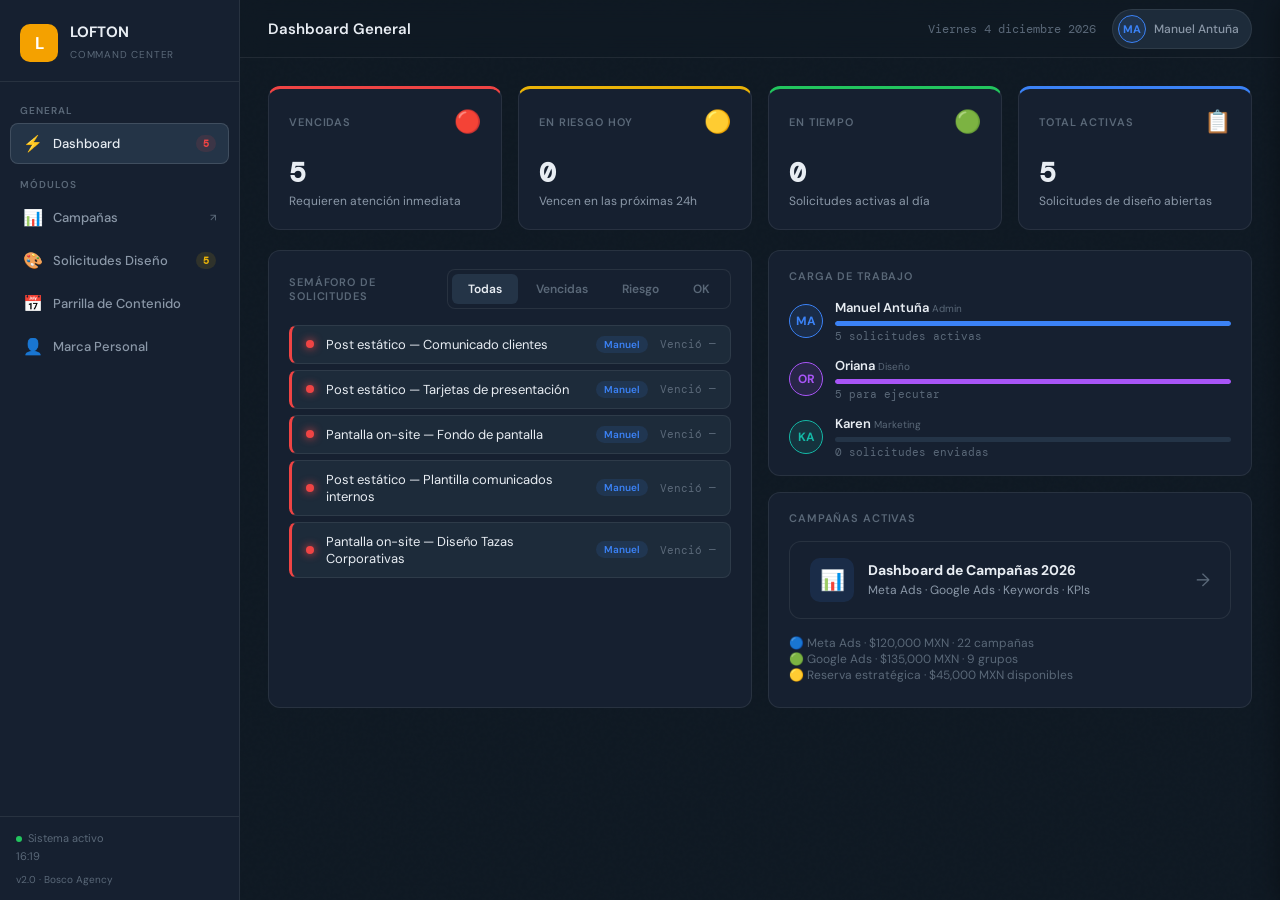
<file: app.html>
<!DOCTYPE html>
<html lang="es">
<head>
<meta charset="UTF-8">
<meta name="viewport" content="width=device-width, initial-scale=1.0">
<title>LOFTON — Command Center 2.0</title>
<link href="https://fonts.googleapis.com/css2?family=DM+Sans:wght@300;400;500;600;700&family=DM+Mono:wght@400;500&display=swap" rel="stylesheet">
<style>
/* ═══════════════ TOKENS ═══════════════ */
:root {
  --dark:        #0F1923;
  --dark-2:      #162030;
  --dark-3:      #1D2B3A;
  --dark-4:      #243447;
  --border:      rgba(255,255,255,.08);
  --border-2:    rgba(255,255,255,.13);
  --accent:      #F4A100;
  --accent-dim:  rgba(244,161,0,.12);
  --blue:        #3B82F6;
  --blue-dim:    rgba(59,130,246,.12);
  --green:       #22C55E;
  --green-dim:   rgba(34,197,94,.12);
  --red:         #EF4444;
  --red-dim:     rgba(239,68,68,.12);
  --yellow:      #EAB308;
  --yellow-dim:  rgba(234,179,8,.12);
  --purple:      #A855F7;
  --purple-dim:  rgba(168,85,247,.12);
  --teal:        #14B8A6;
  --teal-dim:    rgba(20,184,166,.12);
  --text:        #E8EDF3;
  --text-2:      #8B98A8;
  --text-3:      #5A6878;
  --radius:      12px;
  --radius-sm:   8px;
  --radius-lg:   16px;
  --shadow:      0 4px 24px rgba(0,0,0,.4);
  --shadow-sm:   0 2px 12px rgba(0,0,0,.3);
  --font:        'DM Sans', sans-serif;
  --mono:        'DM Mono', monospace;
  --sidebar-w:   240px;
}
* { margin:0; padding:0; box-sizing:border-box; }
body { font-family:var(--font); background:var(--dark); color:var(--text); min-height:100vh; display:flex; overflow:hidden; }

/* ═══ NOISE TEXTURE ═══ */
body::before {
  content:''; position:fixed; inset:0; pointer-events:none; z-index:0;
  background-image: url("data:image/svg+xml,%3Csvg viewBox='0 0 256 256' xmlns='http://www.w3.org/2000/svg'%3E%3Cfilter id='n'%3E%3CfeTurbulence type='fractalNoise' baseFrequency='0.9' numOctaves='4' stitchTiles='stitch'/%3E%3C/filter%3E%3Crect width='100%25' height='100%25' filter='url(%23n)' opacity='0.03'/%3E%3C/svg%3E");
  opacity:.4;
}

/* ═══ SIDEBAR ═══ */
.sidebar {
  width:var(--sidebar-w); height:100vh; background:var(--dark-2);
  border-right:1px solid var(--border); display:flex; flex-direction:column;
  position:fixed; left:0; top:0; z-index:200; flex-shrink:0;
  transition:transform .3s cubic-bezier(.4,0,.2,1);
}
.sidebar-logo {
  padding:22px 20px 18px; display:flex; align-items:center; gap:12px;
  border-bottom:1px solid var(--border);
}
.logo-mark {
  width:38px; height:38px; background:var(--accent); border-radius:10px;
  display:flex; align-items:center; justify-content:center;
  font-weight:700; font-size:17px; color:#fff; letter-spacing:-.5px; flex-shrink:0;
}
.logo-text h1 { font-size:15px; font-weight:700; color:var(--text); }
.logo-text span { font-size:10px; color:var(--text-3); letter-spacing:.08em; text-transform:uppercase; }
.sidebar-nav { flex:1; padding:12px 10px; overflow-y:auto; }
.nav-section { margin-bottom:4px; }
.nav-label { font-size:10px; font-weight:600; color:var(--text-3); text-transform:uppercase;
  letter-spacing:.1em; padding:10px 10px 6px; }
.nav-item {
  display:flex; align-items:center; gap:10px; padding:9px 12px; border-radius:var(--radius-sm);
  font-size:13px; font-weight:500; color:var(--text-2); cursor:pointer;
  transition:all .15s; margin-bottom:2px; border:1px solid transparent; text-decoration:none;
}
.nav-item:hover { background:var(--dark-3); color:var(--text); border-color:var(--border); }
.nav-item.active { background:var(--dark-4); color:var(--text); border-color:var(--border-2); }
.nav-item .nav-icon { font-size:16px; width:20px; text-align:center; flex-shrink:0; }
.nav-item .nav-badge {
  margin-left:auto; font-size:10px; font-weight:700; padding:2px 7px;
  border-radius:20px; background:var(--red-dim); color:var(--red); font-family:var(--mono);
}
.nav-item .nav-badge.warn { background:var(--yellow-dim); color:var(--yellow); }
.sidebar-footer {
  padding:14px 16px; border-top:1px solid var(--border);
  font-size:11px; color:var(--text-3); display:flex; flex-direction:column; gap:4px;
}
.status-dot { width:6px; height:6px; border-radius:50%; background:var(--green); display:inline-block; margin-right:6px; }

/* ═══ MAIN ═══ */
.main { margin-left:var(--sidebar-w); flex:1; height:100vh; overflow-y:auto; position:relative; z-index:1; }
.topbar {
  height:58px; background:rgba(15,25,35,.8); backdrop-filter:blur(12px);
  border-bottom:1px solid var(--border); display:flex; align-items:center;
  padding:0 28px; gap:16px; position:sticky; top:0; z-index:100;
}
.topbar-title { font-size:15px; font-weight:600; color:var(--text); flex:1; }
.topbar-date { font-size:12px; color:var(--text-3); font-family:var(--mono); }
.topbar-user {
  display:flex; align-items:center; gap:8px; padding:5px 12px 5px 5px;
  border-radius:20px; background:var(--dark-3); border:1px solid var(--border); cursor:pointer;
}
.user-avatar {
  width:28px; height:28px; border-radius:50%; background:var(--blue-dim);
  border:1px solid var(--blue); display:flex; align-items:center; justify-content:center;
  font-size:11px; font-weight:700; color:var(--blue);
}
.user-name { font-size:12px; font-weight:500; color:var(--text-2); }

/* ═══ CONTENT PAGES ═══ */
.page { display:none; padding:28px; max-width:1300px; }
.page.active { display:block; }

/* ═══ SECTION HEADER ═══ */
.section-head { margin-bottom:24px; }
.section-head h2 { font-size:22px; font-weight:700; color:var(--text); margin-bottom:4px; }
.section-head p { font-size:13px; color:var(--text-2); }

/* ═══ GRIDS ═══ */
.grid-3 { display:grid; grid-template-columns:repeat(3,1fr); gap:16px; margin-bottom:20px; }
.grid-2 { display:grid; grid-template-columns:repeat(2,1fr); gap:16px; margin-bottom:20px; }
.grid-4 { display:grid; grid-template-columns:repeat(4,1fr); gap:16px; margin-bottom:20px; }
@media(max-width:1100px){ .grid-4{grid-template-columns:repeat(2,1fr);} .grid-3{grid-template-columns:1fr 1fr;} }
@media(max-width:700px){ .grid-4,.grid-3,.grid-2{grid-template-columns:1fr;} }

/* ═══ CARDS ═══ */
.card {
  background:var(--dark-2); border:1px solid var(--border); border-radius:var(--radius);
  transition:border-color .2s;
}
.card:hover { border-color:var(--border-2); }
.card-pad { padding:20px; }
.card-header { padding:18px 20px 0; display:flex; align-items:center; justify-content:space-between; }
.card-body { padding:16px 20px 20px; }
.card-title { font-size:11px; font-weight:600; color:var(--text-3); text-transform:uppercase; letter-spacing:.08em; }
.card-value { font-size:28px; font-weight:700; color:var(--text); line-height:1.1; margin-top:6px; font-family:var(--mono); }
.card-sub { font-size:12px; color:var(--text-2); margin-top:4px; }

/* ═══ STAT CARDS ═══ */
.stat-card { position:relative; overflow:hidden; }
.stat-card::after {
  content:''; position:absolute; inset:0; pointer-events:none;
  border-radius:inherit; transition:opacity .3s;
}
.stat-accent-green { border-top:3px solid var(--green); }
.stat-accent-red   { border-top:3px solid var(--red); }
.stat-accent-yellow{ border-top:3px solid var(--yellow); }
.stat-accent-blue  { border-top:3px solid var(--blue); }
.stat-icon { font-size:22px; }

/* ═══ SEMAFORO / TASK LISTS ═══ */
.semaforo-section { margin-bottom:20px; }
.semaforo-label {
  display:flex; align-items:center; gap:8px; font-size:12px; font-weight:600;
  text-transform:uppercase; letter-spacing:.06em; margin-bottom:10px;
}
.sem-dot { width:8px; height:8px; border-radius:50%; flex-shrink:0; }
.sem-red    { background:var(--red); box-shadow:0 0 8px var(--red); }
.sem-yellow { background:var(--yellow); box-shadow:0 0 8px var(--yellow); }
.sem-green  { background:var(--green); box-shadow:0 0 8px var(--green); }

.task-item {
  display:flex; align-items:center; gap:12px; padding:10px 14px;
  background:var(--dark-3); border-radius:var(--radius-sm); border:1px solid var(--border);
  margin-bottom:6px; cursor:pointer; transition:all .15s;
}
.task-item:hover { border-color:var(--border-2); background:var(--dark-4); }
.task-item.vencida { border-left:3px solid var(--red); }
.task-item.riesgo  { border-left:3px solid var(--yellow); }
.task-item.ok      { border-left:3px solid var(--green); }
.task-label { flex:1; font-size:13px; color:var(--text); }
.task-meta  { font-size:11px; color:var(--text-3); font-family:var(--mono); }
.task-owner { font-size:10px; font-weight:600; padding:2px 8px; border-radius:20px; }
.own-manuel  { background:var(--blue-dim); color:var(--blue); }
.own-oriana  { background:var(--purple-dim); color:var(--purple); }
.own-karen   { background:var(--teal-dim); color:var(--teal); }

/* ═══ CARGA PERSONAS ═══ */
.workload-card { padding:16px 20px; }
.person-row { display:flex; align-items:center; gap:12px; margin-bottom:14px; }
.person-row:last-child { margin-bottom:0; }
.person-avatar {
  width:34px; height:34px; border-radius:50%; display:flex; align-items:center;
  justify-content:center; font-size:12px; font-weight:700; flex-shrink:0;
}
.pa-manuel { background:var(--blue-dim); color:var(--blue); border:1px solid var(--blue); }
.pa-oriana { background:var(--purple-dim); color:var(--purple); border:1px solid var(--purple); }
.pa-karen  { background:var(--teal-dim); color:var(--teal); border:1px solid var(--teal); }
.person-info { flex:1; }
.person-name { font-size:13px; font-weight:600; color:var(--text); margin-bottom:5px; }
.progress-bar { height:5px; background:var(--dark-4); border-radius:3px; overflow:hidden; }
.progress-fill { height:100%; border-radius:3px; transition:width .5s cubic-bezier(.4,0,.2,1); }
.progress-count { font-size:11px; color:var(--text-3); margin-top:3px; font-family:var(--mono); }
.pf-blue   { background:var(--blue); }
.pf-purple { background:var(--purple); }
.pf-teal   { background:var(--teal); }

/* ═══ BADGE / CHIPS ═══ */
.badge { display:inline-flex; align-items:center; padding:3px 10px; border-radius:20px; font-size:11px; font-weight:600; white-space:nowrap; }
.b-red    { background:var(--red-dim);    color:var(--red); }
.b-yellow { background:var(--yellow-dim); color:var(--yellow); }
.b-green  { background:var(--green-dim);  color:var(--green); }
.b-blue   { background:var(--blue-dim);   color:var(--blue); }
.b-purple { background:var(--purple-dim); color:var(--purple); }
.b-teal   { background:var(--teal-dim);   color:var(--teal); }
.b-accent { background:var(--accent-dim); color:var(--accent); }

/* ═══ DIVIDER ═══ */
.divider { border:none; border-top:1px solid var(--border); margin:20px 0; }

/* ═══ DESIGN REQUESTS MODULE ═══ */
.toolbar {
  display:flex; gap:10px; align-items:center; margin-bottom:20px; flex-wrap:wrap;
}
.btn {
  display:inline-flex; align-items:center; gap:6px; padding:8px 16px;
  border-radius:var(--radius-sm); font-size:13px; font-weight:600; cursor:pointer;
  border:1px solid var(--border-2); background:var(--dark-3); color:var(--text);
  transition:all .15s; font-family:var(--font);
}
.btn:hover { background:var(--dark-4); border-color:var(--border-2); }
.btn-primary { background:var(--accent); color:#000; border-color:var(--accent); }
.btn-primary:hover { background:#d48e00; border-color:#d48e00; }
.btn-sm { padding:5px 11px; font-size:12px; }
.filter-bar { display:flex; gap:8px; flex-wrap:wrap; align-items:center; }
.filter-select, .filter-input {
  padding:7px 12px; border-radius:var(--radius-sm); font-size:12px;
  background:var(--dark-3); border:1px solid var(--border-2); color:var(--text);
  font-family:var(--font); outline:none; cursor:pointer; transition:border .15s;
}
.filter-select:focus, .filter-input:focus { border-color:var(--accent); }
.count-label { font-size:12px; color:var(--text-3); font-family:var(--mono); margin-left:auto; }

/* ═══ TABLE ═══ */
.table-wrap { overflow-x:auto; border-radius:var(--radius); border:1px solid var(--border); }
table { width:100%; border-collapse:collapse; font-size:13px; }
thead th {
  background:var(--dark-3); color:var(--text-2); padding:10px 14px;
  text-align:left; font-weight:600; font-size:11px; text-transform:uppercase;
  letter-spacing:.06em; white-space:nowrap; border-bottom:1px solid var(--border);
}
tbody tr { border-bottom:1px solid var(--border); transition:background .12s; }
tbody tr:hover { background:var(--dark-3); }
tbody tr:last-child { border-bottom:none; }
td { padding:11px 14px; vertical-align:middle; }
.td-bold { font-weight:600; color:var(--text); }
.td-mono { font-family:var(--mono); font-size:12px; color:var(--text-2); }
.td-actions { display:flex; gap:6px; }

/* ═══ PRIORITY INDICATORS ═══ */
.prio-dot { width:8px; height:8px; border-radius:50%; display:inline-block; margin-right:6px; }
.prio-urgente  { background:var(--red); box-shadow:0 0 6px var(--red); }
.prio-alta     { background:var(--yellow); }
.prio-media    { background:var(--blue); }
.prio-baja     { background:var(--text-3); }

/* ═══ MODAL ═══ */
.modal-overlay {
  position:fixed; inset:0; background:rgba(0,0,0,.7); backdrop-filter:blur(4px);
  z-index:1000; display:flex; align-items:center; justify-content:center;
  opacity:0; pointer-events:none; transition:opacity .2s;
}
.modal-overlay.open { opacity:1; pointer-events:all; }
.modal {
  background:var(--dark-2); border:1px solid var(--border-2); border-radius:var(--radius-lg);
  width:560px; max-width:95vw; max-height:90vh; overflow-y:auto;
  transform:translateY(20px) scale(.97); transition:all .25s cubic-bezier(.4,0,.2,1);
  box-shadow:0 24px 80px rgba(0,0,0,.6);
}
.modal-overlay.open .modal { transform:translateY(0) scale(1); }
.modal-header {
  padding:22px 24px 0; display:flex; align-items:center; justify-content:space-between;
  border-bottom:1px solid var(--border); padding-bottom:18px; margin-bottom:0;
}
.modal-title { font-size:17px; font-weight:700; color:var(--text); }
.modal-close {
  width:30px; height:30px; border-radius:var(--radius-sm); background:var(--dark-3);
  border:1px solid var(--border); cursor:pointer; font-size:16px; color:var(--text-2);
  display:flex; align-items:center; justify-content:center; transition:all .15s;
}
.modal-close:hover { background:var(--dark-4); color:var(--text); }
.modal-body { padding:22px 24px; }
.modal-footer { padding:16px 24px; border-top:1px solid var(--border); display:flex; gap:10px; justify-content:flex-end; }

/* ═══ FORM ═══ */
.form-group { margin-bottom:16px; }
.form-label { display:block; font-size:12px; font-weight:600; color:var(--text-2); margin-bottom:6px; text-transform:uppercase; letter-spacing:.05em; }
.form-input, .form-select, .form-textarea {
  width:100%; padding:10px 14px; border-radius:var(--radius-sm); font-size:13px;
  background:var(--dark-3); border:1px solid var(--border-2); color:var(--text);
  font-family:var(--font); outline:none; transition:border .15s;
}
.form-input:focus, .form-select:focus, .form-textarea:focus { border-color:var(--accent); }
.form-textarea { resize:vertical; min-height:80px; line-height:1.5; }
.form-row { display:grid; grid-template-columns:1fr 1fr; gap:12px; }
.form-hint { font-size:11px; color:var(--text-3); margin-top:4px; }
.form-select option { background:var(--dark-3); }

/* ═══ URGENTE BANNER ═══ */
.urgente-banner {
  background:linear-gradient(90deg, rgba(239,68,68,.15), rgba(239,68,68,.05));
  border:1px solid rgba(239,68,68,.3); border-radius:var(--radius-sm);
  padding:12px 16px; margin-bottom:16px; display:flex; align-items:center; gap:10px;
  font-size:13px; color:var(--red); display:none;
}
.urgente-banner.show { display:flex; }
.pulse { animation:pulse 1.5s ease-in-out infinite; }
@keyframes pulse { 0%,100%{opacity:1} 50%{opacity:.5} }

/* ═══ TABS ═══ */
.tabs { display:flex; gap:2px; margin-bottom:20px; background:var(--dark-2); border-radius:var(--radius-sm); padding:4px; border:1px solid var(--border); width:fit-content; }
.tab-btn { padding:7px 16px; border-radius:6px; font-size:12px; font-weight:600; cursor:pointer; border:none; background:none; color:var(--text-3); transition:all .15s; font-family:var(--font); }
.tab-btn.active { background:var(--dark-4); color:var(--text); }

/* ═══ EMPTY STATE ═══ */
.empty-state { text-align:center; padding:48px 24px; color:var(--text-3); }
.empty-state .empty-icon { font-size:36px; margin-bottom:12px; }
.empty-state p { font-size:13px; }

/* ═══ TOOLTIP ═══ */
.tooltip-wrap { position:relative; display:inline-flex; }
.tooltip { position:absolute; bottom:calc(100% + 6px); left:50%; transform:translateX(-50%); background:var(--dark-4); border:1px solid var(--border-2); border-radius:6px; padding:5px 10px; font-size:11px; white-space:nowrap; color:var(--text-2); pointer-events:none; opacity:0; transition:opacity .15s; z-index:50; }
.tooltip-wrap:hover .tooltip { opacity:1; }

/* ═══ CAMPAÑAS LINK ═══ */
.module-link {
  display:flex; align-items:center; gap:14px; padding:16px 20px;
  background:var(--dark-2); border:1px solid var(--border); border-radius:var(--radius);
  text-decoration:none; color:var(--text); transition:all .2s; margin-bottom:12px;
}
.module-link:hover { border-color:var(--border-2); background:var(--dark-3); transform:translateX(4px); }
.ml-icon { width:44px; height:44px; border-radius:10px; display:flex; align-items:center; justify-content:center; font-size:20px; flex-shrink:0; }
.ml-info h3 { font-size:14px; font-weight:700; margin-bottom:3px; }
.ml-info p { font-size:12px; color:var(--text-2); }
.ml-arrow { margin-left:auto; font-size:18px; color:var(--text-3); }

/* ═══ DETAIL PANEL ═══ */
.detail-panel {
  position:fixed; right:0; top:0; width:420px; height:100vh; background:var(--dark-2);
  border-left:1px solid var(--border-2); z-index:300; transform:translateX(100%);
  transition:transform .3s cubic-bezier(.4,0,.2,1); overflow-y:auto; box-shadow:var(--shadow);
}
.detail-panel.open { transform:translateX(0); }
.detail-header { padding:22px 24px; border-bottom:1px solid var(--border); display:flex; align-items:center; justify-content:space-between; }
.detail-body { padding:24px; }
.detail-field { margin-bottom:18px; }
.detail-field label { display:block; font-size:11px; font-weight:600; text-transform:uppercase; letter-spacing:.06em; color:var(--text-3); margin-bottom:5px; }
.detail-field p { font-size:13px; color:var(--text); line-height:1.6; }

/* ═══ NOTIFICATION TOAST ═══ */
.toast {
  position:fixed; bottom:24px; right:24px; background:var(--dark-2); border:1px solid var(--border-2);
  border-radius:var(--radius); padding:14px 18px; font-size:13px; color:var(--text);
  box-shadow:var(--shadow); z-index:2000; transform:translateY(80px); opacity:0;
  transition:all .3s cubic-bezier(.4,0,.2,1); max-width:320px;
  display:flex; align-items:center; gap:10px;
}
.toast.show { transform:translateY(0); opacity:1; }
.toast.success { border-left:3px solid var(--green); }
.toast.error   { border-left:3px solid var(--red); }
.toast.warning { border-left:3px solid var(--yellow); }

/* ═══ PHASE 2: PARRILLA ═══ */
.cal-cell-day {
  min-height:100px; border-right:1px solid var(--border); border-bottom:1px solid var(--border);
  padding:6px; position:relative; transition:background .15s; cursor:pointer;
}
.cal-cell-day:hover { background:var(--dark-3); }
.cal-cell-day.other-month { opacity:.3; }
.cal-cell-day.today { background:rgba(244,161,0,.06); }
.cal-cell-day.today .day-num { color:var(--accent); font-weight:700; }
.cal-cell-day:nth-child(7n) { border-right:none; }
.day-num { font-size:11px; color:var(--text-3); margin-bottom:4px; font-family:var(--mono); }
.cal-post-chip {
  font-size:10px; font-weight:600; padding:2px 6px; border-radius:4px;
  margin-bottom:2px; white-space:nowrap; overflow:hidden; text-overflow:ellipsis;
  cursor:pointer; display:block; line-height:1.4;
}
.chip-organico  { background:rgba(34,197,94,.15); color:var(--green); }
.chip-meta      { background:rgba(59,130,246,.15); color:var(--blue); }
.chip-google    { background:rgba(20,184,166,.15); color:var(--teal); }
.chip-linkedin  { background:rgba(168,85,247,.15); color:var(--purple); }
.chip-email     { background:rgba(244,161,0,.15); color:var(--accent); }
.cal-add-btn {
  position:absolute; bottom:4px; right:4px; width:18px; height:18px;
  border-radius:4px; background:var(--dark-4); border:1px solid var(--border);
  font-size:12px; cursor:pointer; display:none; align-items:center; justify-content:center;
  color:var(--text-3); line-height:1;
}
.cal-cell-day:hover .cal-add-btn { display:flex; }

/* Instagram-style post card */
.post-card {
  background:var(--dark-2); border:1px solid var(--border); border-radius:var(--radius);
  overflow:hidden; transition:all .2s; cursor:pointer;
}
.post-card:hover { border-color:var(--border-2); transform:translateY(-2px); box-shadow:var(--shadow-sm); }
.post-card-img {
  width:100%; aspect-ratio:1; background:var(--dark-3);
  display:flex; align-items:center; justify-content:center;
  font-size:32px; position:relative; overflow:hidden;
}
.post-card-img img { width:100%; height:100%; object-fit:cover; }
.post-card-img .no-img { opacity:.3; }
.post-card-body { padding:12px; }
.post-card-meta { display:flex; align-items:center; gap:6px; margin-bottom:8px; flex-wrap:wrap; }
.post-card-copy { font-size:12px; color:var(--text-2); line-height:1.5; }
.post-card-copy strong { color:var(--text); }
.post-status-bar {
  display:flex; align-items:center; justify-content:space-between;
  padding:8px 12px; border-top:1px solid var(--border); background:var(--dark-3);
}

/* Status colors */
.s-pendiente  { background:rgba(107,114,128,.15); color:var(--text-3); }
.s-lista      { background:rgba(59,130,246,.15); color:var(--blue); }
.s-diseno     { background:rgba(168,85,247,.15); color:var(--purple); }
.s-falta-info { background:rgba(239,68,68,.15); color:var(--red); }
.s-revision   { background:rgba(234,179,8,.15); color:var(--yellow); }
.s-programado { background:rgba(20,184,166,.15); color:var(--teal); }
.s-publicado  { background:rgba(34,197,94,.15); color:var(--green); }

/* ═══ PHASE 2: MARCA PERSONAL ═══ */
.marca-card {
  background:var(--dark-2); border:1px solid var(--border); border-radius:var(--radius);
  overflow:hidden; transition:all .2s;
}
.marca-card:hover { border-color:var(--border-2); }
.marca-card-header {
  padding:16px 18px; border-bottom:1px solid var(--border);
  display:flex; align-items:center; justify-content:space-between; gap:12px;
}
.gerente-pill {
  display:flex; align-items:center; gap:8px;
}
.gerente-ava {
  width:36px; height:36px; border-radius:50%; display:flex; align-items:center;
  justify-content:center; font-size:13px; font-weight:700; flex-shrink:0;
}
.marca-tipo-tag { font-size:10px; font-weight:700; padding:2px 8px; border-radius:20px; }
.marca-body { padding:16px 18px; }
.marca-titulo { font-size:14px; font-weight:700; color:var(--text); margin-bottom:8px; line-height:1.4; }
.marca-content { font-size:12px; color:var(--text-2); line-height:1.6; max-height:80px; overflow:hidden; position:relative; }
.marca-content::after { content:''; position:absolute; bottom:0; left:0; right:0; height:30px; background:linear-gradient(transparent,var(--dark-2)); }
.marca-footer { padding:10px 18px; border-top:1px solid var(--border); display:flex; align-items:center; justify-content:space-between; }

/* LinkedIn Preview (in modal) */
#li-preview { font-size:13px; color:#e0e0e0; }
.li-header { display:flex; align-items:center; gap:10px; margin-bottom:12px; }
.li-ava { width:44px; height:44px; border-radius:50%; background:#2a5298; display:flex; align-items:center; justify-content:center; font-weight:700; font-size:14px; color:#fff; flex-shrink:0; }
.li-name { font-weight:700; font-size:14px; color:#fff; }
.li-cargo { font-size:11px; color:#9ba5b0; }
.li-time { font-size:11px; color:#9ba5b0; }
.li-body { font-size:13px; line-height:1.65; color:#cdd3da; margin-bottom:10px; }
.li-body h2 { font-size:15px; color:#fff; margin:12px 0 6px; }
.li-body h3 { font-size:13px; color:#e0e0e0; margin:10px 0 4px; }
.li-image { width:100%; background:#12213a; border-radius:6px; margin:8px 0; min-height:80px; display:flex; align-items:center; justify-content:center; font-size:11px; color:#5a6878; border:1px dashed #2a3a4a; }
.li-hashtags { font-size:12px; color:#4a9eff; margin-top:8px; }
.li-actions { display:flex; gap:16px; margin-top:12px; padding-top:10px; border-top:1px solid #2a3a4a; }
.li-action { font-size:11px; color:#9ba5b0; display:flex; align-items:center; gap:4px; }

::-webkit-scrollbar { width:5px; }
::-webkit-scrollbar-track { background:transparent; }
::-webkit-scrollbar-thumb { background:var(--dark-4); border-radius:3px; }
::-webkit-scrollbar-thumb:hover { background:var(--text-3); }

/* ═══ ANIMATIONS ═══ */
@keyframes fadeInUp { from{opacity:0;transform:translateY(12px)} to{opacity:1;transform:translateY(0)} }
.animate-in { animation:fadeInUp .3s ease forwards; }
.stagger > * { opacity:0; animation:fadeInUp .3s ease forwards; }
.stagger > *:nth-child(1){animation-delay:.05s}
.stagger > *:nth-child(2){animation-delay:.1s}
.stagger > *:nth-child(3){animation-delay:.15s}
.stagger > *:nth-child(4){animation-delay:.2s}
.stagger > *:nth-child(5){animation-delay:.25s}
.stagger > *:nth-child(6){animation-delay:.3s}
</style>
</head>
<body>

<!-- ═══════════ SIDEBAR ═══════════ -->
<aside class="sidebar" id="sidebar">
  <div class="sidebar-logo">
    <div class="logo-mark">L</div>
    <div class="logo-text">
      <h1>LOFTON</h1>
      <span>Command Center</span>
    </div>
  </div>
  <nav class="sidebar-nav">
    <div class="nav-section">
      <div class="nav-label">General</div>
      <div class="nav-item active" data-page="dashboard" onclick="showPage('dashboard',this)">
        <span class="nav-icon">⚡</span> Dashboard
        <span class="nav-badge" id="badge-vencidas">0</span>
      </div>
    </div>
    <div class="nav-section">
      <div class="nav-label">Módulos</div>
      <a class="nav-item" href="index.html" target="_blank">
        <span class="nav-icon">📊</span> Campañas
        <span style="margin-left:auto;font-size:10px;color:var(--text-3)">↗</span>
      </a>
      <div class="nav-item" data-page="diseno" onclick="showPage('diseno',this)">
        <span class="nav-icon">🎨</span> Solicitudes Diseño
        <span class="nav-badge warn" id="badge-diseno">0</span>
      </div>
      <div class="nav-item" data-page="parrilla" onclick="showPage('parrilla',this)">
        <span class="nav-icon">📅</span> Parrilla de Contenido
      </div>
      <div class="nav-item" data-page="marca" onclick="showPage('marca',this)">
        <span class="nav-icon">👤</span> Marca Personal
      </div>
    </div>
  </nav>
  <div class="sidebar-footer">
    <div><span class="status-dot"></span>Sistema activo</div>
    <div id="footer-date" style="color:var(--text-3)"></div>
    <div style="margin-top:6px;font-size:10px;color:var(--text-3)">v2.0 · Bosco Agency</div>
  </div>
</aside>

<!-- ═══════════ TOPBAR ═══════════ -->
<div class="main">
<div class="topbar">
  <div class="topbar-title" id="topbar-title">Dashboard General</div>
  <div class="topbar-date" id="topbar-date"></div>
  <div class="topbar-user">
    <div class="user-avatar">MA</div>
    <span class="user-name">Manuel Antu&ntilde;a</span>
  </div>
</div>

<!-- ═══════════════════════════
     PAGE: DASHBOARD
═══════════════════════════ -->
<div id="page-dashboard" class="page active" style="padding:28px">

  <!-- KPI Row -->
  <div class="grid-4 stagger" id="kpi-row">
    <div class="card stat-card stat-accent-red">
      <div class="card-header"><div class="card-title">Vencidas</div><span class="stat-icon">🔴</span></div>
      <div class="card-body"><div class="card-value" id="kpi-vencidas">0</div><div class="card-sub">Requieren atención inmediata</div></div>
    </div>
    <div class="card stat-card stat-accent-yellow">
      <div class="card-header"><div class="card-title">En riesgo hoy</div><span class="stat-icon">🟡</span></div>
      <div class="card-body"><div class="card-value" id="kpi-riesgo">0</div><div class="card-sub">Vencen en las próximas 24h</div></div>
    </div>
    <div class="card stat-card stat-accent-green">
      <div class="card-header"><div class="card-title">En tiempo</div><span class="stat-icon">🟢</span></div>
      <div class="card-body"><div class="card-value" id="kpi-ok">0</div><div class="card-sub">Solicitudes activas al día</div></div>
    </div>
    <div class="card stat-card stat-accent-blue">
      <div class="card-header"><div class="card-title">Total activas</div><span class="stat-icon">📋</span></div>
      <div class="card-body"><div class="card-value" id="kpi-total">0</div><div class="card-sub">Solicitudes de diseño abiertas</div></div>
    </div>
  </div>

  <div class="grid-2">
    <!-- Semáforo de tareas -->
    <div class="card">
      <div class="card-header" style="margin-bottom:16px">
        <div class="card-title">Semáforo de solicitudes</div>
        <div class="tabs" style="margin-bottom:0">
          <button class="tab-btn active" onclick="filterSem('todas',this)">Todas</button>
          <button class="tab-btn" onclick="filterSem('vencida',this)">Vencidas</button>
          <button class="tab-btn" onclick="filterSem('riesgo',this)">Riesgo</button>
          <button class="tab-btn" onclick="filterSem('ok',this)">OK</button>
        </div>
      </div>
      <div class="card-body" style="padding-top:0">
        <div id="task-list-sem"></div>
      </div>
    </div>

    <!-- Carga por persona + upcoming -->
    <div style="display:flex;flex-direction:column;gap:16px">
      <div class="card">
        <div class="card-header"><div class="card-title">Carga de trabajo</div></div>
        <div class="workload-card" id="workload-section">
          <!-- Populated by JS -->
        </div>
      </div>
      <div class="card">
        <div class="card-header"><div class="card-title">Campañas activas</div></div>
        <div class="card-body">
          <a class="module-link" href="index.html" target="_blank">
            <div class="ml-icon" style="background:var(--blue-dim)">📊</div>
            <div class="ml-info">
              <h3>Dashboard de Campañas 2026</h3>
              <p>Meta Ads · Google Ads · Keywords · KPIs</p>
            </div>
            <span class="ml-arrow">→</span>
          </a>
          <div style="font-size:12px;color:var(--text-3);padding:4px 0">
            🔵 Meta Ads · $120,000 MXN · 22 campañas<br>
            🟢 Google Ads · $135,000 MXN · 9 grupos<br>
            🟡 Reserva estratégica · $45,000 MXN disponibles
          </div>
        </div>
      </div>
    </div>
  </div>
</div><!-- /page-dashboard -->

<!-- ═══════════════════════════
     PAGE: SOLICITUDES DISEÑO
═══════════════════════════ -->
<div id="page-diseno" class="page" style="padding:28px">
  <div class="section-head">
    <h2>🎨 Solicitudes de Diseño</h2>
    <p>Gestión de briefs creativos · Oriana puede editar fechas y estatus</p>
  </div>

  <div id="urgente-banner" class="urgente-banner">
    <span class="pulse">🚨</span>
    <span id="urgente-text">Hay solicitudes urgentes sin atender</span>
  </div>

  <div class="toolbar">
    <button class="btn btn-primary" onclick="openModal()">+ Nueva solicitud</button>
    <div class="filter-bar">
      <select class="filter-select" id="filter-prio" onchange="renderDesignTable()">
        <option value="">Todas las prioridades</option>
        <option value="Urgente">🔴 Urgente</option>
        <option value="Alta">🟡 Alta</option>
        <option value="Media">🔵 Media</option>
        <option value="Baja">⚪ Baja</option>
      </select>
      <select class="filter-select" id="filter-status" onchange="renderDesignTable()">
        <option value="">Todos los estatus</option>
        <option value="Pendiente">Pendiente</option>
        <option value="En proceso">En proceso</option>
        <option value="En revisión">En revisión</option>
        <option value="Entregado">Entregado</option>
      </select>
      <select class="filter-select" id="filter-area" onchange="renderDesignTable()">
        <option value="">Todas las áreas</option>
        <option value="Meta Ads">Meta Ads</option>
        <option value="Google Ads">Google Ads</option>
        <option value="LinkedIn">LinkedIn</option>
        <option value="Parrilla Orgánica">Parrilla Orgánica</option>
        <option value="Brand">Brand</option>
      </select>
      <input class="filter-input" id="filter-search" placeholder="Buscar..." oninput="renderDesignTable()" style="width:160px">
    </div>
    <span class="count-label" id="design-count">0 solicitudes</span>
  </div>

  <div class="card">
    <div class="table-wrap" style="border:none">
      <table id="design-table">
        <thead>
          <tr>
            <th>Prioridad</th>
            <th>Solicitud</th>
            <th>Tipo</th>
            <th>Área / Canal</th>
            <th>Solicitada</th>
            <th>Entrega</th>
            <th>Estatus</th>
            <th>Acciones</th>
          </tr>
        </thead>
        <tbody id="design-tbody"></tbody>
      </table>
    </div>
  </div>
</div><!-- /page-diseno -->

<!-- ═══════════════════════════
     PAGE: PARRILLA DE CONTENIDO
═══════════════════════════ -->
<div id="page-parrilla" class="page" style="padding:28px">
  <div class="section-head" style="display:flex;align-items:flex-start;justify-content:space-between;flex-wrap:wrap;gap:12px">
    <div>
      <h2>📅 Parrilla de Contenido</h2>
      <p>Calendario editorial mensual · Orgánico + Meta Ads + Google Ads</p>
    </div>
    <div style="display:flex;gap:8px;align-items:center">
      <div class="tabs" style="margin:0">
        <button class="tab-btn active" onclick="setParrillaView('calendario',this)">📅 Calendario</button>
        <button class="tab-btn" onclick="setParrillaView('grid',this)">⊞ Grid</button>
      </div>
      <button class="btn btn-primary" onclick="openPostModal()">+ Nuevo post</button>
    </div>
  </div>

  <!-- Month nav -->
  <div style="display:flex;align-items:center;gap:12px;margin-bottom:20px">
    <button class="btn btn-sm" onclick="changeMonth(-1)">← Ant</button>
    <div style="font-size:16px;font-weight:700;color:var(--text);min-width:160px;text-align:center" id="cal-month-label"></div>
    <button class="btn btn-sm" onclick="changeMonth(1)">Sig →</button>
    <div style="margin-left:auto;display:flex;gap:6px;flex-wrap:wrap" id="parrilla-filters">
      <select class="filter-select" id="pf-area" onchange="renderParrilla()">
        <option value="">Todas las áreas</option>
        <option>Meta Ads</option><option>Google Ads</option>
        <option>Orgánico</option><option>LinkedIn</option><option>Email</option>
      </select>
      <select class="filter-select" id="pf-status" onchange="renderParrilla()">
        <option value="">Todos los estatus</option>
        <option>Pendiente de conceptualización</option>
        <option>Lista para diseño</option>
        <option>En diseño</option>
        <option>Falta info cliente</option>
        <option>En revisión</option>
        <option>Programado</option>
        <option>Publicado</option>
      </select>
    </div>
  </div>

  <!-- CALENDAR VIEW -->
  <div id="parrilla-calendar-view">
    <div class="card" style="overflow:hidden">
      <!-- Day headers -->
      <div id="cal-day-headers" style="display:grid;grid-template-columns:repeat(7,1fr);border-bottom:1px solid var(--border)">
        <div style="padding:10px;text-align:center;font-size:11px;font-weight:700;color:var(--text-3);text-transform:uppercase;letter-spacing:.06em">Lun</div>
        <div style="padding:10px;text-align:center;font-size:11px;font-weight:700;color:var(--text-3);text-transform:uppercase;letter-spacing:.06em">Mar</div>
        <div style="padding:10px;text-align:center;font-size:11px;font-weight:700;color:var(--text-3);text-transform:uppercase;letter-spacing:.06em">Mié</div>
        <div style="padding:10px;text-align:center;font-size:11px;font-weight:700;color:var(--text-3);text-transform:uppercase;letter-spacing:.06em">Jue</div>
        <div style="padding:10px;text-align:center;font-size:11px;font-weight:700;color:var(--text-3);text-transform:uppercase;letter-spacing:.06em">Vie</div>
        <div style="padding:10px;text-align:center;font-size:11px;font-weight:700;color:var(--text-3);text-transform:uppercase;letter-spacing:.06em">Sáb</div>
        <div style="padding:10px;text-align:center;font-size:11px;font-weight:700;color:var(--text-3);text-transform:uppercase;letter-spacing:.06em">Dom</div>
      </div>
      <div id="cal-grid-cells" style="display:grid;grid-template-columns:repeat(7,1fr)"></div>
    </div>
  </div>

  <!-- GRID VIEW -->
  <div id="parrilla-grid-view" style="display:none">
    <div id="post-grid" style="display:grid;grid-template-columns:repeat(auto-fill,minmax(260px,1fr));gap:16px"></div>
    <div id="post-grid-empty" class="empty-state" style="display:none">
      <div class="empty-icon">📭</div>
      <p>No hay posts para este mes.<br>Crea el primero con el botón "+ Nuevo post".</p>
    </div>
  </div>
</div>

<!-- ═══════════════════════════
     PAGE: MARCA PERSONAL
═══════════════════════════ -->
<div id="page-marca" class="page" style="padding:28px">
  <div class="section-head" style="display:flex;align-items:flex-start;justify-content:space-between;flex-wrap:wrap;gap:12px">
    <div>
      <h2>👤 Marca Personal — LinkedIn</h2>
      <p>Contenido para gerentes · Artículos · Posts · Previsualización LinkedIn</p>
    </div>
    <button class="btn btn-primary" onclick="openMarcaModal()">+ Nuevo contenido</button>
  </div>

  <!-- Gerentes pills -->
  <div style="display:flex;gap:8px;margin-bottom:20px;flex-wrap:wrap" id="gerente-tabs">
    <button class="btn active" id="gtab-todos" onclick="filterMarca('todos',this)" style="font-size:12px">Todos</button>
  </div>

  <div class="grid-2" id="marca-grid">
    <!-- Populated by JS -->
  </div>
  <div id="marca-empty" class="empty-state" style="display:none">
    <div class="empty-icon">✍️</div>
    <p>No hay contenido aún. Crea el primero con "+ Nuevo contenido".</p>
  </div>
</div>

<!-- ══════════════════════════════════════════════
     MODAL: NUEVO POST (PARRILLA)
══════════════════════════════════════════════ -->
<div class="modal-overlay" id="post-modal-overlay" onclick="closePostModalOnOverlay(event)">
  <div class="modal" style="width:620px">
    <div class="modal-header">
      <div class="modal-title" id="post-modal-title">Nuevo post</div>
      <div class="modal-close" onclick="closePostModal()">✕</div>
    </div>
    <div class="modal-body">
      <input type="hidden" id="post-edit-id">
      <div class="form-row">
        <div class="form-group">
          <label class="form-label">Área / Canal *</label>
          <select class="form-select" id="pf-canal-input">
            <option>Orgánico</option><option>Meta Ads</option>
            <option>Google Ads</option><option>LinkedIn</option><option>Email</option>
          </select>
        </div>
        <div class="form-group">
          <label class="form-label">Departamento / Servicio *</label>
          <select class="form-select" id="pf-dept">
            <option>Auditoría</option><option>Fiscal</option><option>Nómina</option>
            <option>Laboral</option><option>Corporativo</option><option>Contabilidad</option><option>General / Brand</option>
          </select>
        </div>
      </div>
      <div class="form-row">
        <div class="form-group">
          <label class="form-label">Fecha de publicación *</label>
          <input class="form-input" id="pf-fecha" type="date">
        </div>
        <div class="form-group">
          <label class="form-label">Tipo de contenido</label>
          <select class="form-select" id="pf-tipo">
            <option>Post imagen</option><option>Carrusel</option><option>Reel / Video</option>
            <option>Story</option><option>Artículo</option><option>Infografía</option>
          </select>
        </div>
      </div>
      <div class="form-group">
        <label class="form-label">Copy in (gancho / headline) *</label>
        <textarea class="form-textarea" id="pf-copy-in" placeholder="Primera línea que ve el usuario antes de 'ver más'..." style="min-height:60px"></textarea>
      </div>
      <div class="form-group">
        <label class="form-label">Copy out (cuerpo del post)</label>
        <textarea class="form-textarea" id="pf-copy-out" placeholder="Desarrollo del mensaje, argumentos, CTA..." style="min-height:90px"></textarea>
      </div>
      <div class="form-group">
        <label class="form-label">Link de OneDrive (creativo)</label>
        <input class="form-input" id="pf-onedrive" type="url" placeholder="https://1drv.ms/...">
        <div class="form-hint">Al guardar el link, se mostrará en el preview del post</div>
      </div>
      <div class="form-group">
        <label class="form-label">Estatus</label>
        <select class="form-select" id="pf-status-input">
          <option>Pendiente de conceptualización</option>
          <option>Lista para diseño</option>
          <option>En diseño</option>
          <option>Falta info cliente</option>
          <option>En revisión</option>
          <option>Programado</option>
          <option>Publicado</option>
        </select>
      </div>
    </div>
    <div class="modal-footer">
      <button class="btn" onclick="closePostModal()">Cancelar</button>
      <button class="btn btn-primary" onclick="savePost()">Guardar post</button>
    </div>
  </div>
</div>

<!-- ══════════════════════════════════════════════
     MODAL: NUEVO CONTENIDO MARCA PERSONAL
══════════════════════════════════════════════ -->
<div class="modal-overlay" id="marca-modal-overlay" onclick="closeMarcaModalOnOverlay(event)">
  <div class="modal" style="width:680px;max-height:92vh">
    <div class="modal-header">
      <div class="modal-title" id="marca-modal-title">Nuevo contenido LinkedIn</div>
      <div class="modal-close" onclick="closeMarcaModal()">✕</div>
    </div>
    <div class="modal-body">
      <input type="hidden" id="marca-edit-id">
      <div class="form-row">
        <div class="form-group">
          <label class="form-label">Gerente / Autor *</label>
          <input class="form-input" id="mc-gerente" placeholder="Nombre del gerente">
        </div>
        <div class="form-group">
          <label class="form-label">Cargo</label>
          <input class="form-input" id="mc-cargo" placeholder="Director General, Socio Fiscal...">
        </div>
      </div>
      <div class="form-row">
        <div class="form-group">
          <label class="form-label">Tipo *</label>
          <select class="form-select" id="mc-tipo">
            <option>Post texto</option>
            <option>Post con imagen / carrusel</option>
            <option>Artículo (blog)</option>
          </select>
        </div>
        <div class="form-group">
          <label class="form-label">Área temática</label>
          <select class="form-select" id="mc-area">
            <option>Fiscal</option><option>Auditoría</option><option>Laboral</option>
            <option>Corporativo</option><option>Nómina</option><option>Liderazgo</option><option>General</option>
          </select>
        </div>
      </div>
      <div class="form-group">
        <label class="form-label">Título / Headline *</label>
        <input class="form-input" id="mc-titulo" placeholder="Ej: 3 señales de que tu empresa necesita un gobierno corporativo">
      </div>
      <div class="form-group">
        <label class="form-label">Contenido *</label>
        <div id="mc-editor-toolbar" style="display:flex;gap:4px;margin-bottom:6px;flex-wrap:wrap">
          <button type="button" class="btn btn-sm" onclick="execFmt('bold')" title="Negrita"><b>B</b></button>
          <button type="button" class="btn btn-sm" onclick="execFmt('italic')" title="Itálica"><i>I</i></button>
          <button type="button" class="btn btn-sm" onclick="insertHeading('h2')" title="H2">H2</button>
          <button type="button" class="btn btn-sm" onclick="insertHeading('h3')" title="H3">H3</button>
          <button type="button" class="btn btn-sm" onclick="execFmt('insertUnorderedList')" title="Lista">• Lista</button>
          <button type="button" class="btn btn-sm" onclick="execFmt('insertOrderedList')" title="Numerada">1. Lista</button>
          <button type="button" class="btn btn-sm" onclick="insertHR()" title="Separador">— HR</button>
        </div>
        <div id="mc-editor" contenteditable="true" style="min-height:180px;background:var(--dark-3);border:1px solid var(--border-2);border-radius:var(--radius-sm);padding:12px 14px;font-size:13px;line-height:1.7;color:var(--text);outline:none;transition:border .15s" oninput="updateLIPreview()" onfocus="this.style.borderColor='var(--accent)'" onblur="this.style.borderColor='var(--border-2)'"></div>
        <div class="form-hint" id="mc-char-count">0 caracteres</div>
      </div>
      <div class="form-group">
        <label class="form-label">Hashtags</label>
        <input class="form-input" id="mc-hashtags" placeholder="#Fiscal #SAT #GobiernoCorporativo" oninput="updateLIPreview()">
      </div>
      <div class="form-row">
        <div class="form-group">
          <label class="form-label">Link imagen / OneDrive</label>
          <input class="form-input" id="mc-link" type="url" placeholder="https://1drv.ms/..." oninput="updateLIPreview()">
        </div>
        <div class="form-group">
          <label class="form-label">Estatus</label>
          <select class="form-select" id="mc-status">
            <option>Borrador</option><option>En revisión</option>
            <option>Aprobado</option><option>Publicado</option>
          </select>
        </div>
      </div>

      <!-- LinkedIn Preview -->
      <div style="margin-top:8px">
        <div style="font-size:11px;font-weight:700;text-transform:uppercase;letter-spacing:.06em;color:var(--text-3);margin-bottom:8px">Preview LinkedIn</div>
        <div id="li-preview" style="background:#1a1a2e;border:1px solid #2a2a4a;border-radius:10px;padding:16px;font-family:'DM Sans',sans-serif;max-width:100%">
          <!-- Populated by JS -->
        </div>
      </div>
    </div>
    <div class="modal-footer">
      <button class="btn" onclick="closeMarcaModal()">Cancelar</button>
      <button class="btn btn-primary" onclick="saveMarca()">Guardar contenido</button>
    </div>
  </div>
</div>

<!-- POST DETAIL MODAL -->
<div class="modal-overlay" id="post-detail-overlay" onclick="this.classList.remove('open')">
  <div class="modal" style="width:520px">
    <div class="modal-header">
      <div class="modal-title" id="pd-title">Post</div>
      <div class="modal-close" onclick="document.getElementById('post-detail-overlay').classList.remove('open')">✕</div>
    </div>
    <div class="modal-body" id="pd-body"></div>
    <div class="modal-footer" id="pd-footer"></div>
  </div>
</div>

</div><!-- /main -->

<!-- ═══════════════════════════
     MODAL: NUEVA SOLICITUD
═══════════════════════════ -->
<div class="modal-overlay" id="modal-overlay" onclick="closeModalOnOverlay(event)">
  <div class="modal">
    <div class="modal-header">
      <div class="modal-title" id="modal-title-text">Nueva solicitud de diseño</div>
      <div class="modal-close" onclick="closeModal()">✕</div>
    </div>
    <div class="modal-body">
      <input type="hidden" id="edit-id">

      <div id="urgente-warning" style="display:none;background:var(--red-dim);border:1px solid rgba(239,68,68,.3);border-radius:var(--radius-sm);padding:10px 14px;margin-bottom:16px;font-size:12px;color:var(--red)">
        🚨 Esta solicitud se marcará como URGENTE. Se enviará una alerta inmediata al administrador.
      </div>

      <div class="form-row">
        <div class="form-group">
          <label class="form-label">Prioridad *</label>
          <select class="form-select" id="f-prio" onchange="checkUrgente()">
            <option value="Media">🔵 Media</option>
            <option value="Alta">🟡 Alta</option>
            <option value="Urgente">🔴 Urgente</option>
            <option value="Baja">⚪ Baja</option>
          </select>
        </div>
        <div class="form-group">
          <label class="form-label">Tipo de diseño *</label>
          <select class="form-select" id="f-tipo">
            <option>Post estático</option>
            <option>Carrusel</option>
            <option>Reel / Video</option>
            <option>Banner Google Display</option>
            <option>Story</option>
            <option>Presentación</option>
            <option>Infografía</option>
            <option>Artículo LinkedIn</option>
            <option>Otro</option>
          </select>
        </div>
      </div>

      <div class="form-group">
        <label class="form-label">Descripción de la solicitud *</label>
        <textarea class="form-textarea" id="f-desc" placeholder="Ej: Carrusel para campaña de Dictamen Fiscal — 5 slides con beneficios clave. Copy ya aprobado en brief adjunto."></textarea>
      </div>

      <div class="form-row">
        <div class="form-group">
          <label class="form-label">Área / Servicio *</label>
          <select class="form-select" id="f-area">
            <option>Meta Ads</option>
            <option>Google Ads</option>
            <option>LinkedIn</option>
            <option>Parrilla Orgánica</option>
            <option>Brand</option>
            <option>Email Marketing</option>
            <option>Otro</option>
          </select>
        </div>
        <div class="form-group">
          <label class="form-label">Canal de ejecución</label>
          <select class="form-select" id="f-canal">
            <option>Facebook + Instagram</option>
            <option>Instagram Stories</option>
            <option>Google Display</option>
            <option>LinkedIn</option>
            <option>Email</option>
            <option>Múltiples canales</option>
            <option>Interno</option>
          </select>
        </div>
      </div>

      <div class="form-row">
        <div class="form-group">
          <label class="form-label">Formato / Dimensiones</label>
          <select class="form-select" id="f-formato">
            <option>1080×1080 (Feed cuadrado)</option>
            <option>1080×1350 (Feed vertical)</option>
            <option>1080×1920 (Story / Reel)</option>
            <option>1200×628 (Facebook link)</option>
            <option>300×250 (Banner Display)</option>
            <option>728×90 (Leaderboard)</option>
            <option>1920×1080 (Horizontal)</option>
            <option>Múltiples formatos</option>
            <option>Otro</option>
          </select>
        </div>
        <div class="form-group">
          <label class="form-label">Solicitante</label>
          <select class="form-select" id="f-solicitante">
            <option>Manuel</option>
            <option>Karen</option>
          </select>
        </div>
      </div>

      <div class="form-row">
        <div class="form-group">
          <label class="form-label">Fecha de solicitud</label>
          <input class="form-input" id="f-fecha-sol" type="date" readonly style="opacity:.6">
          <div class="form-hint">Automática — hoy</div>
        </div>
        <div class="form-group">
          <label class="form-label">Fecha de entrega</label>
          <input class="form-input" id="f-fecha-ent" type="date">
          <div class="form-hint">Pre-calculada +2 días hábiles. Oriana puede editar.</div>
        </div>
      </div>

      <div class="form-group">
        <label class="form-label">Link brief / referencia (OneDrive)</label>
        <input class="form-input" id="f-link" type="url" placeholder="https://1drv.ms/...">
        <div class="form-hint">Link de OneDrive con el brief o archivos de referencia</div>
      </div>

      <div class="form-group">
        <label class="form-label">Notas adicionales</label>
        <textarea class="form-textarea" id="f-notas" placeholder="Paleta de colores, referencias, restricciones, etc." style="min-height:60px"></textarea>
      </div>
    </div>
    <div class="modal-footer">
      <button class="btn" onclick="closeModal()">Cancelar</button>
      <button class="btn btn-primary" onclick="saveRequest()">Guardar solicitud</button>
    </div>
  </div>
</div>

<!-- ═══════════════════════════
     DETAIL PANEL
═══════════════════════════ -->
<div class="detail-panel" id="detail-panel">
  <div class="detail-header">
    <div style="font-size:16px;font-weight:700" id="dp-title">Detalle</div>
    <div class="modal-close" onclick="closeDetail()">✕</div>
  </div>
  <div class="detail-body" id="dp-body"></div>
</div>

<!-- TOAST -->
<div class="toast" id="toast">
  <span id="toast-icon">✓</span>
  <span id="toast-msg">Guardado</span>
</div>

<script>
// ═══════════════════════════════════════════
// STORAGE
// ═══════════════════════════════════════════
const DB_KEY = 'lofton_design_requests_v1';

function getRequests() {
  try { return JSON.parse(localStorage.getItem(DB_KEY)) || []; }
  catch(e) { return []; }
}
function saveRequests(data) {
  localStorage.setItem(DB_KEY, JSON.stringify(data));
}

// Seed demo data if empty
function seedDemoData() {
  const existing = getRequests();
  if (existing.length > 0) return;
  // Real solicitudes from Excel
  saveRequests([{"id":"req_real_0","prio":"Media","tipo":"Pantalla on-site","desc":"Prevención sarampión: Recuerda mantener tu esquema de vacunación actualizado para prevenir el sarampión.","area":"Comunicación interna","canal":"Comunicación interna","formato":"1080×1080 (Feed cuadrado)","solicitante":"Manuel","fechaSol":"2026-02-11","fechaEnt":"2026-02-11","status":"Entregado","link":"","notas":"Que prevalezca el color verde"},{"id":"req_real_1","prio":"Media","tipo":"Pantalla on-site","desc":"Venta equipos cómputo - Donación fundación ancianos: En Lofton, a partir del 16 de febrero darles un segundo uso a los equipos también suma.\nTú te llevas una computadora.\nY también llevamos sonrisas a los abuelos.","area":"Comunicación interna","canal":"Comunicación interna","formato":"1080×1080 (Feed cuadrado)","solicitante":"Manuel","fechaSol":"2026-02-12","fechaEnt":"2026-02-12","status":"Entregado","link":"","notas":"Que contenga imágenes de abuelitos, computadoras. Lo recaudado va a fundación para ancianos."},{"id":"req_real_2","prio":"Media","tipo":"Pantalla on-site","desc":"Aniversarios Lofton - Febrero: Reconocemos su trayectoria en Lofton.\nCésar Corona | 3 años | 20/02/2023\nRoberto Sánchez | 2 años | 19/02/2024\nGracias por ser parte del equipo","area":"Comunicación interna","canal":"Comunicación interna","formato":"1080×1080 (Feed cuadrado)","solicitante":"Manuel","fechaSol":"2026-02-12","fechaEnt":"2026-02-12","status":"Entregado","link":"","notas":"Que prevalezca el color verde"},{"id":"req_real_3","prio":"Media","tipo":"Pantalla on-site","desc":"Meta alcanzada - Venta equipos cómputo: ¡META ALCANZADA!\nGracias a ustedes logramos la venta total de los equipos de cómputo.\nTodo lo recaudado será destinado a la compra de artículos de primera necesidad y compartir una convivencia con los","area":"Comunicación interna","canal":"Comunicación interna","formato":"1080×1080 (Feed cuadrado)","solicitante":"Manuel","fechaSol":"2026-02-19","fechaEnt":"2026-02-19","status":"Entregado","link":"","notas":"Comunicación tipo poster, con imágenes alusivas"},{"id":"req_real_4","prio":"Media","tipo":"Pantalla on-site","desc":"Diagramas adaptados a pantallas on-site","area":"Comunicación interna","canal":"Comunicación interna","formato":"1080×1080 (Feed cuadrado)","solicitante":"Manuel","fechaSol":"2026-02-19","fechaEnt":"2026-02-19","status":"Entregado","link":"","notas":"Adaptar estos diagramas a pantallas on-site"},{"id":"req_real_5","prio":"Baja","tipo":"Pantalla on-site","desc":"Fondo para teams: Base color verde, que no sea desagradable a la vista.","area":"Comunicación interna","canal":"Comunicación interna","formato":"1080×1080 (Feed cuadrado)","solicitante":"Manuel","fechaSol":"2026-02-20","fechaEnt":"2026-02-20","status":"Entregado","link":"","notas":""},{"id":"req_real_6","prio":"Alta","tipo":"Post estático","desc":"Comunicado clientes","area":"Comunicación interna","canal":"Comunicación interna","formato":"1080×1080 (Feed cuadrado)","solicitante":"Manuel","fechaSol":"","fechaEnt":"","status":"Pendiente","link":"","notas":"Comunicación tipo poster, con imágenes alusivas"},{"id":"req_real_7","prio":"Baja","tipo":"Pantalla on-site","desc":"Fondo de pantalla","area":"Comunicación interna","canal":"Comunicación interna","formato":"1080×1080 (Feed cuadrado)","solicitante":"Manuel","fechaSol":"","fechaEnt":"","status":"Pendiente","link":"","notas":"Por definir fecha"},{"id":"req_real_8","prio":"Baja","tipo":"Post estático","desc":"Plantilla comunicados internos","area":"Comunicación interna","canal":"Comunicación interna","formato":"1080×1080 (Feed cuadrado)","solicitante":"Manuel","fechaSol":"","fechaEnt":"","status":"Pendiente","link":"","notas":"Por definir fecha"},{"id":"req_real_9","prio":"Alta","tipo":"Post estático","desc":"Tarjetas de presentación","area":"Comunicación interna","canal":"Comunicación interna","formato":"1080×1080 (Feed cuadrado)","solicitante":"Manuel","fechaSol":"","fechaEnt":"","status":"Pendiente","link":"","notas":"Por definir fecha"},{"id":"req_real_10","prio":"Media","tipo":"Pantalla on-site","desc":"Cumpleañeros Marzo: Cumpleañeros Marzo:\nIsmael Aguilar 9, Karen Velázquez 14, Abraham Gómez 16, Daniel Orozco 23, Rocío Ocampo 26, Brenda Díaz 27","area":"Comunicación interna","canal":"Comunicación interna","formato":"1080×1080 (Feed cuadrado)","solicitante":"Manuel","fechaSol":"2026-02-27","fechaEnt":"2026-02-27","status":"Entregado","link":"","notas":""},{"id":"req_real_11","prio":"Media","tipo":"Pantalla on-site","desc":"Aniversarios Lofton - Marzo: Reconocemos su trayectoria en Lofton.\nGabriela Flores 7 años, Manuel Páez 5 años, Ana Silvia López 4 años, Rodrigo Topete 4 años, Lizbeth Pérez 2 años, Antonio González 2 años, Alexander Alcalá 1 año,","area":"Comunicación interna","canal":"Comunicación interna","formato":"1080×1080 (Feed cuadrado)","solicitante":"Manuel","fechaSol":"2026-02-27","fechaEnt":"2026-02-27","status":"Entregado","link":"","notas":""},{"id":"req_real_12","prio":"Media","tipo":"Pantalla on-site","desc":"Jornada de vacunación - fotos: Cuidarnos es parte de trabajar mejor juntos.\nGracias por participar en la jornada de vacunación.","area":"Comunicación interna","canal":"Comunicación interna","formato":"1080×1080 (Feed cuadrado)","solicitante":"Manuel","fechaSol":"2026-02-27","fechaEnt":"2026-02-27","status":"Entregado","link":"","notas":"Fotos de la jornada de vacunación en el despacho"},{"id":"req_real_13","prio":"Media","tipo":"Pantalla on-site","desc":"8 de marzo - Presencia que transforma: En Lofton reconocemos el liderazgo, la capacidad y la contribución estratégica en cada área.\nEl 55% de puestos de Encargadas y Gerentes están ocupados por mujeres.\n8 de marzo | Presencia que transform","area":"Comunicación interna","canal":"Comunicación interna","formato":"1080×1080 (Feed cuadrado)","solicitante":"Manuel","fechaSol":"2026-03-05","fechaEnt":"2026-03-05","status":"Entregado","link":"","notas":"Imagen alusiva al 8 de marzo"},{"id":"req_real_14","prio":"Baja","tipo":"Pantalla on-site","desc":"Diseño Tazas Corporativas","area":"Comunicación interna","canal":"Comunicación interna","formato":"1080×1080 (Feed cuadrado)","solicitante":"Manuel","fechaSol":"","fechaEnt":"","status":"Pendiente","link":"","notas":"Pendiente fecha"},{"id":"req_real_15","prio":"Media","tipo":"Pantalla on-site","desc":"Cumpleañeros Abril: Cumpleañeros Abril:\nDiana Rodríguez 3 | Aide Velazquez 10 | Edgar Reveles 13\nJosé Aguilar 15 | Valeria Salazar 15 | Ivan Castilla 25","area":"Comunicación interna","canal":"Comunicación interna","formato":"1080×1080 (Feed cuadrado)","solicitante":"Manuel","fechaSol":"2026-03-26","fechaEnt":"2026-03-27","status":"Entregado","link":"","notas":""},{"id":"req_real_16","prio":"Media","tipo":"Pantalla on-site","desc":"Aniversarios Lofton Abril: Reconocemos su trayectoria en Lofton.\nMónica Ortíz, 11 años, 28/04/15\nEric Flores, 8 años, 16/04/18\nJovanna Chombo, 8 años, 24/04/18\nGracias por ser parte del equipo.","area":"Comunicación interna","canal":"Comunicación interna","formato":"1080×1080 (Feed cuadrado)","solicitante":"Manuel","fechaSol":"2026-03-26","fechaEnt":"2026-03-27","status":"Entregado","link":"","notas":""},{"id":"req_real_17","prio":"Media","tipo":"Pantalla on-site","desc":"Promoción LinkedIn: Mantente al día con lo que compartimos y síguenos en Linkedin\n\nAnálisis de nuestros especialistas, criterios y puntos clave que impactan a nuestros clientes.","area":"Comunicación interna","canal":"Interno","formato":"1080×1080 (Feed cuadrado)","solicitante":"Manuel","fechaSol":"2026-03-26","fechaEnt":"2026-03-27","status":"Entregado","link":"","notas":"código qr en carpeta pantallas on site"},{"id":"req_real_18","prio":"Media","tipo":"Pantalla on-site","desc":"Promoción Instagram: Conoce el lado más cercano de Lofton y síguenos en Instagram","area":"Comunicación interna","canal":"Interno","formato":"1080×1080 (Feed cuadrado)","solicitante":"Manuel","fechaSol":"2026-03-26","fechaEnt":"2026-03-27","status":"Entregado","link":"","notas":"código qr en carpeta pantallas on site"},{"id":"req_real_19","prio":"Media","tipo":"Pantalla on-site","desc":"Promoción Recompensas Lofton: Participar tiene sus recompensas y se disfrutan\nNuestro ganador del viaje todo pagado a Cancún ya vivió esta experiencia\nTú puedes ser el siguiente","area":"Comunicación interna","canal":"Interno","formato":"1080×1080 (Feed cuadrado)","solicitante":"Manuel","fechaSol":"2026-03-30","fechaEnt":"","status":"Entregado","link":"","notas":"fotos del viaje en carpeta Assets, no sé si dejar una sola, o poner las tres como en una especie de tira fotográfica o collage"}]);
  return;
  const today = new Date();
  const fmt = d => d.toISOString().split('T')[0];
  const past = (n) => { const d=new Date(today); d.setDate(d.getDate()-n); return fmt(d); };
  const future = (n) => { const d=new Date(today); d.setDate(d.getDate()+n); return fmt(d); };

  const demo = [
    {id:'req-001',prio:'Urgente',tipo:'Carrusel',desc:'Carrusel Dictamen Fiscal 2026 — 6 slides con fechas límite y beneficios clave de Lofton',area:'Meta Ads',canal:'Facebook + Instagram',formato:'1080×1080 (Feed cuadrado)',solicitante:'Manuel',fechaSol:past(3),fechaEnt:past(1),status:'En proceso',link:'https://1drv.ms/demo',notas:'Usar paleta corporativa Lofton. Incluir badge "15 de mayo"'},
    {id:'req-002',prio:'Alta',tipo:'Post estático',desc:'Imagen para campaña Always On Brand — mensaje certeza y control',area:'Meta Ads',canal:'Facebook + Instagram',formato:'1080×1350 (Feed vertical)',solicitante:'Karen',fechaSol:past(2),fechaEnt:future(1),status:'Pendiente',link:'',notas:''},
    {id:'req-003',prio:'Media',tipo:'Banner Google Display',desc:'Set de banners para remarketing general — 4 tamaños estándar',area:'Google Ads',canal:'Google Display',formato:'Múltiples formatos',solicitante:'Manuel',fechaSol:past(1),fechaEnt:future(3),status:'Pendiente',link:'https://1drv.ms/demo2',notas:'300x250, 728x90, 160x600, 320x50'},
    {id:'req-004',prio:'Media',tipo:'Reel / Video',desc:'Reel 30s para campaña STPS — enfoque "¿sabías que?" con dato impactante',area:'Meta Ads',canal:'Facebook + Instagram',formato:'1080×1920 (Story / Reel)',solicitante:'Karen',fechaSol:past(5),fechaEnt:future(5),status:'En revisión',link:'',notas:'Script aprobado por Manuel el lunes'},
    {id:'req-005',prio:'Baja',tipo:'Artículo LinkedIn',desc:'Diseño de portada para artículo sobre Gobierno Corporativo',area:'LinkedIn',canal:'LinkedIn',formato:'1200×628 (Facebook link)',solicitante:'Manuel',fechaSol:past(1),fechaEnt:future(7),status:'Pendiente',link:'',notas:''},
    {id:'req-006',prio:'Alta',tipo:'Post estático',desc:'Story urgente para recordatorio PTU — Mayo',area:'Parrilla Orgánica',canal:'Instagram Stories',formato:'1080×1920 (Story / Reel)',solicitante:'Karen',fechaSol:past(4),fechaEnt:past(2),status:'Entregado',link:'https://1drv.ms/demo3',notas:'Entregado y programado'},
  ];
  saveRequests(demo);
}

// ═══════════════════════════════════════════
// NAVIGATION
// ═══════════════════════════════════════════
function showPage(name, el) {
  document.querySelectorAll('.page').forEach(p => p.classList.remove('active'));
  document.querySelectorAll('.nav-item').forEach(n => n.classList.remove('active'));
  document.getElementById('page-'+name).classList.add('active');
  if(el) el.classList.add('active');
  const titles = {dashboard:'Dashboard General',diseno:'Solicitudes de Diseño',parrilla:'Parrilla de Contenido',marca:'Marca Personal'};
  document.getElementById('topbar-title').textContent = titles[name] || name;
  if (name==='diseno') renderDesignTable();
}

// ═══════════════════════════════════════════
// DATES
// ═══════════════════════════════════════════
function today() { return new Date().toISOString().split('T')[0]; }
function addWorkDays(dateStr, days) {
  const d = new Date(dateStr);
  let added = 0;
  while(added < days) {
    d.setDate(d.getDate()+1);
    if(d.getDay()!==0 && d.getDay()!==6) added++;
  }
  return d.toISOString().split('T')[0];
}
function formatDate(str) {
  if(!str) return '—';
  const [y,m,d] = str.split('-');
  const months = ['ene','feb','mar','abr','may','jun','jul','ago','sep','oct','nov','dic'];
  return `${parseInt(d)} ${months[parseInt(m)-1]} ${y}`;
}
function taskStatus(req) {
  const t = today();
  if(req.status==='Entregado') return 'ok';
  if(req.fechaEnt < t) return 'vencida';
  if(req.fechaEnt === t) return 'riesgo';
  const tomorrow = addWorkDays(t,1);
  if(req.fechaEnt <= tomorrow) return 'riesgo';
  return 'ok';
}

// ═══════════════════════════════════════════
// DASHBOARD
// ═══════════════════════════════════════════
function renderDashboard() {
  const reqs = getRequests().filter(r => r.status !== 'Entregado');
  let vencidas=0, riesgo=0, ok=0;
  reqs.forEach(r => {
    const s = taskStatus(r);
    if(s==='vencida') vencidas++;
    else if(s==='riesgo') riesgo++;
    else ok++;
  });

  document.getElementById('kpi-vencidas').textContent = vencidas;
  document.getElementById('kpi-riesgo').textContent = riesgo;
  document.getElementById('kpi-ok').textContent = ok;
  document.getElementById('kpi-total').textContent = reqs.length;
  document.getElementById('badge-vencidas').textContent = vencidas;
  document.getElementById('badge-vencidas').style.display = vencidas>0?'':'none';

  // Task list semáforo
  renderSemList('todas');

  // Workload
  const allReqs = getRequests();
  const byOriana = allReqs.filter(r=>r.status!=='Entregado').length;
  const byManuel = allReqs.filter(r=>r.solicitante==='Manuel'&&r.status!=='Entregado').length;
  const byKaren  = allReqs.filter(r=>r.solicitante==='Karen'&&r.status!=='Entregado').length;
  const max = Math.max(byOriana,byManuel,byKaren,1);
  document.getElementById('workload-section').innerHTML = `
    <div class="person-row">
      <div class="person-avatar pa-manuel">MA</div>
      <div class="person-info">
        <div class="person-name">Manuel Antu&ntilde;a <span style="font-size:10px;color:var(--text-3);font-weight:400">Admin</span></div>
        <div class="progress-bar"><div class="progress-fill pf-blue" style="width:${byManuel/max*100}%"></div></div>
        <div class="progress-count">${byManuel} solicitudes activas</div>
      </div>
    </div>
    <div class="person-row">
      <div class="person-avatar pa-oriana">OR</div>
      <div class="person-info">
        <div class="person-name">Oriana <span style="font-size:10px;color:var(--text-3);font-weight:400">Dise&ntilde;o</span></div>
        <div class="progress-bar"><div class="progress-fill pf-purple" style="width:${byOriana/max*100}%"></div></div>
        <div class="progress-count">${byOriana} para ejecutar</div>
      </div>
    </div>
    <div class="person-row">
      <div class="person-avatar pa-karen">KA</div>
      <div class="person-info">
        <div class="person-name">Karen <span style="font-size:10px;color:var(--text-3);font-weight:400">Marketing</span></div>
        <div class="progress-bar"><div class="progress-fill pf-teal" style="width:${byKaren/max*100}%"></div></div>
        <div class="progress-count">${byKaren} solicitudes enviadas</div>
      </div>
    </div>
  `;

  // Design badge
  const pendDesign = getRequests().filter(r=>r.status!=='Entregado').length;
  document.getElementById('badge-diseno').textContent = pendDesign;
  document.getElementById('badge-diseno').style.display = pendDesign>0?'':'none';
}

let currentSemFilter = 'todas';
function filterSem(f, btn) {
  currentSemFilter = f;
  document.querySelectorAll('.tabs .tab-btn').forEach(b=>b.classList.remove('active'));
  if(btn) btn.classList.add('active');
  renderSemList(f);
}
function renderSemList(f) {
  const reqs = getRequests().filter(r=>r.status!=='Entregado');
  const prioOrder = {Urgente:0,Alta:1,Media:2,Baja:3};
  reqs.sort((a,b)=>(prioOrder[a.prio]||9)-(prioOrder[b.prio]||9));
  const filtered = f==='todas' ? reqs : reqs.filter(r=>taskStatus(r)===f);
  const el = document.getElementById('task-list-sem');
  if(filtered.length===0){
    el.innerHTML=`<div class="empty-state"><div class="empty-icon">${f==='vencida'?'✅':'📭'}</div><p>${f==='vencida'?'Sin tareas vencidas':'Sin tareas en esta categoría'}</p></div>`;
    return;
  }
  el.innerHTML = filtered.map(r=>{
    const s = taskStatus(r);
    const sClass = s==='vencida'?'vencida':s==='riesgo'?'riesgo':'ok';
    const sdot = s==='vencida'?`<span class="sem-dot sem-red"></span>`:s==='riesgo'?`<span class="sem-dot sem-yellow"></span>`:`<span class="sem-dot sem-green"></span>`;
    const pOwn = r.solicitante==='Manuel'?'own-manuel':r.solicitante==='Karen'?'own-karen':'own-oriana';
    return `<div class="task-item ${sClass}" onclick="openDetail('${r.id}')">
      ${sdot}
      <div class="task-label">${r.tipo} — ${r.desc.substring(0,55)}${r.desc.length>55?'…':''}</div>
      <span class="task-owner ${pOwn}">${r.solicitante}</span>
      <div class="task-meta">${s==='vencida'?'Venció':'Entrega'} ${formatDate(r.fechaEnt)}</div>
    </div>`;
  }).join('');
}

// ═══════════════════════════════════════════
// DESIGN REQUESTS TABLE
// ═══════════════════════════════════════════
const STATUS_COLORS = {
  'Pendiente':'b-yellow','En proceso':'b-blue','En revisión':'b-purple','Entregado':'b-green'
};
const PRIO_DOT = {
  'Urgente':'prio-urgente','Alta':'prio-alta','Media':'prio-media','Baja':'prio-baja'
};

function renderDesignTable() {
  const prio   = document.getElementById('filter-prio').value;
  const status = document.getElementById('filter-status').value;
  const area   = document.getElementById('filter-area').value;
  const q      = document.getElementById('filter-search').value.toLowerCase();

  let reqs = getRequests().filter(r => {
    return (!prio   || r.prio===prio)
        && (!status || r.status===status)
        && (!area   || r.area===area)
        && (!q      || r.desc.toLowerCase().includes(q)||r.tipo.toLowerCase().includes(q)||r.area.toLowerCase().includes(q));
  });

  const prioOrder = {Urgente:0,Alta:1,Media:2,Baja:3};
  reqs.sort((a,b)=>(prioOrder[a.prio]||9)-(prioOrder[b.prio]||9)||(a.fechaEnt>b.fechaEnt?1:-1));

  const tbody = document.getElementById('design-tbody');
  if(reqs.length===0){
    tbody.innerHTML=`<tr><td colspan="8"><div class="empty-state"><div class="empty-icon">🔍</div><p>Sin resultados. Ajusta los filtros.</p></div></td></tr>`;
    document.getElementById('design-count').textContent='0 solicitudes';
    return;
  }

  tbody.innerHTML = reqs.map(r=>{
    const ts = taskStatus(r);
    const rowBg = ts==='vencida'?'background:rgba(239,68,68,.04)':ts==='riesgo'?'background:rgba(234,179,8,.04)':'';
    const dateStyle = ts==='vencida'?'color:var(--red);font-weight:600':ts==='riesgo'?'color:var(--yellow);font-weight:600':'';
    const sc = STATUS_COLORS[r.status]||'b-blue';
    return `<tr style="${rowBg}" onclick="openDetail('${r.id}')" style="cursor:pointer">
      <td>
        <span class="prio-dot ${PRIO_DOT[r.prio]||'prio-baja'}"></span>
        <span style="font-size:12px;font-weight:600">${r.prio}</span>
      </td>
      <td>
        <div class="td-bold" style="max-width:200px;white-space:nowrap;overflow:hidden;text-overflow:ellipsis">${r.desc.substring(0,50)}${r.desc.length>50?'…':''}</div>
        <div style="font-size:11px;color:var(--text-3);margin-top:2px">${r.solicitante}</div>
      </td>
      <td style="font-size:12px">${r.tipo}</td>
      <td>
        <div style="font-size:12px">${r.area}</div>
        <div style="font-size:10px;color:var(--text-3)">${r.canal}</div>
      </td>
      <td class="td-mono">${formatDate(r.fechaSol)}</td>
      <td class="td-mono" style="${dateStyle}">${formatDate(r.fechaEnt)}</td>
      <td><span class="badge ${sc}">${r.status}</span></td>
      <td onclick="event.stopPropagation()">
        <div class="td-actions">
          <select class="filter-select" style="padding:4px 8px;font-size:11px;width:auto" onchange="updateStatus('${r.id}',this.value)">
            <option ${r.status==='Pendiente'?'selected':''}>Pendiente</option>
            <option ${r.status==='En proceso'?'selected':''}>En proceso</option>
            <option ${r.status==='En revisión'?'selected':''}>En revisión</option>
            <option ${r.status==='Entregado'?'selected':''}>Entregado</option>
          </select>
          <button class="btn btn-sm" onclick="editRequest('${r.id}')" title="Editar">✏️</button>
          <button class="btn btn-sm" onclick="deleteRequest('${r.id}')" title="Eliminar" style="color:var(--red)">✕</button>
        </div>
      </td>
    </tr>`;
  }).join('');

  document.getElementById('design-count').textContent=`${reqs.length} solicitud${reqs.length!==1?'es':''}`;

  // Urgente banner
  const urgentes = getRequests().filter(r=>r.prio==='Urgente'&&r.status!=='Entregado');
  const banner = document.getElementById('urgente-banner');
  if(urgentes.length>0){
    banner.classList.add('show');
    document.getElementById('urgente-text').textContent=`🚨 ${urgentes.length} solicitud${urgentes.length!==1?'es':''} urgente${urgentes.length!==1?'s':''} — Oriana debe revisar inmediatamente.`;
  } else {
    banner.classList.remove('show');
  }
}

function updateStatus(id, newStatus) {
  const reqs = getRequests();
  const idx = reqs.findIndex(r=>r.id===id);
  if(idx>=0){ reqs[idx].status=newStatus; saveRequests(reqs); }
  renderDesignTable();
  renderDashboard();
  showToast(`Estatus actualizado: ${newStatus}`, 'success');
}

function deleteRequest(id) {
  if(!confirm('¿Eliminar esta solicitud?')) return;
  const reqs = getRequests().filter(r=>r.id!==id);
  saveRequests(reqs);
  renderDesignTable();
  renderDashboard();
  showToast('Solicitud eliminada','warning');
}

// ═══════════════════════════════════════════
// MODAL
// ═══════════════════════════════════════════
function openModal(id) {
  const overlay = document.getElementById('modal-overlay');
  const t = today();
  document.getElementById('f-fecha-sol').value = t;
  document.getElementById('f-fecha-ent').value = addWorkDays(t,2);
  document.getElementById('edit-id').value = '';
  document.getElementById('modal-title-text').textContent = 'Nueva solicitud de diseño';
  // Reset fields
  ['f-prio','f-tipo','f-area','f-canal','f-formato','f-solicitante'].forEach(id=>{
    document.getElementById(id).selectedIndex=0;
  });
  ['f-desc','f-link','f-notas'].forEach(id=>{
    document.getElementById(id).value='';
  });
  document.getElementById('urgente-warning').style.display='none';
  overlay.classList.add('open');
}
function closeModal() { document.getElementById('modal-overlay').classList.remove('open'); }
function closeModalOnOverlay(e) { if(e.target===e.currentTarget) closeModal(); }

function checkUrgente() {
  const isU = document.getElementById('f-prio').value==='Urgente';
  document.getElementById('urgente-warning').style.display = isU?'block':'none';
}

function editRequest(id) {
  const req = getRequests().find(r=>r.id===id);
  if(!req) return;
  document.getElementById('edit-id').value=id;
  document.getElementById('modal-title-text').textContent='Editar solicitud';
  document.getElementById('f-prio').value=req.prio;
  document.getElementById('f-tipo').value=req.tipo;
  document.getElementById('f-desc').value=req.desc;
  document.getElementById('f-area').value=req.area;
  document.getElementById('f-canal').value=req.canal;
  document.getElementById('f-formato').value=req.formato;
  document.getElementById('f-solicitante').value=req.solicitante;
  document.getElementById('f-fecha-sol').value=req.fechaSol;
  document.getElementById('f-fecha-ent').value=req.fechaEnt;
  document.getElementById('f-link').value=req.link||'';
  document.getElementById('f-notas').value=req.notas||'';
  checkUrgente();
  document.getElementById('modal-overlay').classList.add('open');
}

function saveRequest() {
  const desc = document.getElementById('f-desc').value.trim();
  if(!desc){ showToast('La descripción es requerida','error'); return; }
  const reqs = getRequests();
  const editId = document.getElementById('edit-id').value;
  const req = {
    id: editId || 'req-'+Date.now(),
    prio: document.getElementById('f-prio').value,
    tipo: document.getElementById('f-tipo').value,
    desc,
    area: document.getElementById('f-area').value,
    canal: document.getElementById('f-canal').value,
    formato: document.getElementById('f-formato').value,
    solicitante: document.getElementById('f-solicitante').value,
    fechaSol: document.getElementById('f-fecha-sol').value,
    fechaEnt: document.getElementById('f-fecha-ent').value,
    status: editId ? (reqs.find(r=>r.id===editId)||{}).status||'Pendiente' : 'Pendiente',
    link: document.getElementById('f-link').value.trim(),
    notas: document.getElementById('f-notas').value.trim(),
  };
  if(editId) {
    const idx = reqs.findIndex(r=>r.id===editId);
    if(idx>=0) reqs[idx]=req; else reqs.push(req);
  } else {
    reqs.push(req);
  }
  saveRequests(reqs);
  closeModal();
  renderDesignTable();
  renderDashboard();
  showToast(editId?'Solicitud actualizada':'Solicitud creada','success');
  if(req.prio==='Urgente'&&!editId) triggerUrgenteAlert(req);
}

function triggerUrgenteAlert(req) {
  setTimeout(()=>showToast('🚨 Alerta urgente activada — Notificando a Oriana','warning'),800);
}

// ═══════════════════════════════════════════
// DETAIL PANEL
// ═══════════════════════════════════════════
function openDetail(id) {
  const req = getRequests().find(r=>r.id===id);
  if(!req) return;
  const ts = taskStatus(req);
  const tsLabel = ts==='vencida'?'<span class="badge b-red">Vencida</span>':ts==='riesgo'?'<span class="badge b-yellow">En riesgo</span>':'<span class="badge b-green">En tiempo</span>';
  const sc = STATUS_COLORS[req.status]||'b-blue';

  document.getElementById('dp-title').textContent=req.tipo;
  document.getElementById('dp-body').innerHTML=`
    <div style="display:flex;gap:8px;margin-bottom:20px;flex-wrap:wrap">
      <span class="badge ${PRIO_DOT[req.prio]==='prio-urgente'?'b-red':PRIO_DOT[req.prio]==='prio-alta'?'b-yellow':PRIO_DOT[req.prio]==='prio-media'?'b-blue':'b-teal'}">${req.prio}</span>
      <span class="badge ${sc}">${req.status}</span>
      ${tsLabel}
    </div>
    <div class="detail-field"><label>Descripción</label><p>${req.desc}</p></div>
    <div class="detail-field"><label>Área / Canal</label><p>${req.area} · ${req.canal}</p></div>
    <div class="detail-field"><label>Formato</label><p>${req.formato}</p></div>
    <div class="detail-field"><label>Solicitante</label><p>${req.solicitante}</p></div>
    <div class="detail-field"><label>Fechas</label><p>Solicitud: ${formatDate(req.fechaSol)}<br>Entrega: <strong>${formatDate(req.fechaEnt)}</strong></p></div>
    ${req.link?`<div class="detail-field"><label>Brief / OneDrive</label><p><a href="${req.link}" target="_blank" style="color:var(--accent)">${req.link.substring(0,45)}…</a></p></div>`:''}
    ${req.notas?`<div class="detail-field"><label>Notas</label><p>${req.notas}</p></div>`:''}
    <hr class="divider">
    <div style="display:flex;gap:8px;margin-top:4px">
      <button class="btn" style="flex:1" onclick="editRequest('${req.id}');closeDetail()">✏️ Editar</button>
      <button class="btn" style="flex:1" onclick="deleteRequest('${req.id}');closeDetail()" style="color:var(--red)">✕ Eliminar</button>
    </div>
  `;
  document.getElementById('detail-panel').classList.add('open');
}
function closeDetail() { document.getElementById('detail-panel').classList.remove('open'); }

// ═══════════════════════════════════════════
// TOAST
// ═══════════════════════════════════════════
let toastTimer;
function showToast(msg, type='success') {
  const t=document.getElementById('toast');
  const icons={success:'✓',error:'✕',warning:'⚠'};
  t.className=`toast ${type} show`;
  document.getElementById('toast-icon').textContent=icons[type]||'ℹ';
  document.getElementById('toast-msg').textContent=msg;
  clearTimeout(toastTimer);
  toastTimer=setTimeout(()=>t.classList.remove('show'),3500);
}


// ═══════════════════════════════════════════
// PHASE 2 — PARRILLA DE CONTENIDO
// ═══════════════════════════════════════════
const POSTS_KEY  = 'lofton_posts_v1';
const MARCA_KEY  = 'lofton_marca_v1';
let calYear  = new Date().getFullYear();
let calMonth = new Date().getMonth();
let parrillaView = 'calendario';
let marcaFilter  = 'todos';

function getPosts()  { try { return JSON.parse(localStorage.getItem(POSTS_KEY))||[]; } catch(e){return[];} }
function savePosts(d){ localStorage.setItem(POSTS_KEY, JSON.stringify(d)); }
function getMarca()  { try { return JSON.parse(localStorage.getItem(MARCA_KEY))||[]; } catch(e){return[];} }
function saveMarca2(d){ localStorage.setItem(MARCA_KEY, JSON.stringify(d)); }

// ── SEED DEMO DATA ──
function seedPosts() {
  if(getPosts().length>0) return;
  savePosts([{"id":"p_Feb_2026_0","canal":"Orgánico","dept":"Fiscal","fecha":"2026-02-11","tipo":"Artículo","copyIn":"Dictamen Contribuciones Locales CDMX","copyOut":"Muchas empresas abordan el dictamen de contribuciones locales en CDMX cuando el calendario ya está encima.\n\nPocas dimensionan que no es solo un trámite, sino un proceso que exige conciliaciones, evidencia y coordinación entre áreas.\nEn el blog explicamos tiempos, puntos críticos y cómo evitar que se convierta en un proceso reactivo cada año.\nTe dejamos el enlace aquí 👇\nhttps://loftonsc.com/auditoria/dictamen-de-contribuciones-locales-cdmx-tiempos-y-puntos-criticos-a-considerar-2026/","link":"","status":"Publicado","tema":"Dictamen Contribuciones Locales CDMX"},{"id":"p_Feb_2026_1","canal":"Orgánico","dept":"Fiscal","fecha":"2026-02-12","tipo":"Carrusel","copyIn":"S1: Plan Maestro SAT 2026 - Focos rojos que elevan tu riesgo de auditoría\nS2: El SAT publicó criterios para programar auditorías con enfoque por riesgo.\nS3: Criterios que suelen detonar auditorías: Simulación y esquemas, Omisiones e inconsistencias, Indicadores de riesgo\nS4: La fiscalización se muev","copyOut":"El Plan Maestro SAT 2026 deja algo claro: la fiscalización ya no es aleatoria.\n\nLas auditorías se están programando con criterios de riesgo cada vez más objetivos, comparables y basados en datos.\n\n¿Tus deducciones tienen materialidad, evidencia y razón de negocio documentada?\n¿Nómina y retenciones están enteradas y conciliadas al 100%?\n\n#PlanMaestroSAT #RiesgoFiscal #AuditoríasSAT","link":"","status":"Publicado","tema":"Plan Maestro SAT 2026 (Focos rojos)"},{"id":"p_Feb_2026_2","canal":"Orgánico","dept":"Fiscal","fecha":"2026-02-13","tipo":"Carrusel","copyIn":"S1: 2026 te abre una ventana para regularizarlos\nS2: El SAT mantiene vigente el Programa de Regularización Fiscal 2026\nS3: Hasta 100% de disminución en multas, recargos y gastos de ejecución\nS4: Dirigido a personas físicas y empresas cuyos ingresos 2024 no excedieron 300M\nS5: Contribuyentes con cont","copyOut":"El SAT endurece la fiscalización en 2026, pero también mantiene una ventana para regularizar adeudos fiscales del 2024 y anteriores.\n\nEl Programa de Regularización Fiscal 2026 permite, en ciertos casos, disminuir multas, recargos y gastos de ejecución.\n\n#RegularizaciónFiscal #RiesgoFiscal #CumplimientoFiscal","link":"","status":"Publicado","tema":"Estímulo fiscal 2026"},{"id":"p_Feb_2026_3","canal":"Orgánico","dept":"Fiscal","fecha":"2026-02-16","tipo":"Carrusel","copyIn":"S1: La Declaración Anual no es una obligación aislada. Es el punto donde se conectan otros datos clave\nS2: Las cifras se reflejan en otros frentes de la empresa\nS3: Reparto de utilidades (PTU) - La base sale de la Declaración Anual\nS4: Aprobación de estados financieros - Deben ser consistentes con l","copyOut":"El 31 de marzo vence el plazo para que las empresas presenten su Declaración Anual.\n\nPero el verdadero riesgo está en no entender lo que detona después.\n\nLa Declaración Anual conecta directamente con la PTU, los dictámenes y posibles revisiones.\n\n#DeclaraciónAnual #CierreFiscal #Cumplimiento","link":"","status":"Publicado","tema":"Declaración Anual"},{"id":"p_Feb_2026_4","canal":"Orgánico","dept":"Auditoría","fecha":"2026-02-18","tipo":"Artículo","copyIn":"Texto para banner: Dictamen Fiscal 2026: ejecútalo con control, no bajo presión.\nRevisión técnica previa, validación integral y plan de envío en SIPRED.\n\nTexto para storie: Dictamen Fiscal 2026. ¿Tu empresa debe presentarlo? ¿Está preparada para lo que implica?","copyOut":"El dictamen fiscal no es solo una obligación anual. Es un ejercicio que expone la consistencia fiscal de una empresa.\n\nhttps://loftonsc.com/auditoria/dictamen-fiscal-2026-fechas-criterios-y-puntos-criticos-que-no-debes-ignorar/","link":"","status":"Publicado","tema":"Dictamen fiscal"},{"id":"p_Feb_2026_5","canal":"Orgánico","dept":"Corporativo","fecha":"2026-02-20","tipo":"Post estático","copyIn":"Título: Después de la Declaración Anual, falta un paso\nSubtítulo: El Acta de Asamblea para la aprobación de estados financieros.\nBullets: Aprobación de estados financieros, Acuerdos sobre resultados del ejercicio, Nombramientos y ratificaciones\nCierre: El cierre también se documenta. No lo dejes par","copyOut":"El cierre fiscal-contable no termina con la Declaración Anual.\n\nPara cerrar correctamente el ejercicio, es necesario celebrar una Asamblea Ordinaria Anual.\n\nCerrar bien no es solo cumplir. Es dejar evidencia clara, ordenada y defendible.\n\n#GobiernoCorporativo #Cumplimiento #CierreFiscal","link":"","status":"Publicado","tema":"Actas de asamblea"},{"id":"p_Feb_2026_6","canal":"Orgánico","dept":"General","fecha":"2026-02-19","tipo":"Carrusel","copyIn":"Erik Lozano, Socio Nóminas y Laboral: Las obligaciones laborales no son iguales para todas las empresas.\nEstefanía Rodríguez, Gerente de Contabilidad: Los impuestos son consecuencia de tus finanzas, no el origen.\nMónica Ortíz, Gerente de Contabilidad: La materialidad contable te permite enfocarte en","copyOut":"Un criterio oportuno puede marcar la diferencia entre prevenir un riesgo o enfrentar una contingencia.\n\nReunimos recomendaciones de nuestros especialistas, basadas en situaciones reales.\n\nPrevenir es estratégico.\n\n¿Cuál de estos consejos requiere hoy tu atención?","link":"","status":"Publicado","tema":"Consejos de especialistas"},{"id":"p_Feb_2026_7","canal":"Orgánico","dept":"General","fecha":"2026-02-19","tipo":"Story","copyIn":"Story 1: Firma de Servicios Empresariales - Prevenir riesgos, Certeza y control, Información clave\nStory 2: Auditoría - estados financieros, IMSS e Infonavit, Revisiones preventivas\nStory 3: Fiscal-Contable - Asesoría, Defensa, Contabilidad Financiera\nStory 4: Legal Corporativo - Gobierno Corporativ","copyOut":"","link":"","status":"Publicado","tema":"Highlight Servicios"},{"id":"p_Feb_2026_8","canal":"Orgánico","dept":"General","fecha":"2026-02-26","tipo":"Story","copyIn":"Story 1: La fiscalización en México es cada vez más profunda y técnica. Cruces de información e IA.\nStory 2: Las empresas deben adoptar un enfoque preventivo.\nStory 3: La prevención ya no es opcional.","copyOut":"","link":"","status":"Publicado","tema":"Highlight Alerta Fiscal"},{"id":"p_Feb_2026_9","canal":"Orgánico","dept":"General","fecha":"2026-02-23","tipo":"Story","copyIn":"Story 1: Más de 27 años acompañando empresas. Control, certeza, claridad.\nStory 2: Manufactura, Servicios, Comercio, Grupos empresariales.\nStory 3: Criterio para anticipar riesgos y decidir con certeza.","copyOut":"","link":"","status":"Publicado","tema":"Highlight Experiencia"},{"id":"p_Feb_2026_10","canal":"Orgánico","dept":"General","fecha":"2026-03-02","tipo":"Story","copyIn":"Story 1: La experiencia se demuestra en escenarios reales, con resultados reales.","copyOut":"","link":"","status":"Publicado","tema":"Highlight Casos de éxito"},{"id":"p_Feb_2026_11","canal":"Orgánico","dept":"General","fecha":"2026-02-24","tipo":"Story","copyIn":"Story 1: Planear con anticipación tus obligaciones reduce riesgos y fortalece el control.","copyOut":"","link":"","status":"Publicado","tema":"Highlight Agenda 2026"},{"id":"p_Feb_2026_12","canal":"Orgánico","dept":"Nómina / Laboral","fecha":"2026-02-24","tipo":"Post estático","copyIn":"Título: El reparto de utilidades no inicia en mayo.\nSubtítulo: Inicia después de presentar tu Declaración Anual.\nBullets: Ahí se conectan obligaciones fiscales y patronales.\nCierre: ¿Tu empresa ya lo está anticipando… o empezará a resolverlo cuando el calendario esté encima?","copyOut":"El reparto de utilidades no empieza en mayo.\n\nEmpieza cuando presentas tu declaración anual. Entrega de información, Integración de comisión, Proyecto de reparto, Planeación de dispersión, Timbrado CFDI.\n\n#PTU #RepartoDeUtilidades #Nómina","link":"","status":"Publicado","tema":"Reparto de utilidades (PTU)"},{"id":"p_Feb_2026_13","canal":"Orgánico","dept":"Auditoría","fecha":"2026-02-27","tipo":"Artículo","copyIn":"Texto para banner: Dictamen IMSS 2026: obligación para algunos, herramienta de control para otros. El 30 de abril es la fecha límite.\n\nCopy in post: El 30 de abril es la fecha límite para presentar el Aviso de Dictamen IMSS. ¿Tu empresa ya decidió qué va a hacer?\n\nTexto para storie: El 30 de abril e","copyOut":"","link":"","status":"Publicado","tema":"Dictamen IMSS"},{"id":"p_Feb_2026_14","canal":"Orgánico","dept":"Fiscal","fecha":"2026-02-26","tipo":"Artículo","copyIn":"Texto para banner: Plan Maestro SAT 2026: La agenda de fiscalización del año. Los criterios de auditoría ya son públicos. Evalúa tu riesgo antes de que lo haga la autoridad.\n\nTexto para storie: Plan Maestro SAT 2026. El SAT ya definió cómo va a fiscalizar. ¿Has evaluado tu nivel de exposición?","copyOut":"La fiscalización del SAT para 2026 ya está en marcha.\nEl Plan Maestro dejó claro qué conductas y perfiles están bajo la lupa este año.\n👉 https://loftonsc.com/fiscal/plan-maestro-sat-2026-criterios-de-auditoria-y-senales-de-riesgo-que-debes-revisar-hoy/\n#SAT #Fiscalización #CumplimientoFiscal","link":"","status":"Publicado","tema":"Plan Maestro SAT 2026 (Análisis profundo)"},{"id":"p_Mar_2026_20","canal":"LinkedIn","dept":"Auditoría","fecha":"2026-03-03","tipo":"Artículo","copyIn":"Dictamen IMSS","copyOut":"El 30 de abril es la fecha límite para presentar el Aviso de Dictamen IMSS.\n\nLas empresas obligadas ya deberían estar preparándose.\nLas que no lo están, aún pueden tomar una decisión estratégica: dictaminarse como herramienta de control y prevención.\n\nhttps://loftonsc.com/auditoria/dictamen-imss-2026-obligacion-plazos-y-criterios-para-prevenir/\n\n#DictamenIMSS #Auditoría #ObligacionesPatronales","link":"","status":"Publicado","tema":"Dictamen IMSS"},{"id":"p_Mar_2026_21","canal":"LinkedIn","dept":"Nómina / Laboral","fecha":"2026-03-06","tipo":"Post estático","copyIn":"Reducción de la jornada laboral en México. De 48 a 40 horas semanales de forma gradual.\nUn cambio en la forma de organizar el trabajo que las empresas deberán anticipar.","copyOut":"Este martes se publicó en el DOF la reforma constitucional que inicia la transición de la jornada laboral de 48 a 40 horas semanales.\n\nCalendario: 48h en 2026, 46h en 2027, 44h en 2028, 42h en 2029, 40h en 2030.\n\nLa reforma entró en vigor el 4 de marzo, y el Congreso tendrá 90 días para modificar la LFT.","link":"","status":"Publicado","tema":"Reducción de la jornada laboral en México"},{"id":"p_Mar_2026_22","canal":"LinkedIn","dept":"Auditoría","fecha":"2026-03-10","tipo":"Post estático","copyIn":"Dictamen Infonavit ¿Obligación o herramienta preventiva?\nPermite: Detectar inconsistencias antes de una revisión, Corregir diferencias oportunamente, Reducir riesgos de determinaciones posteriores.","copyOut":"El Dictamen Infonavit es una revisión realizada por contador público autorizado.\n\nDebido evaluar cualquier empresa con crecimiento acelerado, diferencias en amortizaciones, o que busque anticipar revisiones.\n\nEl aviso debe enviarse a más tardar el 30 de abril.\n\n#DictamenInfonavit #ObligacionesPatronales #Auditoría","link":"","status":"Publicado","tema":"Dictamen Infonavit"},{"id":"p_Mar_2026_23","canal":"Orgánico","dept":"Fiscal","fecha":"2026-03-12","tipo":"Carrusel","copyIn":"S1: Señales que pueden detonar una auditoría del SAT\nS2: Diferencias entre CFDI, contabilidad y declaraciones; Depósitos sin trazabilidad; Deducciones sin materialidad\nS3: Congruencia financiera y fiscal; Relación nómina-ingresos-carga fiscal; Operaciones con partes relacionadas\nS4: La pregunta no e","copyOut":"Las empresas creen que cumplir es suficiente. No siempre lo es.\n\nEl SAT ha fortalecido sus procesos de fiscalización con análisis de datos, cruces e inconsistencias detectadas electrónicamente.\n\n¿Tu información está alineada y documentada?\n\n#RiesgoFiscal #CumplimientoFiscal #Empresas","link":"","status":"Publicado","tema":"Auditorías SAT"},{"id":"p_Mar_2026_24","canal":"Orgánico","dept":"General","fecha":"2026-03-12","tipo":"Carrusel","copyIn":"Fotos de la conferencia que impartirá Enrique, se publicarán desde su perfil y se reposteará desde el perfil de Lofton.","copyOut":"Para Enrique: Ayer tuve la oportunidad de regresar a la EBC para impartir una charla con estudiantes sobre los errores más comunes al iniciar una carrera profesional.\n\nPara IG Lofton: Nuestro Director General, Enrique Garduño, compartió con estudiantes de la EBC una charla sobre el primer empleo formal.","link":"","status":"Publicado","tema":"Conferencia EBC - Enrique Garduño"},{"id":"p_Mar_2026_25","canal":"Orgánico","dept":"Contabilidad","fecha":"2026-03-13","tipo":"Artículo","copyIn":"Copy para banner: No es solo contabilidad, es control fiscal. CUCA y CUFIN desactualizadas pueden elevar el ISR en dividendos y complicar reducciones de capital.\n\nCopy para storie: CUCA y CUFIN. Sin actualización y soporte, se vuelven riesgo fiscal.","copyOut":"","link":"","status":"Publicado","tema":"CUCA y CUFIN"},{"id":"p_Mar_2026_26","canal":"Orgánico","dept":"Nómina / Laboral","fecha":"2026-03-17","tipo":"Carrusel","copyIn":"S1: REPSE 2026. 3 acciones que pueden detonar una inspección de la STPS.\nS2: No realizar la renovación del REPSE. La renovación es cada 3 años.\nS3: Denuncias en SIQAL. 861 quejas en materia de subcontratación y REPSE.\nS4: Licitaciones con el Gobierno. Se revisará a prestadores REPSE que liciten.\nS5:","copyOut":"La STPS no baja la guardia con las inspecciones REPSE.\n\n¿Tu REPSE está vigente?\n¿Puedes armar un expediente de soporte en 24-48 horas?\n¿Tu documentación demuestra cumplimiento de forma inmediata?\n\nEn Lofton te apoyamos con un diagnóstico preventivo REPSE.","link":"","status":"Publicado","tema":"REPSE / Inspecciones STPS"},{"id":"p_Mar_2026_27","canal":"Orgánico","dept":"Corporativo","fecha":"","tipo":"Post estático","copyIn":"Gobierno corporativo","copyOut":"","link":"","status":"Pendiente de conceptualización","tema":"Gobierno corporativo"},{"id":"p_Mar_2026_28","canal":"Orgánico","dept":"Fiscal","fecha":"","tipo":"Post estático","copyIn":"Cartas invitación SAT","copyOut":"","link":"","status":"Pendiente de conceptualización","tema":"Cartas invitación SAT"},{"id":"p_Mar_2026_29","canal":"Orgánico","dept":"Nómina / Laboral","fecha":"","tipo":"Artículo","copyIn":"PTU","copyOut":"","link":"","status":"Pendiente de conceptualización","tema":"PTU"},{"id":"p_Mar_2026_30","canal":"Orgánico","dept":"Fiscal","fecha":"","tipo":"Reel","copyIn":"Fiscalización inteligente y focalizada: Cruces de información SAT con otras instituciones, IA, Revisiones técnicas. La prevención ya no es opcional.","copyOut":"","link":"","status":"Pendiente de conceptualización","tema":"Fiscalización / Prevención"},{"id":"p_Mar_2026_31","canal":"Orgánico","dept":"Corporativo","fecha":"","tipo":"Reel","copyIn":"Gobierno corporativo","copyOut":"","link":"","status":"Pendiente de conceptualización","tema":"Gobierno corporativo"},{"id":"p_Mar_2026_32","canal":"Orgánico","dept":"Nómina / Laboral","fecha":"","tipo":"Artículo","copyIn":"Inspecciones laborales","copyOut":"","link":"","status":"Pendiente de conceptualización","tema":"Inspecciones laborales"},{"id":"p_Mar_2026_33","canal":"Orgánico","dept":"Auditoría","fecha":"","tipo":"Post estático","copyIn":"Cumplimiento","copyOut":"","link":"","status":"Pendiente de conceptualización","tema":"Cumplimiento"},{"id":"p_Mar_2026_34","canal":"Orgánico","dept":"Fiscal","fecha":"","tipo":"Post estático","copyIn":"Dictamen Edomex","copyOut":"","link":"","status":"Pendiente de conceptualización","tema":"Dictamen Edomex"},{"id":"p_Mar_2026_35","canal":"Orgánico","dept":"Fiscal","fecha":"","tipo":"Artículo","copyIn":"Dictamen Edomex","copyOut":"","link":"","status":"Pendiente de conceptualización","tema":"Dictamen Edomex"},{"id":"p_Mar_2026_36","canal":"Orgánico","dept":"Nómina / Laboral","fecha":"","tipo":"Artículo","copyIn":"Nómina","copyOut":"","link":"","status":"Pendiente de conceptualización","tema":"Nómina"},{"id":"p_Mar_2026_37","canal":"Orgánico","dept":"Fiscal","fecha":"","tipo":"Post estático","copyIn":"Fiscalización","copyOut":"","link":"","status":"Pendiente de conceptualización","tema":"Fiscalización"},{"id":"p_Mar_2026_38","canal":"Orgánico","dept":"Nómina / Laboral","fecha":"","tipo":"Artículo","copyIn":"Nómina / Fiscalización","copyOut":"","link":"","status":"Pendiente de conceptualización","tema":"Nómina / Fiscalización"},{"id":"p_Mar_2026_39","canal":"Orgánico","dept":"General","fecha":"","tipo":"Video","copyIn":"Marca personal Enrique","copyOut":"","link":"","status":"Pendiente de conceptualización","tema":"Marca personal Enrique"},{"id":"p_Mar_2026_40","canal":"Orgánico","dept":"General","fecha":"","tipo":"Video","copyIn":"Marca personal Enrique","copyOut":"","link":"","status":"Pendiente de conceptualización","tema":"Marca personal Enrique"},{"id":"p_Abr_2026_41","canal":"Orgánico","dept":"Auditoría","fecha":"2026-04-01","tipo":"Post estático","copyIn":"Obligaciones clave que siguen para las empresas\nDespués de la declaración anual.\n\n• Aviso de dictamen IMSS e INFONAVIT (30 de abril)\n• Asamblea anual de accionistas\n• Dictamen fiscal (15 de mayo)\n• Declaración informativa local (Local File) (15 de mayo)","copyOut":"","link":"","status":"Pendiente de conceptualización","tema":"Obligaciones clave que siguen para las empresas después de la DA"},{"id":"p_Abr_2026_42","canal":"Orgánico","dept":"Auditoría","fecha":"2026-04-03","tipo":"Blog","copyIn":"Después de la declaración anual ¿Qué sigue para las empresas?","copyOut":"","link":"","status":"Pendiente de conceptualización","tema":"Después de la declaración anual ¿Qué sigue para las empresas?"},{"id":"p_Abr_2026_43","canal":"Orgánico","dept":"Auditoría","fecha":"2026-04-06","tipo":"Blog","copyIn":"Dictamen ISERPT EdoMex","copyOut":"","link":"","status":"Pendiente de conceptualización","tema":"Dictamen ISERPT EdoMex"},{"id":"p_Abr_2026_44","canal":"Orgánico","dept":"Auditoría","fecha":"2026-04-08","tipo":"Blog","copyIn":"¿El SAT solo te puede cobrar los últimos 5 años? Lo que debes saber sobre caducidad fiscal","copyOut":"","link":"","status":"Pendiente de conceptualización","tema":"¿El SAT solo te puede cobrar los últimos 5 años? Lo que debes saber sobre caducidad fiscal"},{"id":"p_Abr_2026_45","canal":"Orgánico","dept":"Auditoría","fecha":"2026-04-13","tipo":"Carrusel","copyIn":"Actividad Fundación CB","copyOut":"","link":"","status":"Pendiente de conceptualización","tema":"Actividad Fundación CB"},{"id":"p_Abr_2026_46","canal":"Orgánico","dept":"Contabilidad","fecha":"2026-04-13","tipo":"Blog","copyIn":"¿Qué hacer si recibes una carta invitación del SAT?","copyOut":"","link":"","status":"Pendiente de conceptualización","tema":"¿Qué hacer si recibes una carta invitación del SAT?"},{"id":"p_Abr_2026_47","canal":"Orgánico","dept":"Contabilidad","fecha":"2026-04-16","tipo":"Blog","copyIn":"Inspecciones STPS 2026: qué revisan, cómo se preparan las empresas que las pasan sin problema","copyOut":"","link":"","status":"Pendiente de conceptualización","tema":"Inspecciones STPS 2026: qué revisan, cómo se preparan las empresas que las pasan sin problema"},{"id":"p_Abr_2026_48","canal":"Orgánico","dept":"Contabilidad","fecha":"2026-04-20","tipo":"Carrusel","copyIn":"Acompañamiento en auditorías SAT","copyOut":"","link":"","status":"Pendiente de conceptualización","tema":"Acompañamiento en auditorías SAT"},{"id":"p_Abr_2026_49","canal":"Orgánico","dept":"Corporativo","fecha":"2026-04-21","tipo":"Post estático","copyIn":"REPSE 2026: tenerlo no es suficiente si no puedes demostrar el cumplimiento","copyOut":"","link":"","status":"Pendiente de conceptualización","tema":"REPSE 2026: tenerlo no es suficiente si no puedes demostrar el cumplimiento"},{"id":"p_Abr_2026_50","canal":"Orgánico","dept":"Nómina / Laboral","fecha":"2026-04-23","tipo":"Carrusel","copyIn":"Materialidad 2026: el concepto que puede ser tu mejor defensa o tu peor descuido ante el SAT","copyOut":"","link":"","status":"Pendiente de conceptualización","tema":"Materialidad 2026: el concepto que puede ser tu mejor defensa o tu peor descuido ante el SAT"},{"id":"p_Abr_2026_51","canal":"Orgánico","dept":"Nómina / Laboral","fecha":"2026-04-27","tipo":"Post estático","copyIn":"¿Qué es el coeficiente de utilidad y cómo afecta los impuestos de tu empresa?","copyOut":"","link":"","status":"Pendiente de conceptualización","tema":"¿Qué es el coeficiente de utilidad y cómo afecta los impuestos de tu empresa?"},{"id":"p_Abr_2026_52","canal":"Orgánico","dept":"Corporativo","fecha":"2026-04-28","tipo":"Blog","copyIn":"Gestión de Nómina","copyOut":"","link":"","status":"Pendiente de conceptualización","tema":"Gestión de Nómina"},{"id":"p_May_2026_53","canal":"Orgánico","dept":"Auditoría","fecha":"2026-05-01","tipo":"Carrusel","copyIn":"Dict. Fiscal cierre (15 may)","copyOut":"","link":"","status":"Pendiente de conceptualización","tema":"Dict. Fiscal cierre (15 may)"},{"id":"p_May_2026_54","canal":"Orgánico","dept":"Auditoría","fecha":"2026-05-04","tipo":"Post estático","copyIn":"Dict. CDMX cierre (31 may)","copyOut":"","link":"","status":"Pendiente de conceptualización","tema":"Dict. CDMX cierre (31 may)"},{"id":"p_May_2026_55","canal":"Orgánico","dept":"Auditoría","fecha":"2026-05-06","tipo":"Post estático","copyIn":"Dict. IMSS — Prep","copyOut":"","link":"","status":"Pendiente de conceptualización","tema":"Dict. IMSS — Prep"},{"id":"p_May_2026_56","canal":"Orgánico","dept":"Auditoría","fecha":"2026-05-08","tipo":"Carrusel","copyIn":"DIOPR remate (15 may)","copyOut":"","link":"","status":"Pendiente de conceptualización","tema":"DIOPR remate (15 may)"},{"id":"p_May_2026_57","canal":"Orgánico","dept":"Contabilidad","fecha":"2026-05-11","tipo":"Post estático","copyIn":"Prevención créditos fiscales","copyOut":"","link":"","status":"Pendiente de conceptualización","tema":"Prevención créditos fiscales"},{"id":"p_May_2026_58","canal":"Orgánico","dept":"Contabilidad","fecha":"2026-05-13","tipo":"Artículo","copyIn":"CUCA & CUFIN (dividendos)","copyOut":"","link":"","status":"Pendiente de conceptualización","tema":"CUCA & CUFIN (dividendos)"},{"id":"p_May_2026_59","canal":"Orgánico","dept":"Corporativo","fecha":"2026-05-18","tipo":"Carrusel","copyIn":"Gobernanza corporativa","copyOut":"","link":"","status":"Pendiente de conceptualización","tema":"Gobernanza corporativa"},{"id":"p_May_2026_60","canal":"Orgánico","dept":"Corporativo","fecha":"2026-05-19","tipo":"Post estático","copyIn":"Constitución empresas","copyOut":"","link":"","status":"Pendiente de conceptualización","tema":"Constitución empresas"},{"id":"p_May_2026_61","canal":"Orgánico","dept":"Nómina / Laboral","fecha":"2026-05-21","tipo":"Carrusel","copyIn":"Prevención laboral","copyOut":"","link":"","status":"Pendiente de conceptualización","tema":"Prevención laboral"},{"id":"p_May_2026_62","canal":"Orgánico","dept":"Nómina / Laboral","fecha":"2026-05-25","tipo":"Post estático","copyIn":"PTU pago (mayo)","copyOut":"","link":"","status":"Pendiente de conceptualización","tema":"PTU pago (mayo)"},{"id":"p_May_2026_63","canal":"Orgánico","dept":"Nómina / Laboral","fecha":"2026-05-26","tipo":"Post estático","copyIn":"ICSOE-SISUB (17 may)","copyOut":"","link":"","status":"Pendiente de conceptualización","tema":"ICSOE-SISUB (17 may)"},{"id":"p_May_2026_64","canal":"Orgánico","dept":"Nómina / Laboral","fecha":"2026-05-29","tipo":"Post estático","copyIn":"Litigio laboral — Prev","copyOut":"","link":"","status":"Pendiente de conceptualización","tema":"Litigio laboral — Prev"},{"id":"p_Jun_2026_65","canal":"Orgánico","dept":"Auditoría","fecha":"2026-06-01","tipo":"Carrusel","copyIn":"Detección riesgo fiscal","copyOut":"","link":"","status":"Pendiente de conceptualización","tema":"Detección riesgo fiscal"},{"id":"p_Jun_2026_66","canal":"Orgánico","dept":"Auditoría","fecha":"2026-06-03","tipo":"Post estático","copyIn":"Aviso EdoMex (31 jul) — Prep","copyOut":"","link":"","status":"Pendiente de conceptualización","tema":"Aviso EdoMex (31 jul) — Prep"},{"id":"p_Jun_2026_67","canal":"Orgánico","dept":"Auditoría","fecha":"2026-06-05","tipo":"Post estático","copyIn":"Dict. IMSS — Prep","copyOut":"","link":"","status":"Pendiente de conceptualización","tema":"Dict. IMSS — Prep"},{"id":"p_Jun_2026_68","canal":"Orgánico","dept":"Contabilidad","fecha":"2026-06-08","tipo":"Carrusel","copyIn":"Cartas invitación SAT","copyOut":"","link":"","status":"Pendiente de conceptualización","tema":"Cartas invitación SAT"},{"id":"p_Jun_2026_69","canal":"Orgánico","dept":"Contabilidad","fecha":"2026-06-10","tipo":"Artículo","copyIn":"Coeficiente utilidad","copyOut":"","link":"","status":"Pendiente de conceptualización","tema":"Coeficiente utilidad"},{"id":"p_Jun_2026_70","canal":"Orgánico","dept":"Contabilidad","fecha":"2026-06-12","tipo":"Post estático","copyIn":"CUCA & CUFIN","copyOut":"","link":"","status":"Pendiente de conceptualización","tema":"CUCA & CUFIN"},{"id":"p_Jun_2026_71","canal":"Orgánico","dept":"Corporativo","fecha":"2026-06-15","tipo":"Carrusel","copyIn":"Materialidad 2026","copyOut":"","link":"","status":"Pendiente de conceptualización","tema":"Materialidad 2026"},{"id":"p_Jun_2026_72","canal":"Orgánico","dept":"Corporativo","fecha":"2026-06-17","tipo":"Post estático","copyIn":"Contratos mercantiles","copyOut":"","link":"","status":"Pendiente de conceptualización","tema":"Contratos mercantiles"},{"id":"p_Jun_2026_73","canal":"Orgánico","dept":"Corporativo","fecha":"2026-06-19","tipo":"Post estático","copyIn":"Benef. controlador","copyOut":"","link":"","status":"Pendiente de conceptualización","tema":"Benef. controlador"},{"id":"p_Jun_2026_74","canal":"Orgánico","dept":"Corporativo","fecha":"2026-06-22","tipo":"Post estático","copyIn":"Reestructuración","copyOut":"","link":"","status":"Pendiente de conceptualización","tema":"Reestructuración"},{"id":"p_Jun_2026_75","canal":"Orgánico","dept":"Nómina / Laboral","fecha":"2026-06-24","tipo":"Post estático","copyIn":"Cumplimiento individual","copyOut":"","link":"","status":"Pendiente de conceptualización","tema":"Cumplimiento individual"},{"id":"p_Jun_2026_76","canal":"Orgánico","dept":"Nómina / Laboral","fecha":"2026-06-26","tipo":"Post estático","copyIn":"Demandas laborales","copyOut":"","link":"","status":"Pendiente de conceptualización","tema":"Demandas laborales"},{"id":"p_Jun_2026_77","canal":"Orgánico","dept":"Nómina / Laboral","fecha":"2026-06-29","tipo":"Post estático","copyIn":"Inspección PTU","copyOut":"","link":"","status":"Pendiente de conceptualización","tema":"Inspección PTU"},{"id":"p_Jul_2026_78","canal":"Orgánico","dept":"Auditoría","fecha":"2026-07-01","tipo":"Carrusel","copyIn":"Detección riesgo fiscal","copyOut":"","link":"","status":"Pendiente de conceptualización","tema":"Detección riesgo fiscal"},{"id":"p_Jul_2026_79","canal":"Orgánico","dept":"Auditoría","fecha":"2026-07-03","tipo":"Post estático","copyIn":"Aviso EdoMex","copyOut":"","link":"","status":"Pendiente de conceptualización","tema":"Aviso EdoMex"},{"id":"p_Jul_2026_80","canal":"Orgánico","dept":"Auditoría","fecha":"2026-07-06","tipo":"Post estático","copyIn":"Dict. IMSS — Prep","copyOut":"","link":"","status":"Pendiente de conceptualización","tema":"Dict. IMSS — Prep"},{"id":"p_Jul_2026_81","canal":"Orgánico","dept":"Contabilidad","fecha":"2026-07-07","tipo":"Post estático","copyIn":"Cartas invitación SAT","copyOut":"","link":"","status":"Pendiente de conceptualización","tema":"Cartas invitación SAT"},{"id":"p_Jul_2026_82","canal":"Orgánico","dept":"Contabilidad","fecha":"2026-07-09","tipo":"Post estático","copyIn":"Coeficiente utilidad","copyOut":"","link":"","status":"Pendiente de conceptualización","tema":"Coeficiente utilidad"},{"id":"p_Jul_2026_83","canal":"Orgánico","dept":"Contabilidad","fecha":"2026-07-13","tipo":"Artículo","copyIn":"Contabilidad integral","copyOut":"","link":"","status":"Pendiente de conceptualización","tema":"Contabilidad integral"},{"id":"p_Jul_2026_84","canal":"Orgánico","dept":"Corporativo","fecha":"2026-07-14","tipo":"Carrusel","copyIn":"Blindaje legal asamblea","copyOut":"","link":"","status":"Pendiente de conceptualización","tema":"Blindaje legal asamblea"},{"id":"p_Jul_2026_85","canal":"Orgánico","dept":"Corporativo","fecha":"2026-07-16","tipo":"Post estático","copyIn":"Contratos mercantiles","copyOut":"","link":"","status":"Pendiente de conceptualización","tema":"Contratos mercantiles"},{"id":"p_Jul_2026_86","canal":"Orgánico","dept":"Corporativo","fecha":"2026-07-20","tipo":"Post estático","copyIn":"Benef. controlador","copyOut":"","link":"","status":"Pendiente de conceptualización","tema":"Benef. controlador"},{"id":"p_Jul_2026_87","canal":"Orgánico","dept":"Corporativo","fecha":"2026-07-20","tipo":"Post estático","copyIn":"IP / Intangibles","copyOut":"","link":"","status":"Pendiente de conceptualización","tema":"IP / Intangibles"},{"id":"p_Jul_2026_88","canal":"Orgánico","dept":"Nómina / Laboral","fecha":"2026-07-23","tipo":"Carrusel","copyIn":"Cumplimiento colectivo","copyOut":"","link":"","status":"Pendiente de conceptualización","tema":"Cumplimiento colectivo"},{"id":"p_Jul_2026_89","canal":"Orgánico","dept":"Nómina / Laboral","fecha":"2026-07-27","tipo":"Post estático","copyIn":"Nómina eficiente — Pico 2","copyOut":"","link":"","status":"Pendiente de conceptualización","tema":"Nómina eficiente — Pico 2"},{"id":"p_Jul_2026_90","canal":"Orgánico","dept":"Nómina / Laboral","fecha":"2026-07-27","tipo":"Post estático","copyIn":"Defensa laboral","copyOut":"","link":"","status":"Pendiente de conceptualización","tema":"Defensa laboral"},{"id":"p_Jul_2026_91","canal":"Orgánico","dept":"Nómina / Laboral","fecha":"2026-07-29","tipo":"Post estático","copyIn":"Inspección PTU — Cierre","copyOut":"","link":"","status":"Pendiente de conceptualización","tema":"Inspección PTU — Cierre"},{"id":"p_Ago_2026_92","canal":"Orgánico","dept":"Auditoría","fecha":"2026-08-03","tipo":"Carrusel","copyIn":"Detección riesgo fiscal","copyOut":"","link":"","status":"Pendiente de conceptualización","tema":"Detección riesgo fiscal"},{"id":"p_Ago_2026_93","canal":"Orgánico","dept":"Auditoría","fecha":"2026-08-04","tipo":"Carrusel","copyIn":"Dict. EdoMex (30 ago)","copyOut":"","link":"","status":"Pendiente de conceptualización","tema":"Dict. EdoMex (30 ago)"},{"id":"p_Ago_2026_94","canal":"Orgánico","dept":"Auditoría","fecha":"2026-08-07","tipo":"Post estático","copyIn":"Dict. IMSS — Prep","copyOut":"","link":"","status":"Pendiente de conceptualización","tema":"Dict. IMSS — Prep"},{"id":"p_Ago_2026_95","canal":"Orgánico","dept":"Contabilidad","fecha":"2026-08-10","tipo":"Carrusel","copyIn":"Vigilancia profunda SAT","copyOut":"","link":"","status":"Pendiente de conceptualización","tema":"Vigilancia profunda SAT"},{"id":"p_Ago_2026_96","canal":"Orgánico","dept":"Contabilidad","fecha":"2026-08-13","tipo":"Post estático","copyIn":"Contabilidad integral","copyOut":"","link":"","status":"Pendiente de conceptualización","tema":"Contabilidad integral"},{"id":"p_Ago_2026_97","canal":"Orgánico","dept":"Corporativo","fecha":"2026-08-17","tipo":"Carrusel","copyIn":"Fecha cierta: activos jurídicos","copyOut":"","link":"","status":"Pendiente de conceptualización","tema":"Fecha cierta: activos jurídicos"},{"id":"p_Ago_2026_98","canal":"Orgánico","dept":"Corporativo","fecha":"2026-08-19","tipo":"Post estático","copyIn":"Contratos mercantiles","copyOut":"","link":"","status":"Pendiente de conceptualización","tema":"Contratos mercantiles"},{"id":"p_Ago_2026_99","canal":"Orgánico","dept":"Corporativo","fecha":"2026-08-24","tipo":"Artículo","copyIn":"Blindaje patrimonial","copyOut":"","link":"","status":"Pendiente de conceptualización","tema":"Blindaje patrimonial"},{"id":"p_Ago_2026_100","canal":"Orgánico","dept":"Nómina / Laboral","fecha":"2026-08-25","tipo":"Carrusel","copyIn":"Inspecciones STPS — Pico 2","copyOut":"","link":"","status":"Pendiente de conceptualización","tema":"Inspecciones STPS — Pico 2"},{"id":"p_Ago_2026_101","canal":"Orgánico","dept":"Nómina / Laboral","fecha":"2026-08-28","tipo":"Post estático","copyIn":"Cumplimiento IMSS-INFONAVIT","copyOut":"","link":"","status":"Pendiente de conceptualización","tema":"Cumplimiento IMSS-INFONAVIT"},{"id":"p_Sep_2026_102","canal":"Orgánico","dept":"Auditoría","fecha":"2026-09-01","tipo":"Post estático","copyIn":"Empuje dictamen sig. año","copyOut":"","link":"","status":"Pendiente de conceptualización","tema":"Empuje dictamen sig. año"},{"id":"p_Sep_2026_103","canal":"Orgánico","dept":"Auditoría","fecha":"2026-09-03","tipo":"Carrusel","copyIn":"Dict. IMSS — Cierre (30 sep)","copyOut":"","link":"","status":"Pendiente de conceptualización","tema":"Dict. IMSS — Cierre (30 sep)"},{"id":"p_Sep_2026_104","canal":"Orgánico","dept":"Auditoría","fecha":"2026-09-07","tipo":"Post estático","copyIn":"Límite Dict. INFONAVIT","copyOut":"","link":"","status":"Pendiente de conceptualización","tema":"Límite Dict. INFONAVIT"},{"id":"p_Sep_2026_105","canal":"Orgánico","dept":"Contabilidad","fecha":"2026-09-07","tipo":"Post estático","copyIn":"Vigilancia profunda SAT","copyOut":"","link":"","status":"Pendiente de conceptualización","tema":"Vigilancia profunda SAT"},{"id":"p_Sep_2026_106","canal":"Orgánico","dept":"Contabilidad","fecha":"2026-09-09","tipo":"Carrusel","copyIn":"Defensa fiscal — 2do pico","copyOut":"","link":"","status":"Pendiente de conceptualización","tema":"Defensa fiscal — 2do pico"},{"id":"p_Sep_2026_107","canal":"Orgánico","dept":"Contabilidad","fecha":"2026-09-11","tipo":"Post estático","copyIn":"CUCA & CUFIN — Planeación","copyOut":"","link":"","status":"Pendiente de conceptualización","tema":"CUCA & CUFIN — Planeación"},{"id":"p_Sep_2026_108","canal":"Orgánico","dept":"Corporativo","fecha":"2026-09-14","tipo":"Carrusel","copyIn":"Compliance corporativo","copyOut":"","link":"","status":"Pendiente de conceptualización","tema":"Compliance corporativo"},{"id":"p_Sep_2026_109","canal":"Orgánico","dept":"Corporativo","fecha":"2026-09-16","tipo":"Post estático","copyIn":"Contratos mercantiles","copyOut":"","link":"","status":"Pendiente de conceptualización","tema":"Contratos mercantiles"},{"id":"p_Sep_2026_110","canal":"Orgánico","dept":"Corporativo","fecha":"2026-09-18","tipo":"Post estático","copyIn":"Benef. controlador — 2do pico","copyOut":"","link":"","status":"Pendiente de conceptualización","tema":"Benef. controlador — 2do pico"},{"id":"p_Sep_2026_111","canal":"Orgánico","dept":"Corporativo","fecha":"2026-09-21","tipo":"Post estático","copyIn":"Blindaje patrimonial — 2do","copyOut":"","link":"","status":"Pendiente de conceptualización","tema":"Blindaje patrimonial — 2do"},{"id":"p_Sep_2026_112","canal":"Orgánico","dept":"Nómina / Laboral","fecha":"2026-09-22","tipo":"Carrusel","copyIn":"Inspecciones STPS — Pico 2","copyOut":"","link":"","status":"Pendiente de conceptualización","tema":"Inspecciones STPS — Pico 2"},{"id":"p_Sep_2026_113","canal":"Orgánico","dept":"Nómina / Laboral","fecha":"2026-09-24","tipo":"Post estático","copyIn":"Cierre sin contingencias","copyOut":"","link":"","status":"Pendiente de conceptualización","tema":"Cierre sin contingencias"},{"id":"p_Sep_2026_114","canal":"Orgánico","dept":"Nómina / Laboral","fecha":"2026-09-28","tipo":"Post estático","copyIn":"ICSOE-SISUB (17 sep)","copyOut":"","link":"","status":"Pendiente de conceptualización","tema":"ICSOE-SISUB (17 sep)"},{"id":"p_Sep_2026_115","canal":"Orgánico","dept":"Nómina / Laboral","fecha":"2026-09-28","tipo":"Post estático","copyIn":"Litigio — 2do pico","copyOut":"","link":"","status":"Pendiente de conceptualización","tema":"Litigio — 2do pico"},{"id":"p_Oct_2026_116","canal":"Orgánico","dept":"Auditoría","fecha":"2026-10-01","tipo":"Carrusel","copyIn":"Empuje dictamen sig. año","copyOut":"","link":"","status":"Pendiente de conceptualización","tema":"Empuje dictamen sig. año"},{"id":"p_Oct_2026_117","canal":"Orgánico","dept":"Auditoría","fecha":"2026-10-05","tipo":"Post estático","copyIn":"Empuje contrib. locales","copyOut":"","link":"","status":"Pendiente de conceptualización","tema":"Empuje contrib. locales"},{"id":"p_Oct_2026_118","canal":"Orgánico","dept":"Auditoría","fecha":"2026-10-05","tipo":"Post estático","copyIn":"Empuje IMSS sig. año","copyOut":"","link":"","status":"Pendiente de conceptualización","tema":"Empuje IMSS sig. año"},{"id":"p_Oct_2026_119","canal":"Orgánico","dept":"Contabilidad","fecha":"2026-10-08","tipo":"Carrusel","copyIn":"Regularización SAT (límite oct)","copyOut":"","link":"","status":"Pendiente de conceptualización","tema":"Regularización SAT (límite oct)"},{"id":"p_Oct_2026_120","canal":"Orgánico","dept":"Contabilidad","fecha":"2026-10-12","tipo":"Artículo","copyIn":"Cierre fiscal + Planeación","copyOut":"","link":"","status":"Pendiente de conceptualización","tema":"Cierre fiscal + Planeación"},{"id":"p_Oct_2026_121","canal":"Orgánico","dept":"Contabilidad","fecha":"2026-10-12","tipo":"Post estático","copyIn":"Inventarios / Contabilidad","copyOut":"","link":"","status":"Pendiente de conceptualización","tema":"Inventarios / Contabilidad"},{"id":"p_Oct_2026_122","canal":"Orgánico","dept":"Corporativo","fecha":"2026-10-15","tipo":"Carrusel","copyIn":"Resp. penal administradores","copyOut":"","link":"","status":"Pendiente de conceptualización","tema":"Resp. penal administradores"},{"id":"p_Oct_2026_123","canal":"Orgánico","dept":"Corporativo","fecha":"2026-10-19","tipo":"Post estático","copyIn":"Grupos empresariales","copyOut":"","link":"","status":"Pendiente de conceptualización","tema":"Grupos empresariales"},{"id":"p_Oct_2026_124","canal":"Orgánico","dept":"Corporativo","fecha":"2026-10-20","tipo":"Post estático","copyIn":"Benef. controlador","copyOut":"","link":"","status":"Pendiente de conceptualización","tema":"Benef. controlador"},{"id":"p_Oct_2026_125","canal":"Orgánico","dept":"Nómina / Laboral","fecha":"2026-10-22","tipo":"Carrusel","copyIn":"Inspecciones STPS — Cierre 2","copyOut":"","link":"","status":"Pendiente de conceptualización","tema":"Inspecciones STPS — Cierre 2"},{"id":"p_Oct_2026_126","canal":"Orgánico","dept":"Nómina / Laboral","fecha":"2026-10-26","tipo":"Post estático","copyIn":"Blindaje laboral — 2do","copyOut":"","link":"","status":"Pendiente de conceptualización","tema":"Blindaje laboral — 2do"},{"id":"p_Oct_2026_127","canal":"Orgánico","dept":"Nómina / Laboral","fecha":"2026-10-27","tipo":"Post estático","copyIn":"Reactivación nómina — 3er","copyOut":"","link":"","status":"Pendiente de conceptualización","tema":"Reactivación nómina — 3er"},{"id":"p_Oct_2026_128","canal":"Orgánico","dept":"Nómina / Laboral","fecha":"2026-10-29","tipo":"Post estático","copyIn":"Litigio laboral","copyOut":"","link":"","status":"Pendiente de conceptualización","tema":"Litigio laboral"},{"id":"p_Nov_2026_129","canal":"Orgánico","dept":"Auditoría","fecha":"2026-11-02","tipo":"Carrusel","copyIn":"Empuje dictamen sig. año","copyOut":"","link":"","status":"Pendiente de conceptualización","tema":"Empuje dictamen sig. año"},{"id":"p_Nov_2026_130","canal":"Orgánico","dept":"Auditoría","fecha":"2026-11-03","tipo":"Post estático","copyIn":"Empuje contrib. locales","copyOut":"","link":"","status":"Pendiente de conceptualización","tema":"Empuje contrib. locales"},{"id":"p_Nov_2026_131","canal":"Orgánico","dept":"Auditoría","fecha":"2026-11-05","tipo":"Post estático","copyIn":"Empuje IMSS sig. año","copyOut":"","link":"","status":"Pendiente de conceptualización","tema":"Empuje IMSS sig. año"},{"id":"p_Nov_2026_132","canal":"Orgánico","dept":"Contabilidad","fecha":"2026-11-09","tipo":"Carrusel","copyIn":"Cierre fiscal + consultas","copyOut":"","link":"","status":"Pendiente de conceptualización","tema":"Cierre fiscal + consultas"},{"id":"p_Nov_2026_133","canal":"Orgánico","dept":"Contabilidad","fecha":"2026-11-10","tipo":"Post estático","copyIn":"Defensa fiscal","copyOut":"","link":"","status":"Pendiente de conceptualización","tema":"Defensa fiscal"},{"id":"p_Nov_2026_134","canal":"Orgánico","dept":"Contabilidad","fecha":"2026-11-12","tipo":"Artículo","copyIn":"CFDI retenc. extranjero","copyOut":"","link":"","status":"Pendiente de conceptualización","tema":"CFDI retenc. extranjero"},{"id":"p_Nov_2026_135","canal":"Orgánico","dept":"Corporativo","fecha":"2026-11-16","tipo":"Carrusel","copyIn":"Due Diligence + gobernanza","copyOut":"","link":"","status":"Pendiente de conceptualización","tema":"Due Diligence + gobernanza"},{"id":"p_Nov_2026_136","canal":"Orgánico","dept":"Corporativo","fecha":"2026-11-17","tipo":"Post estático","copyIn":"Contratos — 2do pico","copyOut":"","link":"","status":"Pendiente de conceptualización","tema":"Contratos — 2do pico"},{"id":"p_Nov_2026_137","canal":"Orgánico","dept":"Corporativo","fecha":"2026-11-19","tipo":"Post estático","copyIn":"Benef. controlador — Cierre","copyOut":"","link":"","status":"Pendiente de conceptualización","tema":"Benef. controlador — Cierre"},{"id":"p_Nov_2026_138","canal":"Orgánico","dept":"Corporativo","fecha":"2026-11-23","tipo":"Post estático","copyIn":"Fam. empresariales","copyOut":"","link":"","status":"Pendiente de conceptualización","tema":"Fam. empresariales"},{"id":"p_Nov_2026_139","canal":"Orgánico","dept":"Nómina / Laboral","fecha":"2026-11-24","tipo":"Carrusel","copyIn":"Rescisión sin afectaciones","copyOut":"","link":"","status":"Pendiente de conceptualización","tema":"Rescisión sin afectaciones"},{"id":"p_Nov_2026_140","canal":"Orgánico","dept":"Nómina / Laboral","fecha":"2026-11-26","tipo":"Post estático","copyIn":"Litigio laboral — Cierre","copyOut":"","link":"","status":"Pendiente de conceptualización","tema":"Litigio laboral — Cierre"},{"id":"p_Nov_2026_141","canal":"Orgánico","dept":"Nómina / Laboral","fecha":"2026-11-30","tipo":"Post estático","copyIn":"Aguinaldo — Prep cálculo","copyOut":"","link":"","status":"Pendiente de conceptualización","tema":"Aguinaldo — Prep cálculo"},{"id":"p_Dic_2026_142","canal":"Orgánico","dept":"Auditoría","fecha":"2026-12-01","tipo":"Carrusel","copyIn":"Empuje dictamen sig. año — Cierre","copyOut":"","link":"","status":"Pendiente de conceptualización","tema":"Empuje dictamen sig. año — Cierre"},{"id":"p_Dic_2026_143","canal":"Orgánico","dept":"Contabilidad","fecha":"2026-12-07","tipo":"Carrusel","copyIn":"Cierre fiscal — Remate","copyOut":"","link":"","status":"Pendiente de conceptualización","tema":"Cierre fiscal — Remate"},{"id":"p_Dic_2026_144","canal":"Orgánico","dept":"Contabilidad","fecha":"2026-12-09","tipo":"Post estático","copyIn":"Inventarios","copyOut":"","link":"","status":"Pendiente de conceptualización","tema":"Inventarios"},{"id":"p_Dic_2026_145","canal":"Orgánico","dept":"Contabilidad","fecha":"2026-12-14","tipo":"Post estático","copyIn":"Defensa fiscal","copyOut":"","link":"","status":"Pendiente de conceptualización","tema":"Defensa fiscal"},{"id":"p_Dic_2026_146","canal":"Orgánico","dept":"Corporativo","fecha":"2026-12-18","tipo":"Post estático","copyIn":"Contratos — Cierre","copyOut":"","link":"","status":"Pendiente de conceptualización","tema":"Contratos — Cierre"},{"id":"p_Dic_2026_147","canal":"Orgánico","dept":"Nómina / Laboral","fecha":"2026-12-23","tipo":"Carrusel","copyIn":"Blindaje laboral — Cierre","copyOut":"","link":"","status":"Pendiente de conceptualización","tema":"Blindaje laboral — Cierre"},{"id":"p_Dic_2026_148","canal":"Orgánico","dept":"Nómina / Laboral","fecha":"2026-12-28","tipo":"Post estático","copyIn":"Pago aguinaldo (20 dic)","copyOut":"","link":"","status":"Pendiente de conceptualización","tema":"Pago aguinaldo (20 dic)"}]);
}

function seedMarca() {
  if(getMarca().length>0) return;
  saveMarca2([{"id":"m1","gerente":"Enrique Garduño","cargo":"Director General — LOFTON Servicios Integrales","tipo":"Post con imagen / carrusel","area":"Liderazgo","titulo":"Los errores que cometen los jóvenes al buscar su primer empleo formal","contenido":"<p>Hace unos días tuve la oportunidad de regresar a la EBC para hablar con estudiantes sobre algo que rara vez se discute en el aula: lo que pasa en los primeros meses del primer empleo formal.</p><p>Tres cosas que casi nadie te dice:</p><p><strong>1. La actitud importa más que el promedio.</strong><br>He visto personas con notas mediocres superar a brillantes estudiantes porque entienden que el trabajo en equipo no es opcional.</p><p><strong>2. Preguntar no es señal de ignorancia.</strong><br>Es señal de que quieres hacerlo bien. El que no pregunta, comete errores que cuestan tiempo y dinero.</p><p><strong>3. El primer empleo define hábitos, no solo el CV.</strong><br>Lo que aprendes — o dejas de aprender — en los primeros 6 meses te va a acompañar muchos años.</p><p>Gracias a los alumnos de la EBC por la energía y las preguntas.</p>","hashtags":"#LiderazgoJoven #PrimerEmpleo #EBC #TalentoMéxico #Lofton","link":"","status":"Publicado"},{"id":"m2","gerente":"Erik Lozano","cargo":"Socio — Nóminas y Laboral","tipo":"Post texto","area":"Laboral","titulo":"Las obligaciones laborales no son iguales para todas las empresas","contenido":"<p>Un error que veo repetirse con frecuencia: empresas que aplican el mismo esquema de cumplimiento laboral sin importar su giro, tamaño o forma de contratar.</p><p>La realidad es que las obligaciones varían. Y confundirlas puede costarte una inspección, una multa o una demanda.</p><p>Algunas diferencias clave:</p><p><strong>REPSE vs esquemas sin subcontratación</strong> — no todos los servicios especializados requieren REPSE, pero los que sí lo requieren deben tenerlo vigente y con evidencia de cumplimiento.</p><p><strong>NOM-035 aplicada por tamaño</strong> — las obligaciones no son las mismas para una empresa de 15 personas que para una de 200.</p><p><strong>PTU con o sin trabajadores sindicalizados</strong> — el cálculo cambia, los plazos también.</p><p>Antes de que llegue la inspección, vale una revisión. Prevenir siempre es más económico que defender.</p>","hashtags":"#ComplianceLab oral #REPSE #STPS #BlindajeLab oral #Nómina","link":"","status":"Publicado"},{"id":"m3","gerente":"Karla Hernández","cargo":"Gerente Fiscal","tipo":"Post texto","area":"Fiscal","titulo":"No subestimes los comunicados y cartas invitación del SAT","contenido":"<p>Una carta invitación del SAT no es una auditoría. Pero tratarla como si fuera irrelevante es uno de los errores más caros que puede cometer una empresa.</p><p>¿Por qué importa?</p><p>Porque es la señal de que el SAT ya identificó algo en tu información. Un cruce de CFDI, una diferencia entre declaraciones, una deducción que no tiene documentación suficiente.</p><p>Y la respuesta que des — o la falta de respuesta — define si el proceso escala o se cierra.</p><p>Lo que hay que hacer de inmediato:</p><p>✅ Identificar el concepto específico que menciona la carta<br>✅ Reunir documentación de soporte antes de responder<br>✅ Evaluar si existe una contingencia real<br>✅ Definir estrategia con un especialista fiscal antes de los plazos</p><p>2026 es un año de fiscalización técnica y basada en datos. La carta invitación es el primer paso de ese proceso.</p>","hashtags":"#SAT #CartaInvitación #DefensaFiscal #RiesgoFiscal #CumplimientoFiscal","link":"","status":"En revisión"},{"id":"m4","gerente":"Ismael Aguilar","cargo":"Gerente de Auditoría","tipo":"Post texto","area":"Auditoría","titulo":"Ojo con los recargos en 2026: suben a 2.07% mensual","contenido":"<p>Un dato que muchas empresas aún no tienen en el radar: la tasa de recargos por mora para 2026 es de 2.07% mensual.</p><p>Eso significa que un adeudo fiscal que no se atiende a tiempo acumula intereses más rápido que en años anteriores.</p><p>¿Por qué esto importa ahora?</p><p>Porque estamos en temporada de cierre de declaraciones, dictámenes y correcciones. Las empresas que detectaron diferencias fiscales en 2025 tienen una ventana para regularizarlas antes de que los recargos y multas hagan la deuda inmanejable.</p><p>El Programa de Regularización Fiscal 2026 aún está vigente para ejercicios anteriores. Vale revisarlo antes de que cierre.</p><p>Un diagnóstico preventivo hoy puede ahorrarte una contingencia difícil de controlar mañana.</p>","hashtags":"#Recargos2026 #SAT #AuditoríaPreventiva #CumplimientoFiscal #Lofton","link":"","status":"Borrador"},{"id":"m5","gerente":"Mónica Ortíz","cargo":"Gerente de Contabilidad","tipo":"Artículo (blog)","area":"Contabilidad","titulo":"La materialidad contable: por qué te permite enfocarte en lo que realmente importa","contenido":"<h2>¿Qué es la materialidad contable?</h2><p>En términos simples, es el umbral que determina si una cifra o un error en los estados financieros puede cambiar la decisión de un usuario de esa información.</p><p>No todo error contable es igual. No toda diferencia es significativa. La materialidad ayuda a distinguir entre lo que requiere atención inmediata y lo que puede manejarse como ajuste ordinario.</p><h2>Por qué importa en 2026</h2><p>El SAT ha incorporado el concepto de materialidad fiscal para evaluar si las deducciones y operaciones de una empresa tienen sustancia económica real. Un gasto que no puede demostrarse como material — con contratos, entregas, flujos y evidencia — puede ser rechazado en una auditoría.</p><h2>Dos aplicaciones prácticas</h2><p><strong>En contabilidad financiera:</strong> Permite priorizar la revisión de saldos y transacciones de mayor impacto, optimizando el tiempo del equipo contable sin sacrificar la calidad del cierre.</p><p><strong>En cumplimiento fiscal:</strong> Ayuda a construir un expediente de soporte robusto para las operaciones que representan mayor riesgo de revisión.</p><h2>Conclusión</h2><p>La materialidad no es un tecnicismo. Es una herramienta de gestión. Las empresas que la aplican correctamente toman mejores decisiones y enfrentan auditorías con mayor solidez.</p>","hashtags":"#MaterialidadContable #Contabilidad #CumplimientoFiscal #AuditoríaPreventiva","link":"","status":"Aprobado"}]);
}

// ── PARRILLA VIEWS ──
function setParrillaView(v, btn) {
  parrillaView = v;
  document.querySelectorAll('#page-parrilla .tabs .tab-btn').forEach(b=>b.classList.remove('active'));
  if(btn) btn.classList.add('active');
  document.getElementById('parrilla-calendar-view').style.display = v==='calendario' ? '' : 'none';
  document.getElementById('parrilla-grid-view').style.display    = v==='grid'       ? '' : 'none';
  renderParrilla();
}

function changeMonth(dir) {
  calMonth += dir;
  if(calMonth>11){ calMonth=0; calYear++; }
  if(calMonth<0) { calMonth=11; calYear--; }
  renderParrilla();
}

const MESES = ['Enero','Febrero','Marzo','Abril','Mayo','Junio','Julio','Agosto','Septiembre','Octubre','Noviembre','Diciembre'];

function getFilteredPosts() {
  const area   = document.getElementById('pf-area')?.value   || '';
  const status = document.getElementById('pf-status')?.value || '';
  return getPosts().filter(p => {
    const pDate = new Date(p.fecha+'T12:00:00');
    const sameMonth = pDate.getFullYear()===calYear && pDate.getMonth()===calMonth;
    return sameMonth
      && (!area   || p.canal===area)
      && (!status || p.status===status);
  });
}

function canalChipClass(canal) {
  const map = {'Orgánico':'chip-organico','Meta Ads':'chip-meta','Google Ads':'chip-google','LinkedIn':'chip-linkedin','Email':'chip-email'};
  return map[canal]||'chip-organico';
}
function statusClass(s) {
  const map = {'Pendiente de conceptualización':'s-pendiente','Lista para diseño':'s-lista','En diseño':'s-diseno','Falta info cliente':'s-falta-info','En revisión':'s-revision','Programado':'s-programado','Publicado':'s-publicado','Aprobado':'s-programado','Borrador':'s-pendiente'};
  return map[s]||'s-pendiente';
}

function renderParrilla() {
  const label = document.getElementById('cal-month-label');
  if(label) label.textContent = `${MESES[calMonth]} ${calYear}`;
  if(parrillaView==='calendario') renderCalendarView();
  else renderGridView();
}

function renderCalendarView() {
  const grid = document.getElementById('cal-grid-cells');
  if(!grid) return;
  const posts = getFilteredPosts();
  const postsByDay = {};
  posts.forEach(p => {
    const day = parseInt(p.fecha.split('-')[2]);
    if(!postsByDay[day]) postsByDay[day]=[];
    postsByDay[day].push(p);
  });

  const firstDay = new Date(calYear, calMonth, 1);
  let startDow = firstDay.getDay(); // 0=Sun
  startDow = startDow===0?6:startDow-1; // Mon-based
  const daysInMonth = new Date(calYear, calMonth+1, 0).getDate();
  const daysInPrev  = new Date(calYear, calMonth, 0).getDate();
  const todayStr = new Date().toISOString().split('T')[0];

  let html = '';
  let totalCells = Math.ceil((startDow+daysInMonth)/7)*7;

  for(let i=0; i<totalCells; i++) {
    let dayNum, isCurrentMonth=true;
    if(i<startDow) { dayNum=daysInPrev-startDow+i+1; isCurrentMonth=false; }
    else if(i>=startDow+daysInMonth) { dayNum=i-startDow-daysInMonth+1; isCurrentMonth=false; }
    else { dayNum=i-startDow+1; }

    const dateStr = isCurrentMonth
      ? `${calYear}-${String(calMonth+1).padStart(2,'0')}-${String(dayNum).padStart(2,'0')}`
      : '';
    const isToday = dateStr===todayStr;
    const dayPosts = (isCurrentMonth && postsByDay[dayNum]) || [];

    html += `<div class="cal-cell-day${isCurrentMonth?'':'  other-month'}${isToday?' today':''}" onclick="handleDayClick('${dateStr}',${dayNum},${isCurrentMonth})">
      <div class="day-num">${dayNum}</div>
      ${dayPosts.slice(0,3).map(p=>`
        <span class="cal-post-chip ${canalChipClass(p.canal)}" onclick="event.stopPropagation();openPostDetail('${p.id}')" title="${p.copyIn}">${p.tipo.split(' ')[0]} · ${p.dept}</span>
      `).join('')}
      ${dayPosts.length>3?`<span style="font-size:9px;color:var(--text-3);padding-left:2px">+${dayPosts.length-3} más</span>`:''}
      ${isCurrentMonth?`<div class="cal-add-btn" onclick="event.stopPropagation();quickAddPost('${dateStr}')">+</div>`:''}
    </div>`;
  }
  grid.innerHTML = html;
}

function renderGridView() {
  const posts = getFilteredPosts();
  const grid  = document.getElementById('post-grid');
  const empty = document.getElementById('post-grid-empty');
  if(!grid) return;
  if(posts.length===0){ grid.innerHTML=''; empty.style.display=''; return; }
  empty.style.display='none';
  posts.sort((a,b)=>a.fecha>b.fecha?1:-1);
  grid.innerHTML = posts.map(p => {
    const sc = statusClass(p.status);
    const cc = canalChipClass(p.canal);
    const imgBlock = p.link
      ? `<div class="post-card-img"><img src="${p.link}" onerror="this.parentElement.innerHTML='<span class=\\'no-img\\'>🖼️</span>'" alt="Creative"></div>`
      : `<div class="post-card-img"><span class="no-img">📷</span></div>`;
    return `<div class="post-card" onclick="openPostDetail('${p.id}')">
      ${imgBlock}
      <div class="post-card-body">
        <div class="post-card-meta">
          <span class="badge ${cc}" style="font-size:10px">${p.canal}</span>
          <span class="badge b-teal" style="font-size:10px">${p.dept}</span>
          <span style="font-size:10px;color:var(--text-3);margin-left:auto;font-family:var(--mono)">${formatDate(p.fecha)}</span>
        </div>
        <div class="post-card-copy"><strong>${p.copyIn.substring(0,60)}${p.copyIn.length>60?'…':''}</strong></div>
        ${p.copyOut?`<div class="post-card-copy" style="margin-top:4px">${p.copyOut.substring(0,80)}…</div>`:''}
      </div>
      <div class="post-status-bar">
        <span class="badge ${sc}" style="font-size:10px">${p.status}</span>
        <span style="font-size:10px;color:var(--text-3)">${p.tipo}</span>
      </div>
    </div>`;
  }).join('');
}

function handleDayClick(dateStr, dayNum, isCurrent) {
  if(!isCurrent) return;
  const posts = getPosts().filter(p=>p.fecha===dateStr);
  if(posts.length===0) { quickAddPost(dateStr); return; }
  if(posts.length===1) { openPostDetail(posts[0].id); return; }
  // Multiple posts — show mini list
  openPostDetail(posts[0].id);
}

function quickAddPost(dateStr) {
  openPostModal();
  setTimeout(()=>{ document.getElementById('pf-fecha').value=dateStr; },50);
}

function openPostDetail(id) {
  const p = getPosts().find(x=>x.id===id);
  if(!p) return;
  const sc = statusClass(p.status);
  const cc = canalChipClass(p.canal);
  document.getElementById('pd-title').textContent = p.tipo+' · '+p.dept;
  document.getElementById('pd-body').innerHTML = `
    <div style="display:flex;gap:6px;flex-wrap:wrap;margin-bottom:14px">
      <span class="badge ${cc}">${p.canal}</span>
      <span class="badge ${sc}">${p.status}</span>
      <span class="badge b-teal">${formatDate(p.fecha)}</span>
    </div>
    <div class="detail-field"><label>Copy in (gancho)</label><p style="font-style:italic;color:var(--accent)">${p.copyIn}</p></div>
    ${p.copyOut?`<div class="detail-field"><label>Copy out</label><p>${p.copyOut}</p></div>`:''}
    ${p.link?`<div class="detail-field"><label>OneDrive / Creativo</label><p><a href="${p.link}" target="_blank" style="color:var(--accent);word-break:break-all">${p.link}</a></p></div>`:''}
    <div style="margin-top:8px">
      <label class="form-label">Actualizar estatus</label>
      <select class="form-select" id="pd-status-sel" style="margin-top:4px">
        ${['Pendiente de conceptualización','Lista para diseño','En diseño','Falta info cliente','En revisión','Programado','Publicado'].map(s=>`<option ${s===p.status?'selected':''}>${s}</option>`).join('')}
      </select>
    </div>
  `;
  document.getElementById('pd-footer').innerHTML = `
    <button class="btn" onclick="editPost('${p.id}')">✏️ Editar</button>
    <button class="btn" onclick="updatePostStatus('${p.id}')" style="color:var(--green)">✓ Guardar estatus</button>
    <button class="btn" onclick="deletePost('${p.id}')" style="color:var(--red)">✕ Eliminar</button>
  `;
  document.getElementById('post-detail-overlay').classList.add('open');
}

function updatePostStatus(id) {
  const sel = document.getElementById('pd-status-sel').value;
  const posts = getPosts();
  const idx = posts.findIndex(p=>p.id===id);
  if(idx>=0) { posts[idx].status=sel; savePosts(posts); }
  document.getElementById('post-detail-overlay').classList.remove('open');
  renderParrilla();
  showToast('Estatus actualizado','success');
}

function deletePost(id) {
  if(!confirm('¿Eliminar este post?')) return;
  savePosts(getPosts().filter(p=>p.id!==id));
  document.getElementById('post-detail-overlay').classList.remove('open');
  renderParrilla();
  showToast('Post eliminado','warning');
}

function editPost(id) {
  const p = getPosts().find(x=>x.id===id);
  if(!p) return;
  document.getElementById('post-detail-overlay').classList.remove('open');
  openPostModal(id);
  setTimeout(()=>{
    document.getElementById('pf-canal-input').value  = p.canal;
    document.getElementById('pf-dept').value         = p.dept;
    document.getElementById('pf-fecha').value        = p.fecha;
    document.getElementById('pf-tipo').value         = p.tipo;
    document.getElementById('pf-copy-in').value      = p.copyIn;
    document.getElementById('pf-copy-out').value     = p.copyOut||'';
    document.getElementById('pf-onedrive').value     = p.link||'';
    document.getElementById('pf-status-input').value = p.status;
  },60);
}

function openPostModal(editId) {
  document.getElementById('post-edit-id').value = editId||'';
  document.getElementById('post-modal-title').textContent = editId?'Editar post':'Nuevo post';
  if(!editId){
    document.getElementById('pf-fecha').value = today();
    ['pf-copy-in','pf-copy-out','pf-onedrive'].forEach(i=>document.getElementById(i).value='');
    document.getElementById('pf-canal-input').selectedIndex=0;
    document.getElementById('pf-dept').selectedIndex=0;
    document.getElementById('pf-tipo').selectedIndex=0;
    document.getElementById('pf-status-input').selectedIndex=0;
  }
  document.getElementById('post-modal-overlay').classList.add('open');
}
function closePostModal(){ document.getElementById('post-modal-overlay').classList.remove('open'); }
function closePostModalOnOverlay(e){ if(e.target===e.currentTarget) closePostModal(); }

function savePost() {
  const copyIn = document.getElementById('pf-copy-in').value.trim();
  if(!copyIn){ showToast('El copy in es requerido','error'); return; }
  const posts = getPosts();
  const editId = document.getElementById('post-edit-id').value;
  const post = {
    id: editId||'p'+Date.now(),
    canal:  document.getElementById('pf-canal-input').value,
    dept:   document.getElementById('pf-dept').value,
    fecha:  document.getElementById('pf-fecha').value,
    tipo:   document.getElementById('pf-tipo').value,
    copyIn, copyOut: document.getElementById('pf-copy-out').value.trim(),
    link:   document.getElementById('pf-onedrive').value.trim(),
    status: document.getElementById('pf-status-input').value,
  };
  if(editId){ const i=posts.findIndex(p=>p.id===editId); if(i>=0)posts[i]=post; else posts.push(post); }
  else posts.push(post);
  savePosts(posts);
  closePostModal();
  renderParrilla();
  showToast(editId?'Post actualizado':'Post agregado a la parrilla','success');
}

// ═══════════════════════════════════════════
// PHASE 2 — MARCA PERSONAL
// ═══════════════════════════════════════════
const GERENTE_COLORS = ['pa-manuel','pa-oriana','pa-karen'];
const GERENTE_PALETTES = [
  {bg:'var(--blue-dim)',color:'var(--blue)',border:'var(--blue)'},
  {bg:'var(--purple-dim)',color:'var(--purple)',border:'var(--purple)'},
  {bg:'var(--teal-dim)',color:'var(--teal)',border:'var(--teal)'},
  {bg:'rgba(244,161,0,.12)',color:'var(--accent)',border:'var(--accent)'},
  {bg:'rgba(239,68,68,.12)',color:'var(--red)',border:'var(--red)'},
];

function gerenteIndex(name) {
  const all = [...new Set(getMarca().map(m=>m.gerente))];
  const i = all.indexOf(name);
  return i>=0?i:0;
}
function gerentePalette(name) { return GERENTE_PALETTES[gerenteIndex(name)%GERENTE_PALETTES.length]; }
function gerenteInitials(name) { return name.split(' ').map(w=>w[0]).join('').substring(0,2).toUpperCase(); }

function renderMarca() {
  const items = getMarca();
  const grid  = document.getElementById('marca-grid');
  const empty = document.getElementById('marca-empty');
  if(!grid) return;

  // Build gerente tabs
  const gerentes = [...new Set(items.map(m=>m.gerente))];
  const tabsEl = document.getElementById('gerente-tabs');
  tabsEl.innerHTML = `<button class="btn${marcaFilter==='todos'?' active':''}" id="gtab-todos" onclick="filterMarca('todos',this)" style="font-size:12px">Todos</button>`
    + gerentes.map(g=>{
      const pal = gerentePalette(g);
      return `<button class="btn${marcaFilter===g?' active':''}" onclick="filterMarca('${g}',this)" style="font-size:12px;border-color:${pal.border};color:${pal.color}">${gerenteInitials(g)} ${g.split(' ')[0]}</button>`;
    }).join('');

  const filtered = marcaFilter==='todos' ? items : items.filter(m=>m.gerente===marcaFilter);
  if(filtered.length===0){ grid.innerHTML=''; empty.style.display=''; return; }
  empty.style.display='none';

  const TIPO_COLORS = {'Post texto':'b-blue','Post con imagen / carrusel':'b-purple','Artículo (blog)':'b-accent'};
  const STATUS_C = {'Borrador':'b-yellow','En revisión':'b-purple','Aprobado':'b-teal','Publicado':'b-green'};

  grid.innerHTML = filtered.map(m=>{
    const pal = gerentePalette(m.gerente);
    const tc  = TIPO_COLORS[m.tipo]||'b-blue';
    const sc  = STATUS_C[m.status]||'b-yellow';
    const stripHtml = s => s.replace(/<[^>]+>/g,'').substring(0,120)+'…';
    return `<div class="marca-card animate-in" onclick="openMarcaDetail('${m.id}')">
      <div class="marca-card-header">
        <div class="gerente-pill">
          <div class="gerente-ava" style="background:${pal.bg};color:${pal.color};border:1px solid ${pal.border}">${gerenteInitials(m.gerente)}</div>
          <div>
            <div style="font-size:13px;font-weight:700;color:var(--text)">${m.gerente}</div>
            <div style="font-size:11px;color:var(--text-3)">${m.cargo}</div>
          </div>
        </div>
        <span class="badge ${tc}" style="font-size:10px">${m.tipo==='Artículo (blog)'?'Artículo':m.tipo==='Post con imagen / carrusel'?'Post + img':'Post texto'}</span>
      </div>
      <div class="marca-body">
        <div class="marca-titulo">${m.titulo}</div>
        <div class="marca-content">${stripHtml(m.contenido)}</div>
      </div>
      <div class="marca-footer">
        <span class="badge ${sc}" style="font-size:10px">${m.status}</span>
        <div style="display:flex;gap:6px">
          <span class="badge b-blue" style="font-size:10px">${m.area}</span>
          <button class="btn btn-sm" onclick="event.stopPropagation();editMarca('${m.id}')" style="padding:2px 8px;font-size:11px">✏️</button>
          <button class="btn btn-sm" onclick="event.stopPropagation();deleteMarca('${m.id}')" style="padding:2px 8px;font-size:11px;color:var(--red)">✕</button>
        </div>
      </div>
    </div>`;
  }).join('');
}

function filterMarca(g, btn) {
  marcaFilter = g;
  renderMarca();
}

function openMarcaDetail(id) {
  const m = getMarca().find(x=>x.id===id);
  if(!m) return;
  // Open edit modal for full view
  editMarca(id);
}

function openMarcaModal(editId) {
  document.getElementById('marca-edit-id').value = editId||'';
  document.getElementById('marca-modal-title').textContent = editId?'Editar contenido':'Nuevo contenido LinkedIn';
  if(!editId){
    ['mc-gerente','mc-cargo','mc-titulo','mc-hashtags','mc-link'].forEach(i=>document.getElementById(i).value='');
    document.getElementById('mc-editor').innerHTML='';
    document.getElementById('mc-tipo').selectedIndex=0;
    document.getElementById('mc-area').selectedIndex=0;
    document.getElementById('mc-status').selectedIndex=0;
  }
  updateLIPreview();
  document.getElementById('marca-modal-overlay').classList.add('open');
}
function closeMarcaModal(){ document.getElementById('marca-modal-overlay').classList.remove('open'); }
function closeMarcaModalOnOverlay(e){ if(e.target===e.currentTarget) closeMarcaModal(); }

function editMarca(id) {
  const m = getMarca().find(x=>x.id===id);
  if(!m) return;
  openMarcaModal(id);
  setTimeout(()=>{
    document.getElementById('mc-gerente').value   = m.gerente;
    document.getElementById('mc-cargo').value     = m.cargo;
    document.getElementById('mc-tipo').value      = m.tipo;
    document.getElementById('mc-area').value      = m.area;
    document.getElementById('mc-titulo').value    = m.titulo;
    document.getElementById('mc-editor').innerHTML= m.contenido;
    document.getElementById('mc-hashtags').value  = m.hashtags||'';
    document.getElementById('mc-link').value      = m.link||'';
    document.getElementById('mc-status').value    = m.status;
    updateLIPreview();
  },60);
}

function deleteMarca(id) {
  if(!confirm('¿Eliminar este contenido?')) return;
  saveMarca2(getMarca().filter(m=>m.id!==id));
  renderMarca();
  showToast('Contenido eliminado','warning');
}

function saveMarca() {
  const gerente = document.getElementById('mc-gerente').value.trim();
  const titulo  = document.getElementById('mc-titulo').value.trim();
  const contenido = document.getElementById('mc-editor').innerHTML.trim();
  if(!gerente||!titulo){ showToast('Gerente y título son requeridos','error'); return; }
  const items  = getMarca();
  const editId = document.getElementById('marca-edit-id').value;
  const item = {
    id: editId||'m'+Date.now(),
    gerente, cargo: document.getElementById('mc-cargo').value.trim(),
    tipo:    document.getElementById('mc-tipo').value,
    area:    document.getElementById('mc-area').value,
    titulo, contenido,
    hashtags: document.getElementById('mc-hashtags').value.trim(),
    link:     document.getElementById('mc-link').value.trim(),
    status:   document.getElementById('mc-status').value,
  };
  if(editId){ const i=items.findIndex(m=>m.id===editId); if(i>=0)items[i]=item; else items.push(item); }
  else items.push(item);
  saveMarca2(items);
  closeMarcaModal();
  renderMarca();
  showToast(editId?'Contenido actualizado':'Contenido guardado','success');
}

// ── RICH TEXT EDITOR ──
function execFmt(cmd){ document.getElementById('mc-editor').focus(); document.execCommand(cmd,false,null); updateLIPreview(); }
function insertHeading(tag){ document.getElementById('mc-editor').focus(); document.execCommand('formatBlock',false,tag); updateLIPreview(); }
function insertHR(){ document.getElementById('mc-editor').focus(); document.execCommand('insertHorizontalRule',false,null); updateLIPreview(); }

// ── LINKEDIN PREVIEW ──
function updateLIPreview() {
  const gerente  = document.getElementById('mc-gerente')?.value||'Gerente LOFTON';
  const cargo    = document.getElementById('mc-cargo')?.value||'Director — LOFTON Servicios Integrales';
  const titulo   = document.getElementById('mc-titulo')?.value||'';
  const contenido= document.getElementById('mc-editor')?.innerHTML||'';
  const hashtags = document.getElementById('mc-hashtags')?.value||'';
  const link     = document.getElementById('mc-link')?.value||'';
  const tipo     = document.getElementById('mc-tipo')?.value||'Post texto';
  const initials = gerenteInitials(gerente||'GL');
  const charCount= contenido.replace(/<[^>]+>/g,'').length;
  if(document.getElementById('mc-char-count')) document.getElementById('mc-char-count').textContent = `${charCount} caracteres`;

  const preview = document.getElementById('li-preview');
  if(!preview) return;

  const isArticle = tipo==='Artículo (blog)';
  preview.innerHTML = `
    <div class="li-header">
      <div class="li-ava">${initials}</div>
      <div>
        <div class="li-name">${gerente||'Nombre del gerente'}</div>
        <div class="li-cargo">${cargo}</div>
        <div class="li-time">Ahora · 🌐</div>
      </div>
    </div>
    ${isArticle&&titulo?`<div style="font-size:16px;font-weight:700;color:#fff;margin-bottom:8px;line-height:1.3">${titulo}</div>`:''}
    <div class="li-body">${contenido||'<span style="color:#4a5568;font-style:italic">El contenido aparecerá aquí mientras escribes...</span>'}</div>
    ${link?`<div class="li-image">🖼️ Imagen adjunta desde OneDrive</div>`:''}
    ${hashtags?`<div class="li-hashtags">${hashtags}</div>`:''}
    <div class="li-actions">
      <div class="li-action">👍 Me gusta</div>
      <div class="li-action">💬 Comentar</div>
      <div class="li-action">🔁 Compartir</div>
      <div class="li-action">📩 Enviar</div>
    </div>
  `;
}

// ═══════════════════════════════════════════
// UPDATED INIT
// ═══════════════════════════════════════════
window.onload = () => {
  seedDemoData();
  seedPosts();
  seedMarca();
  updateDateHeader();
  setInterval(updateDateHeader, 60000);
  renderDashboard();
  renderParrilla();
  renderMarca();
};

// patch showPage to trigger renders
const _origShowPage = showPage;
window.showPage = function(name, el) {
  _origShowPage(name, el);
  if(name==='parrilla') renderParrilla();
  if(name==='marca')    renderMarca();
};

function updateDateHeader() {
  const now = new Date();
  const dias=['Domingo','Lunes','Martes','Miércoles','Jueves','Viernes','Sábado'];
  const meses=['enero','febrero','marzo','abril','mayo','junio','julio','agosto','septiembre','octubre','noviembre','diciembre'];
  document.getElementById('topbar-date').textContent=`${dias[now.getDay()]} ${now.getDate()} ${meses[now.getMonth()]} ${now.getFullYear()}`;
  document.getElementById('footer-date').textContent=`${String(now.getHours()).padStart(2,'0')}:${String(now.getMinutes()).padStart(2,'0')}`;
}

// ═══════════════════════════════════════════
// INIT
// ═══════════════════════════════════════════
// (onload moved to Phase 2 init below)
</script>
</body>
</html>
</file>
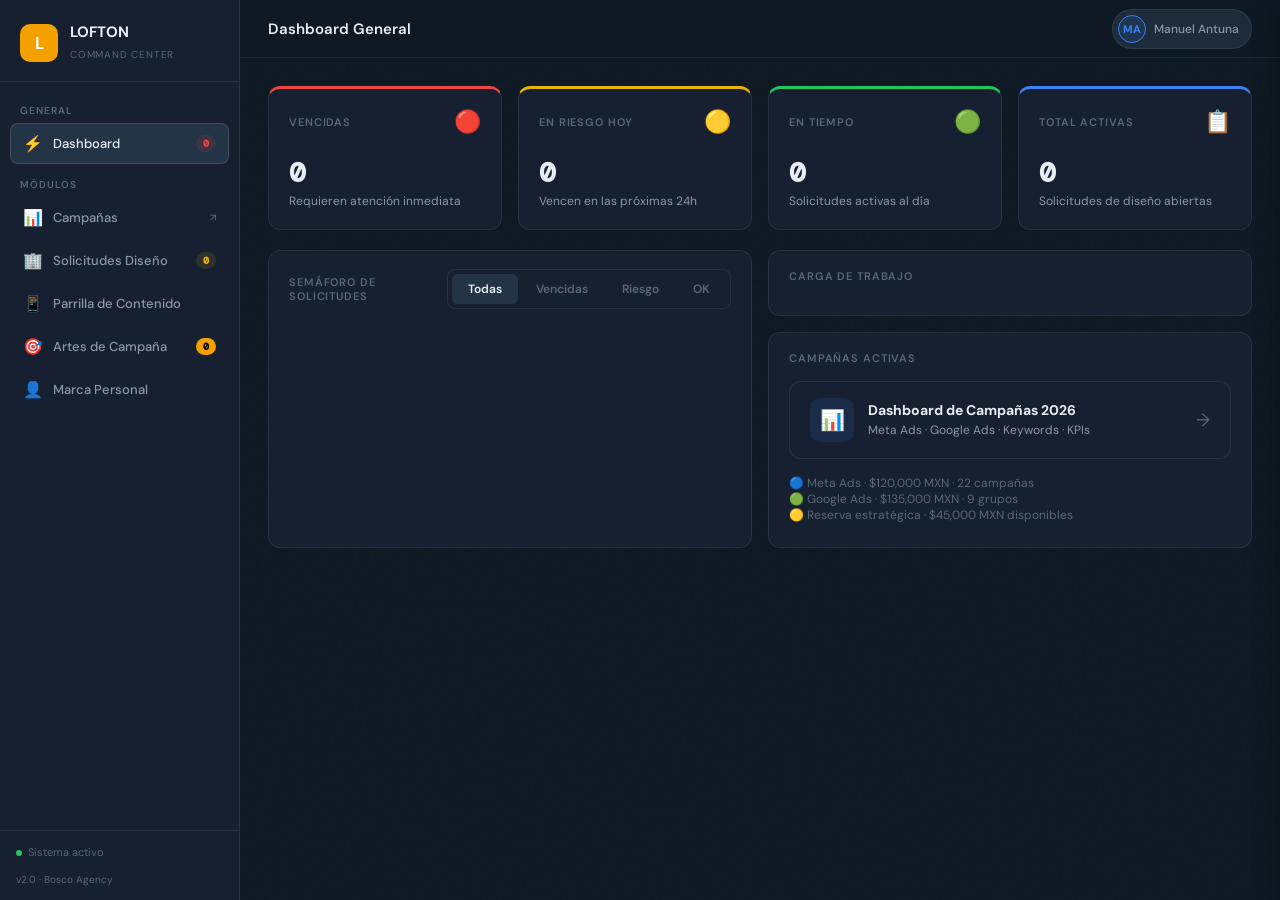
<file: lofton-command-center.html>
<!DOCTYPE html>
<html lang="es">
<head>
<meta charset="UTF-8">
<meta name="viewport" content="width=device-width, initial-scale=1.0">
<title>LOFTON — Command Center 2.0</title>
<link href="https://fonts.googleapis.com/css2?family=DM+Sans:wght@300;400;500;600;700&family=DM+Mono:wght@400;500&display=swap" rel="stylesheet">
<style>
/* ═══════════════ TOKENS ═══════════════ */
:root {
  --dark:        #0F1923;
  --dark-2:      #162030;
  --dark-3:      #1D2B3A;
  --dark-4:      #243447;
  --border:      rgba(255,255,255,.08);
  --border-2:    rgba(255,255,255,.13);
  --accent:      #F4A100;
  --accent-dim:  rgba(244,161,0,.12);
  --blue:        #3B82F6;
  --blue-dim:    rgba(59,130,246,.12);
  --green:       #22C55E;
  --green-dim:   rgba(34,197,94,.12);
  --red:         #EF4444;
  --red-dim:     rgba(239,68,68,.12);
  --yellow:      #EAB308;
  --yellow-dim:  rgba(234,179,8,.12);
  --purple:      #A855F7;
  --purple-dim:  rgba(168,85,247,.12);
  --teal:        #14B8A6;
  --teal-dim:    rgba(20,184,166,.12);
  --text:        #E8EDF3;
  --text-2:      #8B98A8;
  --text-3:      #5A6878;
  --radius:      12px;
  --radius-sm:   8px;
  --radius-lg:   16px;
  --shadow:      0 4px 24px rgba(0,0,0,.4);
  --shadow-sm:   0 2px 12px rgba(0,0,0,.3);
  --font:        'DM Sans', sans-serif;
  --mono:        'DM Mono', monospace;
  --sidebar-w:   240px;
}
* { margin:0; padding:0; box-sizing:border-box; }
body { font-family:var(--font); background:var(--dark); color:var(--text); min-height:100vh; display:flex; overflow:hidden; }

/* ═══ NOISE TEXTURE ═══ */
body::before {
  content:''; position:fixed; inset:0; pointer-events:none; z-index:0;
  background-image: url("data:image/svg+xml,%3Csvg viewBox='0 0 256 256' xmlns='http://www.w3.org/2000/svg'%3E%3Cfilter id='n'%3E%3CfeTurbulence type='fractalNoise' baseFrequency='0.9' numOctaves='4' stitchTiles='stitch'/%3E%3C/filter%3E%3Crect width='100%25' height='100%25' filter='url(%23n)' opacity='0.03'/%3E%3C/svg%3E");
  opacity:.4;
}

/* ═══ SIDEBAR ═══ */
.sidebar {
  width:var(--sidebar-w); height:100vh; background:var(--dark-2);
  border-right:1px solid var(--border); display:flex; flex-direction:column;
  position:fixed; left:0; top:0; z-index:200; flex-shrink:0;
  transition:transform .3s cubic-bezier(.4,0,.2,1);
}
.sidebar-logo {
  padding:22px 20px 18px; display:flex; align-items:center; gap:12px;
  border-bottom:1px solid var(--border);
}
.logo-mark {
  width:38px; height:38px; background:var(--accent); border-radius:10px;
  display:flex; align-items:center; justify-content:center;
  font-weight:700; font-size:17px; color:#fff; letter-spacing:-.5px; flex-shrink:0;
}
.logo-text h1 { font-size:15px; font-weight:700; color:var(--text); }
.logo-text span { font-size:10px; color:var(--text-3); letter-spacing:.08em; text-transform:uppercase; }
.sidebar-nav { flex:1; padding:12px 10px; overflow-y:auto; }
.nav-section { margin-bottom:4px; }
.nav-label { font-size:10px; font-weight:600; color:var(--text-3); text-transform:uppercase;
  letter-spacing:.1em; padding:10px 10px 6px; }
.nav-item {
  display:flex; align-items:center; gap:10px; padding:9px 12px; border-radius:var(--radius-sm);
  font-size:13px; font-weight:500; color:var(--text-2); cursor:pointer;
  transition:all .15s; margin-bottom:2px; border:1px solid transparent; text-decoration:none;
}
.nav-item:hover { background:var(--dark-3); color:var(--text); border-color:var(--border); }
.nav-item.active { background:var(--dark-4); color:var(--text); border-color:var(--border-2); }
.nav-item .nav-icon { font-size:16px; width:20px; text-align:center; flex-shrink:0; }
.nav-item .nav-badge {
  margin-left:auto; font-size:10px; font-weight:700; padding:2px 7px;
  border-radius:20px; background:var(--red-dim); color:var(--red); font-family:var(--mono);
}
.nav-item .nav-badge.warn { background:var(--yellow-dim); color:var(--yellow); }
.sidebar-footer {
  padding:14px 16px; border-top:1px solid var(--border);
  font-size:11px; color:var(--text-3); display:flex; flex-direction:column; gap:4px;
}
.status-dot { width:6px; height:6px; border-radius:50%; background:var(--green); display:inline-block; margin-right:6px; }

/* ═══ MAIN ═══ */
.main { margin-left:var(--sidebar-w); flex:1; height:100vh; overflow-y:auto; position:relative; z-index:1; }
.topbar {
  height:58px; background:rgba(15,25,35,.8); backdrop-filter:blur(12px);
  border-bottom:1px solid var(--border); display:flex; align-items:center;
  padding:0 28px; gap:16px; position:sticky; top:0; z-index:100;
}
.topbar-title { font-size:15px; font-weight:600; color:var(--text); flex:1; }
.topbar-date { font-size:12px; color:var(--text-3); font-family:var(--mono); }
.topbar-user {
  display:flex; align-items:center; gap:8px; padding:5px 12px 5px 5px;
  border-radius:20px; background:var(--dark-3); border:1px solid var(--border); cursor:pointer;
}
.user-avatar {
  width:28px; height:28px; border-radius:50%; background:var(--blue-dim);
  border:1px solid var(--blue); display:flex; align-items:center; justify-content:center;
  font-size:11px; font-weight:700; color:var(--blue);
}
.user-name { font-size:12px; font-weight:500; color:var(--text-2); }

/* ═══ CONTENT PAGES ═══ */
.page { display:none; padding:28px; max-width:1300px; }
.page.active { display:block; }

/* ═══ SECTION HEADER ═══ */
.section-head { margin-bottom:24px; }
.section-head h2 { font-size:22px; font-weight:700; color:var(--text); margin-bottom:4px; }
.section-head p { font-size:13px; color:var(--text-2); }

/* ═══ GRIDS ═══ */
.grid-3 { display:grid; grid-template-columns:repeat(3,1fr); gap:16px; margin-bottom:20px; }
.grid-2 { display:grid; grid-template-columns:repeat(2,1fr); gap:16px; margin-bottom:20px; }
.grid-4 { display:grid; grid-template-columns:repeat(4,1fr); gap:16px; margin-bottom:20px; }
@media(max-width:1100px){ .grid-4{grid-template-columns:repeat(2,1fr);} .grid-3{grid-template-columns:1fr 1fr;} }
@media(max-width:700px){ .grid-4,.grid-3,.grid-2{grid-template-columns:1fr;} }

/* ═══ CARDS ═══ */
.card {
  background:var(--dark-2); border:1px solid var(--border); border-radius:var(--radius);
  transition:border-color .2s;
}
.card:hover { border-color:var(--border-2); }
.card-pad { padding:20px; }
.card-header { padding:18px 20px 0; display:flex; align-items:center; justify-content:space-between; }
.card-body { padding:16px 20px 20px; }
.card-title { font-size:11px; font-weight:600; color:var(--text-3); text-transform:uppercase; letter-spacing:.08em; }
.card-value { font-size:28px; font-weight:700; color:var(--text); line-height:1.1; margin-top:6px; font-family:var(--mono); }
.card-sub { font-size:12px; color:var(--text-2); margin-top:4px; }

/* ═══ STAT CARDS ═══ */
.stat-card { position:relative; overflow:hidden; }
.stat-card::after {
  content:''; position:absolute; inset:0; pointer-events:none;
  border-radius:inherit; transition:opacity .3s;
}
.stat-accent-green { border-top:3px solid var(--green); }
.stat-accent-red   { border-top:3px solid var(--red); }
.stat-accent-yellow{ border-top:3px solid var(--yellow); }
.stat-accent-blue  { border-top:3px solid var(--blue); }
.stat-icon { font-size:22px; }

/* ═══ SEMAFORO / TASK LISTS ═══ */
.semaforo-section { margin-bottom:20px; }
.semaforo-label {
  display:flex; align-items:center; gap:8px; font-size:12px; font-weight:600;
  text-transform:uppercase; letter-spacing:.06em; margin-bottom:10px;
}
.sem-dot { width:8px; height:8px; border-radius:50%; flex-shrink:0; }
.sem-red    { background:var(--red); box-shadow:0 0 8px var(--red); }
.sem-yellow { background:var(--yellow); box-shadow:0 0 8px var(--yellow); }
.sem-green  { background:var(--green); box-shadow:0 0 8px var(--green); }

.task-item {
  display:flex; align-items:center; gap:12px; padding:10px 14px;
  background:var(--dark-3); border-radius:var(--radius-sm); border:1px solid var(--border);
  margin-bottom:6px; cursor:pointer; transition:all .15s;
}
.task-item:hover { border-color:var(--border-2); background:var(--dark-4); }
.task-item.vencida { border-left:3px solid var(--red); }
.task-item.riesgo  { border-left:3px solid var(--yellow); }
.task-item.ok      { border-left:3px solid var(--green); }
.task-label { flex:1; font-size:13px; color:var(--text); }
.task-meta  { font-size:11px; color:var(--text-3); font-family:var(--mono); }
.task-owner { font-size:10px; font-weight:600; padding:2px 8px; border-radius:20px; }
.own-manuel  { background:var(--blue-dim); color:var(--blue); }
.own-oriana  { background:var(--purple-dim); color:var(--purple); }
.own-karen   { background:var(--teal-dim); color:var(--teal); }

/* ═══ CARGA PERSONAS ═══ */
.workload-card { padding:16px 20px; }
.person-row { display:flex; align-items:center; gap:12px; margin-bottom:14px; }
.person-row:last-child { margin-bottom:0; }
.person-avatar {
  width:34px; height:34px; border-radius:50%; display:flex; align-items:center;
  justify-content:center; font-size:12px; font-weight:700; flex-shrink:0;
}
.pa-manuel { background:var(--blue-dim); color:var(--blue); border:1px solid var(--blue); }
.pa-oriana { background:var(--purple-dim); color:var(--purple); border:1px solid var(--purple); }
.pa-karen  { background:var(--teal-dim); color:var(--teal); border:1px solid var(--teal); }
.person-info { flex:1; }
.person-name { font-size:13px; font-weight:600; color:var(--text); margin-bottom:5px; }
.progress-bar { height:5px; background:var(--dark-4); border-radius:3px; overflow:hidden; }
.progress-fill { height:100%; border-radius:3px; transition:width .5s cubic-bezier(.4,0,.2,1); }
.progress-count { font-size:11px; color:var(--text-3); margin-top:3px; font-family:var(--mono); }
.pf-blue   { background:var(--blue); }
.pf-purple { background:var(--purple); }
.pf-teal   { background:var(--teal); }

/* ═══ BADGE / CHIPS ═══ */
.badge { display:inline-flex; align-items:center; padding:3px 10px; border-radius:20px; font-size:11px; font-weight:600; white-space:nowrap; }
.b-red    { background:var(--red-dim);    color:var(--red); }
.b-yellow { background:var(--yellow-dim); color:var(--yellow); }
.b-green  { background:var(--green-dim);  color:var(--green); }
.b-blue   { background:var(--blue-dim);   color:var(--blue); }
.b-purple { background:var(--purple-dim); color:var(--purple); }
.b-teal   { background:var(--teal-dim);   color:var(--teal); }
.b-accent { background:var(--accent-dim); color:var(--accent); }

/* ═══ DIVIDER ═══ */
.divider { border:none; border-top:1px solid var(--border); margin:20px 0; }

/* ═══ DESIGN REQUESTS MODULE ═══ */
.toolbar {
  display:flex; gap:10px; align-items:center; margin-bottom:20px; flex-wrap:wrap;
}
.btn {
  display:inline-flex; align-items:center; gap:6px; padding:8px 16px;
  border-radius:var(--radius-sm); font-size:13px; font-weight:600; cursor:pointer;
  border:1px solid var(--border-2); background:var(--dark-3); color:var(--text);
  transition:all .15s; font-family:var(--font);
}
.btn:hover { background:var(--dark-4); border-color:var(--border-2); }
.btn-primary { background:var(--accent); color:#000; border-color:var(--accent); }
.btn-primary:hover { background:#d48e00; border-color:#d48e00; }
.btn-sm { padding:5px 11px; font-size:12px; }
.filter-bar { display:flex; gap:8px; flex-wrap:wrap; align-items:center; }
.filter-select, .filter-input {
  padding:7px 12px; border-radius:var(--radius-sm); font-size:12px;
  background:var(--dark-3); border:1px solid var(--border-2); color:var(--text);
  font-family:var(--font); outline:none; cursor:pointer; transition:border .15s;
}
.filter-select:focus, .filter-input:focus { border-color:var(--accent); }
.count-label { font-size:12px; color:var(--text-3); font-family:var(--mono); margin-left:auto; }

/* ═══ TABLE ═══ */
.table-wrap { overflow-x:auto; border-radius:var(--radius); border:1px solid var(--border); }
table { width:100%; border-collapse:collapse; font-size:13px; }
thead th {
  background:var(--dark-3); color:var(--text-2); padding:10px 14px;
  text-align:left; font-weight:600; font-size:11px; text-transform:uppercase;
  letter-spacing:.06em; white-space:nowrap; border-bottom:1px solid var(--border);
}
tbody tr { border-bottom:1px solid var(--border); transition:background .12s; }
tbody tr:hover { background:var(--dark-3); }
tbody tr:last-child { border-bottom:none; }
td { padding:11px 14px; vertical-align:middle; }
.td-bold { font-weight:600; color:var(--text); }
.td-mono { font-family:var(--mono); font-size:12px; color:var(--text-2); }
.td-actions { display:flex; gap:6px; }

/* ═══ PRIORITY INDICATORS ═══ */
.prio-dot { width:8px; height:8px; border-radius:50%; display:inline-block; margin-right:6px; }
.prio-urgente  { background:var(--red); box-shadow:0 0 6px var(--red); }
.prio-alta     { background:var(--yellow); }
.prio-media    { background:var(--blue); }
.prio-baja     { background:var(--text-3); }

/* ═══ MODAL ═══ */
.modal-overlay {
  position:fixed; inset:0; background:rgba(0,0,0,.7); backdrop-filter:blur(4px);
  z-index:1000; display:flex; align-items:center; justify-content:center;
  opacity:0; pointer-events:none; transition:opacity .2s;
}
.modal-overlay.open { opacity:1; pointer-events:all; }
.modal {
  background:var(--dark-2); border:1px solid var(--border-2); border-radius:var(--radius-lg);
  width:560px; max-width:95vw; max-height:90vh; overflow-y:auto;
  transform:translateY(20px) scale(.97); transition:all .25s cubic-bezier(.4,0,.2,1);
  box-shadow:0 24px 80px rgba(0,0,0,.6);
}
.modal-overlay.open .modal { transform:translateY(0) scale(1); }
.modal-header {
  padding:22px 24px 0; display:flex; align-items:center; justify-content:space-between;
  border-bottom:1px solid var(--border); padding-bottom:18px; margin-bottom:0;
}
.modal-title { font-size:17px; font-weight:700; color:var(--text); }
.modal-close {
  width:30px; height:30px; border-radius:var(--radius-sm); background:var(--dark-3);
  border:1px solid var(--border); cursor:pointer; font-size:16px; color:var(--text-2);
  display:flex; align-items:center; justify-content:center; transition:all .15s;
}
.modal-close:hover { background:var(--dark-4); color:var(--text); }
.modal-body { padding:22px 24px; }
.modal-footer { padding:16px 24px; border-top:1px solid var(--border); display:flex; gap:10px; justify-content:flex-end; }

/* ═══ FORM ═══ */
.form-group { margin-bottom:16px; }
.form-label { display:block; font-size:12px; font-weight:600; color:var(--text-2); margin-bottom:6px; text-transform:uppercase; letter-spacing:.05em; }
.form-input, .form-select, .form-textarea {
  width:100%; padding:10px 14px; border-radius:var(--radius-sm); font-size:13px;
  background:var(--dark-3); border:1px solid var(--border-2); color:var(--text);
  font-family:var(--font); outline:none; transition:border .15s;
}
.form-input:focus, .form-select:focus, .form-textarea:focus { border-color:var(--accent); }
.form-textarea { resize:vertical; min-height:80px; line-height:1.5; }
.form-row { display:grid; grid-template-columns:1fr 1fr; gap:12px; }
.form-hint { font-size:11px; color:var(--text-3); margin-top:4px; }
.form-select option { background:var(--dark-3); }

/* ═══ URGENTE BANNER ═══ */
.urgente-banner {
  background:linear-gradient(90deg, rgba(239,68,68,.15), rgba(239,68,68,.05));
  border:1px solid rgba(239,68,68,.3); border-radius:var(--radius-sm);
  padding:12px 16px; margin-bottom:16px; display:flex; align-items:center; gap:10px;
  font-size:13px; color:var(--red); display:none;
}
.urgente-banner.show { display:flex; }
.pulse { animation:pulse 1.5s ease-in-out infinite; }
@keyframes pulse { 0%,100%{opacity:1} 50%{opacity:.5} }

/* ═══ TABS ═══ */
.tabs { display:flex; gap:2px; margin-bottom:20px; background:var(--dark-2); border-radius:var(--radius-sm); padding:4px; border:1px solid var(--border); width:fit-content; }
.tab-btn { padding:7px 16px; border-radius:6px; font-size:12px; font-weight:600; cursor:pointer; border:none; background:none; color:var(--text-3); transition:all .15s; font-family:var(--font); }
.tab-btn.active { background:var(--dark-4); color:var(--text); }

/* ═══ EMPTY STATE ═══ */
.empty-state { text-align:center; padding:48px 24px; color:var(--text-3); }
.empty-state .empty-icon { font-size:36px; margin-bottom:12px; }
.empty-state p { font-size:13px; }

/* ═══ TOOLTIP ═══ */
.tooltip-wrap { position:relative; display:inline-flex; }
.tooltip { position:absolute; bottom:calc(100% + 6px); left:50%; transform:translateX(-50%); background:var(--dark-4); border:1px solid var(--border-2); border-radius:6px; padding:5px 10px; font-size:11px; white-space:nowrap; color:var(--text-2); pointer-events:none; opacity:0; transition:opacity .15s; z-index:50; }
.tooltip-wrap:hover .tooltip { opacity:1; }

/* ═══ CAMPAÑAS LINK ═══ */
.module-link {
  display:flex; align-items:center; gap:14px; padding:16px 20px;
  background:var(--dark-2); border:1px solid var(--border); border-radius:var(--radius);
  text-decoration:none; color:var(--text); transition:all .2s; margin-bottom:12px;
}
.module-link:hover { border-color:var(--border-2); background:var(--dark-3); transform:translateX(4px); }
.ml-icon { width:44px; height:44px; border-radius:10px; display:flex; align-items:center; justify-content:center; font-size:20px; flex-shrink:0; }
.ml-info h3 { font-size:14px; font-weight:700; margin-bottom:3px; }
.ml-info p { font-size:12px; color:var(--text-2); }
.ml-arrow { margin-left:auto; font-size:18px; color:var(--text-3); }

/* ═══ DETAIL PANEL ═══ */
.detail-panel {
  position:fixed; right:0; top:0; width:420px; height:100vh; background:var(--dark-2);
  border-left:1px solid var(--border-2); z-index:300; transform:translateX(100%);
  transition:transform .3s cubic-bezier(.4,0,.2,1); overflow-y:auto; box-shadow:var(--shadow);
}
.detail-panel.open { transform:translateX(0); }
.detail-header { padding:22px 24px; border-bottom:1px solid var(--border); display:flex; align-items:center; justify-content:space-between; }
.detail-body { padding:24px; }
.detail-field { margin-bottom:18px; }
.detail-field label { display:block; font-size:11px; font-weight:600; text-transform:uppercase; letter-spacing:.06em; color:var(--text-3); margin-bottom:5px; }
.detail-field p { font-size:13px; color:var(--text); line-height:1.6; }

/* ═══ NOTIFICATION TOAST ═══ */
.toast {
  position:fixed; bottom:24px; right:24px; background:var(--dark-2); border:1px solid var(--border-2);
  border-radius:var(--radius); padding:14px 18px; font-size:13px; color:var(--text);
  box-shadow:var(--shadow); z-index:2000; transform:translateY(80px); opacity:0;
  transition:all .3s cubic-bezier(.4,0,.2,1); max-width:320px;
  display:flex; align-items:center; gap:10px;
}
.toast.show { transform:translateY(0); opacity:1; }
.toast.success { border-left:3px solid var(--green); }
.toast.error   { border-left:3px solid var(--red); }
.toast.warning { border-left:3px solid var(--yellow); }

/* ═══ PHASE 2: PARRILLA ═══ */
.cal-cell-day {
  min-height:100px; border-right:1px solid var(--border); border-bottom:1px solid var(--border);
  padding:6px; position:relative; transition:background .15s; cursor:pointer;
}
.cal-cell-day:hover { background:var(--dark-3); }
.cal-cell-day.other-month { opacity:.3; }
.cal-cell-day.today { background:rgba(244,161,0,.06); }
.cal-cell-day.today .day-num { color:var(--accent); font-weight:700; }
.cal-cell-day:nth-child(7n) { border-right:none; }
.day-num { font-size:11px; color:var(--text-3); margin-bottom:4px; font-family:var(--mono); }
.cal-post-chip {
  font-size:10px; font-weight:600; padding:2px 6px; border-radius:4px;
  margin-bottom:2px; white-space:nowrap; overflow:hidden; text-overflow:ellipsis;
  cursor:pointer; display:block; line-height:1.4;
}
.chip-organico  { background:rgba(34,197,94,.15); color:var(--green); }
.chip-meta      { background:rgba(59,130,246,.15); color:var(--blue); }
.chip-google    { background:rgba(20,184,166,.15); color:var(--teal); }
.chip-linkedin  { background:rgba(168,85,247,.15); color:var(--purple); }
.chip-email     { background:rgba(244,161,0,.15); color:var(--accent); }
.cal-add-btn {
  position:absolute; bottom:4px; right:4px; width:18px; height:18px;
  border-radius:4px; background:var(--dark-4); border:1px solid var(--border);
  font-size:12px; cursor:pointer; display:none; align-items:center; justify-content:center;
  color:var(--text-3); line-height:1;
}
.cal-cell-day:hover .cal-add-btn { display:flex; }

/* Instagram-style post card */
.post-card {
  background:var(--dark-2); border:1px solid var(--border); border-radius:var(--radius);
  overflow:hidden; transition:all .2s; cursor:pointer;
}
.post-card:hover { border-color:var(--border-2); transform:translateY(-2px); box-shadow:var(--shadow-sm); }
.post-card-img {
  width:100%; aspect-ratio:1; background:var(--dark-3);
  display:flex; align-items:center; justify-content:center;
  font-size:32px; position:relative; overflow:hidden;
}
.post-card-img img { width:100%; height:100%; object-fit:cover; }
.post-card-img .no-img { opacity:.3; }
.post-card-body { padding:12px; }
.post-card-meta { display:flex; align-items:center; gap:6px; margin-bottom:8px; flex-wrap:wrap; }
.post-card-copy { font-size:12px; color:var(--text-2); line-height:1.5; }
.post-card-copy strong { color:var(--text); }
.post-status-bar {
  display:flex; align-items:center; justify-content:space-between;
  padding:8px 12px; border-top:1px solid var(--border); background:var(--dark-3);
}

/* Status colors */
.s-pendiente  { background:rgba(107,114,128,.15); color:var(--text-3); }
.s-lista      { background:rgba(59,130,246,.15); color:var(--blue); }
.s-diseno     { background:rgba(168,85,247,.15); color:var(--purple); }
.s-falta-info { background:rgba(239,68,68,.15); color:var(--red); }
.s-revision   { background:rgba(234,179,8,.15); color:var(--yellow); }
.s-programado { background:rgba(20,184,166,.15); color:var(--teal); }
.s-publicado  { background:rgba(34,197,94,.15); color:var(--green); }

/* ═══ PHASE 2: MARCA PERSONAL ═══ */
.marca-card {
  background:var(--dark-2); border:1px solid var(--border); border-radius:var(--radius);
  overflow:hidden; transition:all .2s;
}
.marca-card:hover { border-color:var(--border-2); }
.marca-card-header {
  padding:16px 18px; border-bottom:1px solid var(--border);
  display:flex; align-items:center; justify-content:space-between; gap:12px;
}
.gerente-pill {
  display:flex; align-items:center; gap:8px;
}
.gerente-ava {
  width:36px; height:36px; border-radius:50%; display:flex; align-items:center;
  justify-content:center; font-size:13px; font-weight:700; flex-shrink:0;
}
.marca-tipo-tag { font-size:10px; font-weight:700; padding:2px 8px; border-radius:20px; }
.marca-body { padding:16px 18px; }
.marca-titulo { font-size:14px; font-weight:700; color:var(--text); margin-bottom:8px; line-height:1.4; }
.marca-content { font-size:12px; color:var(--text-2); line-height:1.6; max-height:80px; overflow:hidden; position:relative; }
.marca-content::after { content:''; position:absolute; bottom:0; left:0; right:0; height:30px; background:linear-gradient(transparent,var(--dark-2)); }
.marca-footer { padding:10px 18px; border-top:1px solid var(--border); display:flex; align-items:center; justify-content:space-between; }

/* LinkedIn Preview (in modal) */
#li-preview { font-size:13px; color:#e0e0e0; }
.li-header { display:flex; align-items:center; gap:10px; margin-bottom:12px; }
.li-ava { width:44px; height:44px; border-radius:50%; background:#2a5298; display:flex; align-items:center; justify-content:center; font-weight:700; font-size:14px; color:#fff; flex-shrink:0; }
.li-name { font-weight:700; font-size:14px; color:#fff; }
.li-cargo { font-size:11px; color:#9ba5b0; }
.li-time { font-size:11px; color:#9ba5b0; }
.li-body { font-size:13px; line-height:1.65; color:#cdd3da; margin-bottom:10px; }
.li-body h2 { font-size:15px; color:#fff; margin:12px 0 6px; }
.li-body h3 { font-size:13px; color:#e0e0e0; margin:10px 0 4px; }
.li-image { width:100%; background:#12213a; border-radius:6px; margin:8px 0; min-height:80px; display:flex; align-items:center; justify-content:center; font-size:11px; color:#5a6878; border:1px dashed #2a3a4a; }
.li-hashtags { font-size:12px; color:#4a9eff; margin-top:8px; }
.li-actions { display:flex; gap:16px; margin-top:12px; padding-top:10px; border-top:1px solid #2a3a4a; }
.li-action { font-size:11px; color:#9ba5b0; display:flex; align-items:center; gap:4px; }

::-webkit-scrollbar { width:5px; }
::-webkit-scrollbar-track { background:transparent; }
::-webkit-scrollbar-thumb { background:var(--dark-4); border-radius:3px; }
::-webkit-scrollbar-thumb:hover { background:var(--text-3); }

/* ═══ ANIMATIONS ═══ */
@keyframes fadeInUp { from{opacity:0;transform:translateY(12px)} to{opacity:1;transform:translateY(0)} }
.animate-in { animation:fadeInUp .3s ease forwards; }
.stagger > * { opacity:0; animation:fadeInUp .3s ease forwards; }
.stagger > *:nth-child(1){animation-delay:.05s}
.stagger > *:nth-child(2){animation-delay:.1s}
.stagger > *:nth-child(3){animation-delay:.15s}
.stagger > *:nth-child(4){animation-delay:.2s}
.stagger > *:nth-child(5){animation-delay:.25s}
.stagger > *:nth-child(6){animation-delay:.3s}
</style>
</head>
<body>

<!-- ═══════════ SIDEBAR ═══════════ -->
<aside class="sidebar" id="sidebar">
  <div class="sidebar-logo">
    <div class="logo-mark">L</div>
    <div class="logo-text">
      <h1>LOFTON</h1>
      <span>Command Center</span>
    </div>
  </div>
  <nav class="sidebar-nav">
    <div class="nav-section">
      <div class="nav-label">General</div>
      <div class="nav-item active" data-page="dashboard" onclick="showPage('dashboard',this)">
        <span class="nav-icon">⚡</span> Dashboard
        <span class="nav-badge" id="badge-vencidas">0</span>
      </div>
    </div>
    <div class="nav-section">
      <div class="nav-label">Módulos</div>
      <a class="nav-item" href="index.html" target="_blank">
        <span class="nav-icon">📊</span> Campañas
        <span style="margin-left:auto;font-size:10px;color:var(--text-3)">↗</span>
      </a>
      <div class="nav-item" data-page="diseno" onclick="showPage('diseno',this)">
        <span class="nav-icon">🏢</span> Solicitudes Diseño
        <span class="nav-badge warn" id="badge-diseno">0</span>
      </div>
      <div class="nav-item" data-page="parrilla" onclick="showPage('parrilla',this)">
        <span class="nav-icon">📱</span> Parrilla de Contenido
      </div>
      <div class="nav-item" data-page="campanas-artes" onclick="showPage('campanas-artes',this)">
        <span class="nav-icon">🎯</span> Artes de Campaña
        <span class="nav-badge" id="badge-artes" style="background:var(--accent);color:#000">0</span>
      </div>
      <div class="nav-item" data-page="marca" onclick="showPage('marca',this)">
        <span class="nav-icon">👤</span> Marca Personal
      </div>
    </div>
  </nav>
  <div class="sidebar-footer">
    <div><span class="status-dot"></span>Sistema activo</div>
    <div id="footer-date" style="color:var(--text-3)"></div>
    <div style="margin-top:6px;font-size:10px;color:var(--text-3)">v2.0 · Bosco Agency</div>
  </div>
</aside>

<!-- ═══════════ TOPBAR ═══════════ -->
<div class="main">
<div class="topbar">
  <div class="topbar-title" id="topbar-title">Dashboard General</div>
  <div class="topbar-date" id="topbar-date"></div>
  <div class="topbar-user">
    <div class="user-avatar">MA</div>
    <span class="user-name">Manuel Antuna</span>
  </div>
</div>

<!-- ═══════════════════════════
     PAGE: DASHBOARD
═══════════════════════════ -->
<div id="page-dashboard" class="page active" style="padding:28px">

  <!-- KPI Row -->
  <div class="grid-4 stagger" id="kpi-row">
    <div class="card stat-card stat-accent-red">
      <div class="card-header"><div class="card-title">Vencidas</div><span class="stat-icon">🔴</span></div>
      <div class="card-body"><div class="card-value" id="kpi-vencidas">0</div><div class="card-sub">Requieren atención inmediata</div></div>
    </div>
    <div class="card stat-card stat-accent-yellow">
      <div class="card-header"><div class="card-title">En riesgo hoy</div><span class="stat-icon">🟡</span></div>
      <div class="card-body"><div class="card-value" id="kpi-riesgo">0</div><div class="card-sub">Vencen en las próximas 24h</div></div>
    </div>
    <div class="card stat-card stat-accent-green">
      <div class="card-header"><div class="card-title">En tiempo</div><span class="stat-icon">🟢</span></div>
      <div class="card-body"><div class="card-value" id="kpi-ok">0</div><div class="card-sub">Solicitudes activas al día</div></div>
    </div>
    <div class="card stat-card stat-accent-blue">
      <div class="card-header"><div class="card-title">Total activas</div><span class="stat-icon">📋</span></div>
      <div class="card-body"><div class="card-value" id="kpi-total">0</div><div class="card-sub">Solicitudes de diseño abiertas</div></div>
    </div>
  </div>

  <div class="grid-2">
    <!-- Semáforo de tareas -->
    <div class="card">
      <div class="card-header" style="margin-bottom:16px">
        <div class="card-title">Semáforo de solicitudes</div>
        <div class="tabs" style="margin-bottom:0">
          <button class="tab-btn active" onclick="filterSem('todas',this)">Todas</button>
          <button class="tab-btn" onclick="filterSem('vencida',this)">Vencidas</button>
          <button class="tab-btn" onclick="filterSem('riesgo',this)">Riesgo</button>
          <button class="tab-btn" onclick="filterSem('ok',this)">OK</button>
        </div>
      </div>
      <div class="card-body" style="padding-top:0">
        <div id="task-list-sem"></div>
      </div>
    </div>

    <!-- Carga por persona + upcoming -->
    <div style="display:flex;flex-direction:column;gap:16px">
      <div class="card">
        <div class="card-header"><div class="card-title">Carga de trabajo</div></div>
        <div class="workload-card" id="workload-section">
          <!-- Populated by JS -->
        </div>
      </div>
      <div class="card">
        <div class="card-header"><div class="card-title">Campañas activas</div></div>
        <div class="card-body">
          <a class="module-link" href="index.html" target="_blank">
            <div class="ml-icon" style="background:var(--blue-dim)">📊</div>
            <div class="ml-info">
              <h3>Dashboard de Campañas 2026</h3>
              <p>Meta Ads · Google Ads · Keywords · KPIs</p>
            </div>
            <span class="ml-arrow">→</span>
          </a>
          <div style="font-size:12px;color:var(--text-3);padding:4px 0">
            🔵 Meta Ads · $120,000 MXN · 22 campañas<br>
            🟢 Google Ads · $135,000 MXN · 9 grupos<br>
            🟡 Reserva estratégica · $45,000 MXN disponibles
          </div>
        </div>
      </div>
    </div>
  </div>
</div><!-- /page-dashboard -->

<!-- ═══════════════════════════
     PAGE: SOLICITUDES DISEÑO
═══════════════════════════ -->
<div id="page-diseno" class="page" style="padding:28px">
  <div class="section-head">
    <h2>🎨 Solicitudes de Diseño</h2>
    <p>Gestión de briefs creativos · Oriana puede editar fechas y estatus</p>
  </div>

  <div id="urgente-banner" class="urgente-banner">
    <span class="pulse">🚨</span>
    <span id="urgente-text">Hay solicitudes urgentes sin atender</span>
  </div>

  <div class="toolbar">
    <button class="btn btn-primary" onclick="openModal()">+ Nueva solicitud</button>
    <div class="filter-bar">
      <select class="filter-select" id="filter-prio" onchange="renderDesignTable()">
        <option value="">Todas las prioridades</option>
        <option value="Urgente">🔴 Urgente</option>
        <option value="Alta">🟡 Alta</option>
        <option value="Media">🔵 Media</option>
        <option value="Baja">⚪ Baja</option>
      </select>
      <select class="filter-select" id="filter-status" onchange="renderDesignTable()">
        <option value="">Todos los estatus</option>
        <option value="Pendiente">Pendiente</option>
        <option value="En proceso">En proceso</option>
        <option value="En revisión">En revisión</option>
        <option value="Entregado">Entregado</option>
      </select>
      <select class="filter-select" id="filter-area" onchange="renderDesignTable()">
        <option value="">Todas las áreas</option>
        <option value="Meta Ads">Meta Ads</option>
        <option value="Google Ads">Google Ads</option>
        <option value="LinkedIn">LinkedIn</option>
        <option value="Parrilla Orgánica">Parrilla Orgánica</option>
        <option value="Brand">Brand</option>
      </select>
      <input class="filter-input" id="filter-search" placeholder="Buscar..." oninput="renderDesignTable()" style="width:160px">
    </div>
    <span class="count-label" id="design-count">0 solicitudes</span>
  </div>

  <div class="card">
    <div class="table-wrap" style="border:none">
      <table id="design-table">
        <thead>
          <tr>
            <th>Prioridad</th>
            <th>Solicitud</th>
            <th>Tipo</th>
            <th>Área / Canal</th>
            <th>Solicitada</th>
            <th>Entrega</th>
            <th>Estatus</th>
            <th>Acciones</th>
          </tr>
        </thead>
        <tbody id="design-tbody"></tbody>
      </table>
    </div>
  </div>
</div><!-- /page-diseno -->

<!-- ═══════════════════════════
     PAGE: PARRILLA DE CONTENIDO
═══════════════════════════ -->
<div id="page-parrilla" class="page" style="padding:28px">
  <div class="section-head" style="display:flex;align-items:flex-start;justify-content:space-between;flex-wrap:wrap;gap:12px">
    <div>
      <h2>📅 Parrilla de Contenido</h2>
      <p>Calendario editorial mensual · Orgánico + Meta Ads + Google Ads</p>
    </div>
    <div style="display:flex;gap:8px;align-items:center">
      <div class="tabs" style="margin:0">
        <button class="tab-btn active" onclick="setParrillaView('calendario',this)">📅 Calendario</button>
        <button class="tab-btn" onclick="setParrillaView('grid',this)">⊞ Grid</button>
      </div>
      <button class="btn btn-primary" onclick="openPostModal()">+ Nuevo post</button>
    </div>
  </div>

  <!-- Month nav -->
  <div style="display:flex;align-items:center;gap:12px;margin-bottom:20px">
    <button class="btn btn-sm" onclick="changeMonth(-1)">← Ant</button>
    <div style="font-size:16px;font-weight:700;color:var(--text);min-width:160px;text-align:center" id="cal-month-label"></div>
    <button class="btn btn-sm" onclick="changeMonth(1)">Sig →</button>
    <div style="margin-left:auto;display:flex;gap:6px;flex-wrap:wrap" id="parrilla-filters">
      <select class="filter-select" id="pf-area" onchange="renderParrilla()">
        <option value="">Todas las áreas</option>
        <option>Meta Ads</option><option>Google Ads</option>
        <option>Orgánico</option><option>LinkedIn</option><option>Email</option>
      </select>
      <select class="filter-select" id="pf-status" onchange="renderParrilla()">
        <option value="">Todos los estatus</option>
        <option>Pendiente de conceptualización</option>
        <option>Lista para diseño</option>
        <option>En diseño</option>
        <option>Falta info cliente</option>
        <option>En revisión</option>
        <option>Programado</option>
        <option>Publicado</option>
      </select>
    </div>
  </div>

  <!-- CALENDAR VIEW -->
  <div id="parrilla-calendar-view">
    <div class="card" style="overflow:hidden">
      <!-- Day headers -->
      <div id="cal-day-headers" style="display:grid;grid-template-columns:repeat(7,1fr);border-bottom:1px solid var(--border)">
        <div style="padding:10px;text-align:center;font-size:11px;font-weight:700;color:var(--text-3);text-transform:uppercase;letter-spacing:.06em">Lun</div>
        <div style="padding:10px;text-align:center;font-size:11px;font-weight:700;color:var(--text-3);text-transform:uppercase;letter-spacing:.06em">Mar</div>
        <div style="padding:10px;text-align:center;font-size:11px;font-weight:700;color:var(--text-3);text-transform:uppercase;letter-spacing:.06em">Mié</div>
        <div style="padding:10px;text-align:center;font-size:11px;font-weight:700;color:var(--text-3);text-transform:uppercase;letter-spacing:.06em">Jue</div>
        <div style="padding:10px;text-align:center;font-size:11px;font-weight:700;color:var(--text-3);text-transform:uppercase;letter-spacing:.06em">Vie</div>
        <div style="padding:10px;text-align:center;font-size:11px;font-weight:700;color:var(--text-3);text-transform:uppercase;letter-spacing:.06em">Sáb</div>
        <div style="padding:10px;text-align:center;font-size:11px;font-weight:700;color:var(--text-3);text-transform:uppercase;letter-spacing:.06em">Dom</div>
      </div>
      <div id="cal-grid-cells" style="display:grid;grid-template-columns:repeat(7,1fr)"></div>
    </div>
  </div>

  <!-- GRID VIEW -->
  <div id="parrilla-grid-view" style="display:none">
    <div id="post-grid" style="display:grid;grid-template-columns:repeat(auto-fill,minmax(260px,1fr));gap:16px"></div>
    <div id="post-grid-empty" class="empty-state" style="display:none">
      <div class="empty-icon">📭</div>
      <p>No hay posts para este mes.<br>Crea el primero con el botón "+ Nuevo post".</p>
    </div>
  </div>
</div>

<!-- ═══════════════════════════
     PAGE: MARCA PERSONAL
═══════════════════════════ -->
<div id="page-marca" class="page" style="padding:28px">
  <div class="section-head" style="display:flex;align-items:flex-start;justify-content:space-between;flex-wrap:wrap;gap:12px">
    <div>
      <h2>👤 Marca Personal — LinkedIn</h2>
      <p>Contenido para gerentes · Artículos · Posts · Previsualización LinkedIn</p>
    </div>
    <button class="btn btn-primary" onclick="openMarcaModal()">+ Nuevo contenido</button>
  </div>

  <!-- Gerentes pills -->
  <div style="display:flex;gap:8px;margin-bottom:20px;flex-wrap:wrap" id="gerente-tabs">
    <button class="btn active" id="gtab-todos" onclick="filterMarca('todos',this)" style="font-size:12px">Todos</button>
  </div>

  <div class="grid-2" id="marca-grid">
    <!-- Populated by JS -->
  </div>
  <div id="marca-empty" class="empty-state" style="display:none">
    <div class="empty-icon">✍️</div>
    <p>No hay contenido aún. Crea el primero con "+ Nuevo contenido".</p>
  </div>
</div>

<!-- ══════════════════════════════════════════════
     MODAL: NUEVO POST (PARRILLA)
══════════════════════════════════════════════ -->
<div class="modal-overlay" id="post-modal-overlay" onclick="closePostModalOnOverlay(event)">
  <div class="modal" style="width:620px">
    <div class="modal-header">
      <div class="modal-title" id="post-modal-title">Nuevo post</div>
      <div class="modal-close" onclick="closePostModal()">✕</div>
    </div>
    <div class="modal-body">
      <input type="hidden" id="post-edit-id">
      <div class="form-row">
        <div class="form-group">
          <label class="form-label">Área / Canal *</label>
          <select class="form-select" id="pf-canal-input">
            <option>Orgánico</option><option>Meta Ads</option>
            <option>Google Ads</option><option>LinkedIn</option><option>Email</option>
          </select>
        </div>
        <div class="form-group">
          <label class="form-label">Departamento / Servicio *</label>
          <select class="form-select" id="pf-dept">
            <option>Auditoría</option><option>Fiscal</option><option>Nómina</option>
            <option>Laboral</option><option>Corporativo</option><option>Contabilidad</option><option>General / Brand</option>
          </select>
        </div>
      </div>
      <div class="form-row">
        <div class="form-group">
          <label class="form-label">Fecha de publicación *</label>
          <input class="form-input" id="pf-fecha" type="date">
        </div>
        <div class="form-group">
          <label class="form-label">Tipo de contenido</label>
          <select class="form-select" id="pf-tipo">
            <option>Post imagen</option><option>Carrusel</option><option>Reel / Video</option>
            <option>Story</option><option>Artículo</option><option>Infografía</option>
          </select>
        </div>
      </div>
      <div class="form-group">
        <label class="form-label">Copy in (gancho / headline) *</label>
        <textarea class="form-textarea" id="pf-copy-in" placeholder="Primera línea que ve el usuario antes de 'ver más'..." style="min-height:60px"></textarea>
      </div>
      <div class="form-group">
        <label class="form-label">Copy out (cuerpo del post)</label>
        <textarea class="form-textarea" id="pf-copy-out" placeholder="Desarrollo del mensaje, argumentos, CTA..." style="min-height:90px"></textarea>
      </div>
      <div class="form-group">
        <label class="form-label">Link de OneDrive (creativo)</label>
        <input class="form-input" id="pf-onedrive" type="url" placeholder="https://1drv.ms/...">
        <div class="form-hint">Al guardar el link, se mostrará en el preview del post</div>
      </div>
      <div class="form-group">
        <label class="form-label">Estatus</label>
        <select class="form-select" id="pf-status-input">
          <option>Pendiente de conceptualización</option>
          <option>Lista para diseño</option>
          <option>En diseño</option>
          <option>Falta info cliente</option>
          <option>En revisión</option>
          <option>Programado</option>
          <option>Publicado</option>
        </select>
      </div>
    </div>
    <div class="modal-footer">
      <button class="btn" onclick="closePostModal()">Cancelar</button>
      <button class="btn btn-primary" onclick="savePost()">Guardar post</button>
    </div>
  </div>
</div>

<!-- ══════════════════════════════════════════════
     MODAL: NUEVO CONTENIDO MARCA PERSONAL
══════════════════════════════════════════════ -->
<div class="modal-overlay" id="marca-modal-overlay" onclick="closeMarcaModalOnOverlay(event)">
  <div class="modal" style="width:680px;max-height:92vh">
    <div class="modal-header">
      <div class="modal-title" id="marca-modal-title">Nuevo contenido LinkedIn</div>
      <div class="modal-close" onclick="closeMarcaModal()">✕</div>
    </div>
    <div class="modal-body">
      <input type="hidden" id="marca-edit-id">
      <div class="form-row">
        <div class="form-group">
          <label class="form-label">Gerente / Autor *</label>
          <input class="form-input" id="mc-gerente" placeholder="Nombre del gerente">
        </div>
        <div class="form-group">
          <label class="form-label">Cargo</label>
          <input class="form-input" id="mc-cargo" placeholder="Director General, Socio Fiscal...">
        </div>
      </div>
      <div class="form-row">
        <div class="form-group">
          <label class="form-label">Tipo *</label>
          <select class="form-select" id="mc-tipo">
            <option>Post texto</option>
            <option>Post con imagen / carrusel</option>
            <option>Artículo (blog)</option>
          </select>
        </div>
        <div class="form-group">
          <label class="form-label">Área temática</label>
          <select class="form-select" id="mc-area">
            <option>Fiscal</option><option>Auditoría</option><option>Laboral</option>
            <option>Corporativo</option><option>Nómina</option><option>Liderazgo</option><option>General</option>
          </select>
        </div>
      </div>
      <div class="form-group">
        <label class="form-label">Título / Headline *</label>
        <input class="form-input" id="mc-titulo" placeholder="Ej: 3 señales de que tu empresa necesita un gobierno corporativo">
      </div>
      <div class="form-group">
        <label class="form-label">Contenido *</label>
        <div id="mc-editor-toolbar" style="display:flex;gap:4px;margin-bottom:6px;flex-wrap:wrap">
          <button type="button" class="btn btn-sm" onclick="execFmt('bold')" title="Negrita"><b>B</b></button>
          <button type="button" class="btn btn-sm" onclick="execFmt('italic')" title="Itálica"><i>I</i></button>
          <button type="button" class="btn btn-sm" onclick="insertHeading('h2')" title="H2">H2</button>
          <button type="button" class="btn btn-sm" onclick="insertHeading('h3')" title="H3">H3</button>
          <button type="button" class="btn btn-sm" onclick="execFmt('insertUnorderedList')" title="Lista">• Lista</button>
          <button type="button" class="btn btn-sm" onclick="execFmt('insertOrderedList')" title="Numerada">1. Lista</button>
          <button type="button" class="btn btn-sm" onclick="insertHR()" title="Separador">— HR</button>
        </div>
        <div id="mc-editor" contenteditable="true" style="min-height:180px;background:var(--dark-3);border:1px solid var(--border-2);border-radius:var(--radius-sm);padding:12px 14px;font-size:13px;line-height:1.7;color:var(--text);outline:none;transition:border .15s" oninput="updateLIPreview()" onfocus="this.style.borderColor='var(--accent)'" onblur="this.style.borderColor='var(--border-2)'"></div>
        <div class="form-hint" id="mc-char-count">0 caracteres</div>
      </div>
      <div class="form-group">
        <label class="form-label">Hashtags</label>
        <input class="form-input" id="mc-hashtags" placeholder="#Fiscal #SAT #GobiernoCorporativo" oninput="updateLIPreview()">
      </div>
      <div class="form-row">
        <div class="form-group">
          <label class="form-label">Link imagen / OneDrive</label>
          <input class="form-input" id="mc-link" type="url" placeholder="https://1drv.ms/..." oninput="updateLIPreview()">
        </div>
        <div class="form-group">
          <label class="form-label">Estatus</label>
          <select class="form-select" id="mc-status">
            <option>Borrador</option><option>En revisión</option>
            <option>Aprobado</option><option>Publicado</option>
          </select>
        </div>
      </div>

      <!-- LinkedIn Preview -->
      <div style="margin-top:8px">
        <div style="font-size:11px;font-weight:700;text-transform:uppercase;letter-spacing:.06em;color:var(--text-3);margin-bottom:8px">Preview LinkedIn</div>
        <div id="li-preview" style="background:#1a1a2e;border:1px solid #2a2a4a;border-radius:10px;padding:16px;font-family:'DM Sans',sans-serif;max-width:100%">
          <!-- Populated by JS -->
        </div>
      </div>
    </div>
    <div class="modal-footer" style="justify-content:space-between">
      <button class="btn" style="background:linear-gradient(135deg,#1B3A6B,#C8922A);color:#fff;border:none;gap:6px" onclick="generarConMarcaIA()" id="btn-generar-ia">
        ✨ Generar con IA
      </button>
      <div style="display:flex;gap:8px">
        <button class="btn" onclick="closeMarcaModal()">Cancelar</button>
        <button class="btn btn-primary" onclick="saveMarca()">Guardar contenido</button>
      </div>
    </div>
  </div>
</div>

<!-- POST DETAIL MODAL -->
<div class="modal-overlay" id="post-detail-overlay" onclick="this.classList.remove('open')">
  <div class="modal" style="width:520px">
    <div class="modal-header">
      <div class="modal-title" id="pd-title">Post</div>
      <div class="modal-close" onclick="document.getElementById('post-detail-overlay').classList.remove('open')">✕</div>
    </div>
    <div class="modal-body" id="pd-body"></div>
    <div class="modal-footer" id="pd-footer"></div>
  </div>
</div>

<!-- ═══════════════════════════
     PAGE: ARTES DE CAMPAÑA
═══════════════════════════ -->
<div id="page-campanas-artes" class="page" style="padding:28px;display:none">
  <div class="section-head" style="display:flex;align-items:flex-start;justify-content:space-between;flex-wrap:wrap;gap:12px">
    <div>
      <h2>🎯 Artes de Campaña — Meta Ads &amp; Google Ads</h2>
      <p>Creativos pagados para pauta digital · El sistema detecta campañas activas por temporalidad</p>
    </div>
    <div style="display:flex;gap:8px">
      <button class="btn" style="background:linear-gradient(135deg,#1B3A6B,#C8922A);color:#fff;border:none" onclick="generarParrillaDesdeTemporalidad()">🤖 Generar parrilla de artes IA</button>
      <button class="btn btn-primary" onclick="openArtesModal()">+ Nueva arte</button>
    </div>
  </div>

  <!-- Alerta de campañas activas por temporalidad -->
  <div id="campanas-activas-alert" style="background:linear-gradient(135deg,rgba(27,58,107,.15),rgba(200,146,42,.1));border:1px solid var(--accent);border-radius:10px;padding:16px 20px;margin-bottom:20px">
    <div style="font-size:12px;font-weight:700;text-transform:uppercase;letter-spacing:.06em;color:var(--accent);margin-bottom:8px">🗓️ Campañas activas este mes — Prioridades de arte</div>
    <div id="campanas-activas-lista" style="display:flex;flex-wrap:wrap;gap:8px"></div>
  </div>

  <!-- Filtros -->
  <div style="display:flex;gap:10px;margin-bottom:18px;flex-wrap:wrap;align-items:center">
    <select class="form-select" id="artes-filter-plataforma" onchange="renderArtesTable()" style="width:auto">
      <option value="">Todas las plataformas</option>
      <option value="Meta Ads">🔵 Meta Ads</option>
      <option value="Google Ads">🟢 Google Ads</option>
    </select>
    <select class="form-select" id="artes-filter-status" onchange="renderArtesTable()" style="width:auto">
      <option value="">Todos los estados</option>
      <option>Brief enviado a Oriana</option>
      <option>En diseño</option>
      <option>En revisión</option>
      <option>Aprobado</option>
      <option>Publicado</option>
    </select>
    <select class="form-select" id="artes-filter-servicio" onchange="renderArtesTable()" style="width:auto">
      <option value="">Todos los servicios</option>
      <option>Auditoría / Dictamen</option><option>Fiscal</option><option>Nómina</option>
      <option>Laboral</option><option>Corporativo</option><option>Contabilidad</option><option>Always On</option>
    </select>
    <span id="artes-count" style="font-size:12px;color:var(--text-3);margin-left:auto"></span>
  </div>

  <div class="table-wrap">
    <table style="width:100%;border-collapse:collapse;font-size:13px">
      <thead>
        <tr style="background:var(--dark);color:#fff">
          <th style="padding:10px 14px;text-align:left;font-size:11px;font-weight:600;text-transform:uppercase;letter-spacing:.05em">Campaña</th>
          <th style="padding:10px 14px;text-align:left;font-size:11px">Plataforma</th>
          <th style="padding:10px 14px;text-align:left;font-size:11px">Servicio</th>
          <th style="padding:10px 14px;text-align:left;font-size:11px">Formato</th>
          <th style="padding:10px 14px;text-align:left;font-size:11px">Fechas</th>
          <th style="padding:10px 14px;text-align:left;font-size:11px">Estado</th>
          <th style="padding:10px 14px;text-align:left;font-size:11px">Acciones</th>
        </tr>
      </thead>
      <tbody id="artes-tbody">
      </tbody>
    </table>
  </div>
  <div id="artes-empty" class="empty-state" style="display:none;margin-top:40px">
    <div class="empty-icon">🎨</div>
    <p>No hay artes de campaña aún.<br>Usa "Generar parrilla IA" para que el sistema detecte las campañas activas, o crea una manualmente.</p>
  </div>
</div>

<!-- MODAL: NUEVA ARTE DE CAMPAÑA -->
<div class="modal-overlay" id="artes-modal-overlay" onclick="if(event.target===this)closeArtesModal()">
  <div class="modal" style="width:680px;max-height:92vh">
    <div class="modal-header">
      <div class="modal-title" id="artes-modal-title">Nueva arte de campaña</div>
      <div class="modal-close" onclick="closeArtesModal()">✕</div>
    </div>
    <div class="modal-body">
      <input type="hidden" id="arte-edit-id">
      <div class="form-row">
        <div class="form-group">
          <label class="form-label">Campaña *</label>
          <input class="form-input" id="arte-campana" placeholder="Nombre de la campaña">
        </div>
        <div class="form-group">
          <label class="form-label">Plataforma *</label>
          <select class="form-select" id="arte-plataforma">
            <option>Meta Ads</option><option>Google Ads</option><option>Meta + Google</option>
          </select>
        </div>
      </div>
      <div class="form-row">
        <div class="form-group">
          <label class="form-label">Servicio *</label>
          <select class="form-select" id="arte-servicio">
            <option>Auditoría / Dictamen</option><option>Fiscal</option><option>Nómina</option>
            <option>Laboral</option><option>Corporativo</option><option>Contabilidad</option><option>Always On</option>
          </select>
        </div>
        <div class="form-group">
          <label class="form-label">Formato *</label>
          <select class="form-select" id="arte-formato">
            <option>Reel (1080×1920px)</option>
            <option>Imagen estática (1200×628px)</option>
            <option>Carrusel (1080×1080px)</option>
            <option>Story Ad (1080×1920px)</option>
            <option>Display Banner (300×250px)</option>
            <option>Responsive Display (1200×628px)</option>
          </select>
        </div>
      </div>
      <div class="form-row">
        <div class="form-group">
          <label class="form-label">Fecha inicio</label>
          <input type="date" class="form-input" id="arte-fecha-ini">
        </div>
        <div class="form-group">
          <label class="form-label">Fecha fin</label>
          <input type="date" class="form-input" id="arte-fecha-fin">
        </div>
      </div>
      <div class="form-group">
        <label class="form-label">Headline principal</label>
        <input class="form-input" id="arte-headline" placeholder="Ej: El dictamen fiscal tiene fecha límite: 15 de mayo">
      </div>
      <div class="form-group">
        <label class="form-label">Body copy</label>
        <textarea class="form-input" id="arte-body" rows="3" style="resize:vertical" placeholder="Cuerpo del anuncio..."></textarea>
      </div>
      <div class="form-row">
        <div class="form-group">
          <label class="form-label">CTA</label>
          <input class="form-input" id="arte-cta" placeholder="Agenda tu diagnóstico">
        </div>
        <div class="form-group">
          <label class="form-label">Estado</label>
          <select class="form-select" id="arte-status">
            <option>Brief enviado a Oriana</option>
            <option>En diseño</option>
            <option>En revisión</option>
            <option>Aprobado</option>
            <option>Publicado</option>
          </select>
        </div>
      </div>
      <div class="form-group">
        <label class="form-label">Link OneDrive (creativo)</label>
        <input type="url" class="form-input" id="arte-link" placeholder="https://1drv.ms/...">
      </div>
      <div class="form-group">
        <label class="form-label">Notas para Oriana</label>
        <textarea class="form-input" id="arte-notas" rows="2" style="resize:vertical" placeholder="Referencias visuales, colores, restricciones..."></textarea>
      </div>
    </div>
    <div class="modal-footer">
      <button class="btn" onclick="closeArtesModal()">Cancelar</button>
      <button class="btn btn-primary" onclick="saveArte()">Guardar arte</button>
    </div>
  </div>
</div>

<!-- MODAL: RESULTADO IA PARRILLA ARTES -->
<div class="modal-overlay" id="ia-artes-modal" onclick="if(event.target===this)document.getElementById('ia-artes-modal').classList.remove('open')">
  <div class="modal" style="width:760px;max-height:92vh">
    <div class="modal-header">
      <div class="modal-title">🤖 Parrilla de Artes generada por IA</div>
      <div class="modal-close" onclick="document.getElementById('ia-artes-modal').classList.remove('open')">✕</div>
    </div>
    <div class="modal-body">
      <div id="ia-artes-resultado" style="min-height:200px"></div>
    </div>
    <div class="modal-footer">
      <button class="btn" onclick="document.getElementById('ia-artes-modal').classList.remove('open')">Cerrar</button>
      <button class="btn btn-primary" onclick="importarArtesIA()">Importar todas al sistema</button>
    </div>
  </div>
</div>

</div><!-- /main -->

<!-- ═══════════════════════════
     MODAL: NUEVA SOLICITUD
═══════════════════════════ -->
<div class="modal-overlay" id="modal-overlay" onclick="closeModalOnOverlay(event)">
  <div class="modal">
    <div class="modal-header">
      <div class="modal-title" id="modal-title-text">Nueva solicitud de diseño</div>
      <div class="modal-close" onclick="closeModal()">✕</div>
    </div>
    <div class="modal-body">
      <input type="hidden" id="edit-id">

      <div id="urgente-warning" style="display:none;background:var(--red-dim);border:1px solid rgba(239,68,68,.3);border-radius:var(--radius-sm);padding:10px 14px;margin-bottom:16px;font-size:12px;color:var(--red)">
        🚨 Esta solicitud se marcará como URGENTE. Se enviará una alerta inmediata al administrador.
      </div>

      <div class="form-row">
        <div class="form-group">
          <label class="form-label">Prioridad *</label>
          <select class="form-select" id="f-prio" onchange="checkUrgente()">
            <option value="Media">🔵 Media</option>
            <option value="Alta">🟡 Alta</option>
            <option value="Urgente">🔴 Urgente</option>
            <option value="Baja">⚪ Baja</option>
          </select>
        </div>
        <div class="form-group">
          <label class="form-label">Tipo de diseño *</label>
          <select class="form-select" id="f-tipo">
            <option>Post estático</option>
            <option>Carrusel</option>
            <option>Reel / Video</option>
            <option>Banner Google Display</option>
            <option>Story</option>
            <option>Presentación</option>
            <option>Infografía</option>
            <option>Artículo LinkedIn</option>
            <option>Otro</option>
          </select>
        </div>
      </div>

      <div class="form-group">
        <label class="form-label">Descripción de la solicitud *</label>
        <textarea class="form-textarea" id="f-desc" placeholder="Ej: Carrusel para campaña de Dictamen Fiscal — 5 slides con beneficios clave. Copy ya aprobado en brief adjunto."></textarea>
      </div>

      <div class="form-row">
        <div class="form-group">
          <label class="form-label">Área / Servicio *</label>
          <select class="form-select" id="f-area">
            <option>Meta Ads</option>
            <option>Google Ads</option>
            <option>LinkedIn</option>
            <option>Parrilla Orgánica</option>
            <option>Brand</option>
            <option>Email Marketing</option>
            <option>Otro</option>
          </select>
        </div>
        <div class="form-group">
          <label class="form-label">Canal de ejecución</label>
          <select class="form-select" id="f-canal">
            <option>Facebook + Instagram</option>
            <option>Instagram Stories</option>
            <option>Google Display</option>
            <option>LinkedIn</option>
            <option>Email</option>
            <option>Múltiples canales</option>
            <option>Interno</option>
          </select>
        </div>
      </div>

      <div class="form-row">
        <div class="form-group">
          <label class="form-label">Formato / Dimensiones</label>
          <select class="form-select" id="f-formato">
            <option>1080×1080 (Feed cuadrado)</option>
            <option>1080×1350 (Feed vertical)</option>
            <option>1080×1920 (Story / Reel)</option>
            <option>1200×628 (Facebook link)</option>
            <option>300×250 (Banner Display)</option>
            <option>728×90 (Leaderboard)</option>
            <option>1920×1080 (Horizontal)</option>
            <option>Múltiples formatos</option>
            <option>Otro</option>
          </select>
        </div>
        <div class="form-group">
          <label class="form-label">Solicitante</label>
          <select class="form-select" id="f-solicitante">
            <option>Manuel</option>
            <option>Karen</option>
          </select>
        </div>
      </div>

      <div class="form-row">
        <div class="form-group">
          <label class="form-label">Fecha de solicitud</label>
          <input class="form-input" id="f-fecha-sol" type="date" readonly style="opacity:.6">
          <div class="form-hint">Automática — hoy</div>
        </div>
        <div class="form-group">
          <label class="form-label">Fecha de entrega</label>
          <input class="form-input" id="f-fecha-ent" type="date">
          <div class="form-hint">Pre-calculada +2 días hábiles. Oriana puede editar.</div>
        </div>
      </div>

      <div class="form-group">
        <label class="form-label">Link brief / referencia (OneDrive)</label>
        <input class="form-input" id="f-link" type="url" placeholder="https://1drv.ms/...">
        <div class="form-hint">Link de OneDrive con el brief o archivos de referencia</div>
      </div>

      <div class="form-group">
        <label class="form-label">Notas adicionales</label>
        <textarea class="form-textarea" id="f-notas" placeholder="Paleta de colores, referencias, restricciones, etc." style="min-height:60px"></textarea>
      </div>
    </div>
    <div class="modal-footer">
      <button class="btn" onclick="closeModal()">Cancelar</button>
      <button class="btn btn-primary" onclick="saveRequest()">Guardar solicitud</button>
    </div>
  </div>
</div>

<!-- ═══════════════════════════
     DETAIL PANEL
═══════════════════════════ -->
<div class="detail-panel" id="detail-panel">
  <div class="detail-header">
    <div style="font-size:16px;font-weight:700" id="dp-title">Detalle</div>
    <div class="modal-close" onclick="closeDetail()">✕</div>
  </div>
  <div class="detail-body" id="dp-body"></div>
</div>

<!-- TOAST -->
<div class="toast" id="toast">
  <span id="toast-icon">✓</span>
  <span id="toast-msg">Guardado</span>
</div>

<script>
// ═══════════════════════════════════════════
// STORAGE
// ═══════════════════════════════════════════
const DB_KEY = 'lofton_design_requests_v1';

function getRequests() {
  try { return JSON.parse(localStorage.getItem(DB_KEY)) || []; }
  catch(e) { return []; }
}
function saveRequests(data) {
  localStorage.setItem(DB_KEY, JSON.stringify(data));
}

// Seed demo data if empty
function seedDemoData() {
  const existing = getRequests();
  if (existing.length > 0) return;
  // Real solicitudes from Excel
  saveRequests([{"id":"req_real_0","prio":"Media","tipo":"Pantalla on-site","desc":"Prevención sarampión: Recuerda mantener tu esquema de vacunación actualizado para prevenir el sarampión.","area":"Comunicación interna","canal":"Comunicación interna","formato":"1080×1080 (Feed cuadrado)","solicitante":"Manuel","fechaSol":"2026-02-11","fechaEnt":"2026-02-11","status":"Entregado","link":"","notas":"Que prevalezca el color verde"},{"id":"req_real_1","prio":"Media","tipo":"Pantalla on-site","desc":"Venta equipos cómputo - Donación fundación ancianos: En Lofton, a partir del 16 de febrero darles un segundo uso a los equipos también suma.\nTú te llevas una computadora.\nY también llevamos sonrisas a los abuelos.","area":"Comunicación interna","canal":"Comunicación interna","formato":"1080×1080 (Feed cuadrado)","solicitante":"Manuel","fechaSol":"2026-02-12","fechaEnt":"2026-02-12","status":"Entregado","link":"","notas":"Que contenga imágenes de abuelitos, computadoras. Lo recaudado va a fundación para ancianos."},{"id":"req_real_2","prio":"Media","tipo":"Pantalla on-site","desc":"Aniversarios Lofton - Febrero: Reconocemos su trayectoria en Lofton.\nCésar Corona | 3 años | 20/02/2023\nRoberto Sánchez | 2 años | 19/02/2024\nGracias por ser parte del equipo","area":"Comunicación interna","canal":"Comunicación interna","formato":"1080×1080 (Feed cuadrado)","solicitante":"Manuel","fechaSol":"2026-02-12","fechaEnt":"2026-02-12","status":"Entregado","link":"","notas":"Que prevalezca el color verde"},{"id":"req_real_3","prio":"Media","tipo":"Pantalla on-site","desc":"Meta alcanzada - Venta equipos cómputo: ¡META ALCANZADA!\nGracias a ustedes logramos la venta total de los equipos de cómputo.\nTodo lo recaudado será destinado a la compra de artículos de primera necesidad y compartir una convivencia con los","area":"Comunicación interna","canal":"Comunicación interna","formato":"1080×1080 (Feed cuadrado)","solicitante":"Manuel","fechaSol":"2026-02-19","fechaEnt":"2026-02-19","status":"Entregado","link":"","notas":"Comunicación tipo poster, con imágenes alusivas"},{"id":"req_real_4","prio":"Media","tipo":"Pantalla on-site","desc":"Diagramas adaptados a pantallas on-site","area":"Comunicación interna","canal":"Comunicación interna","formato":"1080×1080 (Feed cuadrado)","solicitante":"Manuel","fechaSol":"2026-02-19","fechaEnt":"2026-02-19","status":"Entregado","link":"","notas":"Adaptar estos diagramas a pantallas on-site"},{"id":"req_real_5","prio":"Baja","tipo":"Pantalla on-site","desc":"Fondo para teams: Base color verde, que no sea desagradable a la vista.","area":"Comunicación interna","canal":"Comunicación interna","formato":"1080×1080 (Feed cuadrado)","solicitante":"Manuel","fechaSol":"2026-02-20","fechaEnt":"2026-02-20","status":"Entregado","link":"","notas":""},{"id":"req_real_6","prio":"Alta","tipo":"Post estático","desc":"Comunicado clientes","area":"Comunicación interna","canal":"Comunicación interna","formato":"1080×1080 (Feed cuadrado)","solicitante":"Manuel","fechaSol":"","fechaEnt":"","status":"Pendiente","link":"","notas":"Comunicación tipo poster, con imágenes alusivas"},{"id":"req_real_7","prio":"Baja","tipo":"Pantalla on-site","desc":"Fondo de pantalla","area":"Comunicación interna","canal":"Comunicación interna","formato":"1080×1080 (Feed cuadrado)","solicitante":"Manuel","fechaSol":"","fechaEnt":"","status":"Pendiente","link":"","notas":"Por definir fecha"},{"id":"req_real_8","prio":"Baja","tipo":"Post estático","desc":"Plantilla comunicados internos","area":"Comunicación interna","canal":"Comunicación interna","formato":"1080×1080 (Feed cuadrado)","solicitante":"Manuel","fechaSol":"","fechaEnt":"","status":"Pendiente","link":"","notas":"Por definir fecha"},{"id":"req_real_9","prio":"Alta","tipo":"Post estático","desc":"Tarjetas de presentación","area":"Comunicación interna","canal":"Comunicación interna","formato":"1080×1080 (Feed cuadrado)","solicitante":"Manuel","fechaSol":"","fechaEnt":"","status":"Pendiente","link":"","notas":"Por definir fecha"},{"id":"req_real_10","prio":"Media","tipo":"Pantalla on-site","desc":"Cumpleañeros Marzo: Cumpleañeros Marzo:\nIsmael Aguilar 9, Karen Velázquez 14, Abraham Gómez 16, Daniel Orozco 23, Rocío Ocampo 26, Brenda Díaz 27","area":"Comunicación interna","canal":"Comunicación interna","formato":"1080×1080 (Feed cuadrado)","solicitante":"Manuel","fechaSol":"2026-02-27","fechaEnt":"2026-02-27","status":"Entregado","link":"","notas":""},{"id":"req_real_11","prio":"Media","tipo":"Pantalla on-site","desc":"Aniversarios Lofton - Marzo: Reconocemos su trayectoria en Lofton.\nGabriela Flores 7 años, Manuel Páez 5 años, Ana Silvia López 4 años, Rodrigo Topete 4 años, Lizbeth Pérez 2 años, Antonio González 2 años, Alexander Alcalá 1 año,","area":"Comunicación interna","canal":"Comunicación interna","formato":"1080×1080 (Feed cuadrado)","solicitante":"Manuel","fechaSol":"2026-02-27","fechaEnt":"2026-02-27","status":"Entregado","link":"","notas":""},{"id":"req_real_12","prio":"Media","tipo":"Pantalla on-site","desc":"Jornada de vacunación - fotos: Cuidarnos es parte de trabajar mejor juntos.\nGracias por participar en la jornada de vacunación.","area":"Comunicación interna","canal":"Comunicación interna","formato":"1080×1080 (Feed cuadrado)","solicitante":"Manuel","fechaSol":"2026-02-27","fechaEnt":"2026-02-27","status":"Entregado","link":"","notas":"Fotos de la jornada de vacunación en el despacho"},{"id":"req_real_13","prio":"Media","tipo":"Pantalla on-site","desc":"8 de marzo - Presencia que transforma: En Lofton reconocemos el liderazgo, la capacidad y la contribución estratégica en cada área.\nEl 55% de puestos de Encargadas y Gerentes están ocupados por mujeres.\n8 de marzo | Presencia que transform","area":"Comunicación interna","canal":"Comunicación interna","formato":"1080×1080 (Feed cuadrado)","solicitante":"Manuel","fechaSol":"2026-03-05","fechaEnt":"2026-03-05","status":"Entregado","link":"","notas":"Imagen alusiva al 8 de marzo"},{"id":"req_real_14","prio":"Baja","tipo":"Pantalla on-site","desc":"Diseño Tazas Corporativas","area":"Comunicación interna","canal":"Comunicación interna","formato":"1080×1080 (Feed cuadrado)","solicitante":"Manuel","fechaSol":"","fechaEnt":"","status":"Pendiente","link":"","notas":"Pendiente fecha"},{"id":"req_real_15","prio":"Media","tipo":"Pantalla on-site","desc":"Cumpleañeros Abril: Cumpleañeros Abril:\nDiana Rodríguez 3 | Aide Velazquez 10 | Edgar Reveles 13\nJosé Aguilar 15 | Valeria Salazar 15 | Ivan Castilla 25","area":"Comunicación interna","canal":"Comunicación interna","formato":"1080×1080 (Feed cuadrado)","solicitante":"Manuel","fechaSol":"2026-03-26","fechaEnt":"2026-03-27","status":"Entregado","link":"","notas":""},{"id":"req_real_16","prio":"Media","tipo":"Pantalla on-site","desc":"Aniversarios Lofton Abril: Reconocemos su trayectoria en Lofton.\nMónica Ortíz, 11 años, 28/04/15\nEric Flores, 8 años, 16/04/18\nJovanna Chombo, 8 años, 24/04/18\nGracias por ser parte del equipo.","area":"Comunicación interna","canal":"Comunicación interna","formato":"1080×1080 (Feed cuadrado)","solicitante":"Manuel","fechaSol":"2026-03-26","fechaEnt":"2026-03-27","status":"Entregado","link":"","notas":""},{"id":"req_real_17","prio":"Media","tipo":"Pantalla on-site","desc":"Promoción LinkedIn: Mantente al día con lo que compartimos y síguenos en Linkedin\n\nAnálisis de nuestros especialistas, criterios y puntos clave que impactan a nuestros clientes.","area":"Comunicación interna","canal":"Interno","formato":"1080×1080 (Feed cuadrado)","solicitante":"Manuel","fechaSol":"2026-03-26","fechaEnt":"2026-03-27","status":"Entregado","link":"","notas":"código qr en carpeta pantallas on site"},{"id":"req_real_18","prio":"Media","tipo":"Pantalla on-site","desc":"Promoción Instagram: Conoce el lado más cercano de Lofton y síguenos en Instagram","area":"Comunicación interna","canal":"Interno","formato":"1080×1080 (Feed cuadrado)","solicitante":"Manuel","fechaSol":"2026-03-26","fechaEnt":"2026-03-27","status":"Entregado","link":"","notas":"código qr en carpeta pantallas on site"},{"id":"req_real_19","prio":"Media","tipo":"Pantalla on-site","desc":"Promoción Recompensas Lofton: Participar tiene sus recompensas y se disfrutan\nNuestro ganador del viaje todo pagado a Cancún ya vivió esta experiencia\nTú puedes ser el siguiente","area":"Comunicación interna","canal":"Interno","formato":"1080×1080 (Feed cuadrado)","solicitante":"Manuel","fechaSol":"2026-03-30","fechaEnt":"","status":"Entregado","link":"","notas":"fotos del viaje en carpeta Assets, no sé si dejar una sola, o poner las tres como en una especie de tira fotográfica o collage"}]);
  return;
  const today = new Date();
  const fmt = d => d.toISOString().split('T')[0];
  const past = (n) => { const d=new Date(today); d.setDate(d.getDate()-n); return fmt(d); };
  const future = (n) => { const d=new Date(today); d.setDate(d.getDate()+n); return fmt(d); };

  const demo = [
    {id:'req-001',prio:'Urgente',tipo:'Carrusel',desc:'Carrusel Dictamen Fiscal 2026 — 6 slides con fechas límite y beneficios clave de Lofton',area:'Meta Ads',canal:'Facebook + Instagram',formato:'1080×1080 (Feed cuadrado)',solicitante:'Manuel',fechaSol:past(3),fechaEnt:past(1),status:'En proceso',link:'https://1drv.ms/demo',notas:'Usar paleta corporativa Lofton. Incluir badge "15 de mayo"'},
    {id:'req-002',prio:'Alta',tipo:'Post estático',desc:'Imagen para campaña Always On Brand — mensaje certeza y control',area:'Meta Ads',canal:'Facebook + Instagram',formato:'1080×1350 (Feed vertical)',solicitante:'Karen',fechaSol:past(2),fechaEnt:future(1),status:'Pendiente',link:'',notas:''},
    {id:'req-003',prio:'Media',tipo:'Banner Google Display',desc:'Set de banners para remarketing general — 4 tamaños estándar',area:'Google Ads',canal:'Google Display',formato:'Múltiples formatos',solicitante:'Manuel',fechaSol:past(1),fechaEnt:future(3),status:'Pendiente',link:'https://1drv.ms/demo2',notas:'300x250, 728x90, 160x600, 320x50'},
    {id:'req-004',prio:'Media',tipo:'Reel / Video',desc:'Reel 30s para campaña STPS — enfoque "¿sabías que?" con dato impactante',area:'Meta Ads',canal:'Facebook + Instagram',formato:'1080×1920 (Story / Reel)',solicitante:'Karen',fechaSol:past(5),fechaEnt:future(5),status:'En revisión',link:'',notas:'Script aprobado por Manuel el lunes'},
    {id:'req-005',prio:'Baja',tipo:'Artículo LinkedIn',desc:'Diseño de portada para artículo sobre Gobierno Corporativo',area:'LinkedIn',canal:'LinkedIn',formato:'1200×628 (Facebook link)',solicitante:'Manuel',fechaSol:past(1),fechaEnt:future(7),status:'Pendiente',link:'',notas:''},
    {id:'req-006',prio:'Alta',tipo:'Post estático',desc:'Story urgente para recordatorio PTU — Mayo',area:'Parrilla Orgánica',canal:'Instagram Stories',formato:'1080×1920 (Story / Reel)',solicitante:'Karen',fechaSol:past(4),fechaEnt:past(2),status:'Entregado',link:'https://1drv.ms/demo3',notas:'Entregado y programado'},
  ];
  saveRequests(demo);
}

// ═══════════════════════════════════════════
// NAVIGATION
// ═══════════════════════════════════════════
function showPage(name, el) {
  document.querySelectorAll('.page').forEach(p => p.classList.remove('active'));
  document.querySelectorAll('.nav-item').forEach(n => n.classList.remove('active'));
  document.getElementById('page-'+name).classList.add('active');
  if(el) el.classList.add('active');
  const titles = {dashboard:'Dashboard General',diseno:'Solicitudes de Diseño',parrilla:'Parrilla de Contenido',marca:'Marca Personal'};
  document.getElementById('topbar-title').textContent = titles[name] || name;
  if (name==='diseno') renderDesignTable();
}

// ═══════════════════════════════════════════
// DATES
// ═══════════════════════════════════════════
function today() { return new Date().toISOString().split('T')[0]; }
function addWorkDays(dateStr, days) {
  const d = new Date(dateStr);
  let added = 0;
  while(added < days) {
    d.setDate(d.getDate()+1);
    if(d.getDay()!==0 && d.getDay()!==6) added++;
  }
  return d.toISOString().split('T')[0];
}
function formatDate(str) {
  if(!str) return '—';
  const [y,m,d] = str.split('-');
  const months = ['ene','feb','mar','abr','may','jun','jul','ago','sep','oct','nov','dic'];
  return `${parseInt(d)} ${months[parseInt(m)-1]} ${y}`;
}
function taskStatus(req) {
  const t = today();
  if(req.status==='Entregado') return 'ok';
  if(req.fechaEnt < t) return 'vencida';
  if(req.fechaEnt === t) return 'riesgo';
  const tomorrow = addWorkDays(t,1);
  if(req.fechaEnt <= tomorrow) return 'riesgo';
  return 'ok';
}

// ═══════════════════════════════════════════
// DASHBOARD
// ═══════════════════════════════════════════
function renderDashboard() {
  const reqs = getRequests().filter(r => r.status !== 'Entregado');
  let vencidas=0, riesgo=0, ok=0;
  reqs.forEach(r => {
    const s = taskStatus(r);
    if(s==='vencida') vencidas++;
    else if(s==='riesgo') riesgo++;
    else ok++;
  });

  document.getElementById('kpi-vencidas').textContent = vencidas;
  document.getElementById('kpi-riesgo').textContent = riesgo;
  document.getElementById('kpi-ok').textContent = ok;
  document.getElementById('kpi-total').textContent = reqs.length;
  document.getElementById('badge-vencidas').textContent = vencidas;
  document.getElementById('badge-vencidas').style.display = vencidas>0?'':'none';

  // Task list semáforo
  renderSemList('todas');

  // Workload
  const allReqs = getRequests();
  const byOriana = allReqs.filter(r=>r.status!=='Entregado').length;
  const byManuel = allReqs.filter(r=>r.solicitante==='Manuel'&&r.status!=='Entregado').length;
  const byKaren  = allReqs.filter(r=>r.solicitante==='Karen'&&r.status!=='Entregado').length;
  const max = Math.max(byOriana,byManuel,byKaren,1);
  document.getElementById('workload-section').innerHTML = `
    <div class="person-row">
      <div class="person-avatar pa-manuel">MA</div>
      <div class="person-info">
        <div class="person-name">Manuel Antu&ntilde;a <span style="font-size:10px;color:var(--text-3);font-weight:400">Admin</span></div>
        <div class="progress-bar"><div class="progress-fill pf-blue" style="width:${byManuel/max*100}%"></div></div>
        <div class="progress-count">${byManuel} solicitudes activas</div>
      </div>
    </div>
    <div class="person-row">
      <div class="person-avatar pa-oriana">OR</div>
      <div class="person-info">
        <div class="person-name">Oriana <span style="font-size:10px;color:var(--text-3);font-weight:400">Dise&ntilde;o</span></div>
        <div class="progress-bar"><div class="progress-fill pf-purple" style="width:${byOriana/max*100}%"></div></div>
        <div class="progress-count">${byOriana} para ejecutar</div>
      </div>
    </div>
    <div class="person-row">
      <div class="person-avatar pa-karen">KA</div>
      <div class="person-info">
        <div class="person-name">Karen <span style="font-size:10px;color:var(--text-3);font-weight:400">Marketing</span></div>
        <div class="progress-bar"><div class="progress-fill pf-teal" style="width:${byKaren/max*100}%"></div></div>
        <div class="progress-count">${byKaren} solicitudes enviadas</div>
      </div>
    </div>
  `;

  // Design badge
  const pendDesign = getRequests().filter(r=>r.status!=='Entregado').length;
  document.getElementById('badge-diseno').textContent = pendDesign;
  document.getElementById('badge-diseno').style.display = pendDesign>0?'':'none';
}

let currentSemFilter = 'todas';
function filterSem(f, btn) {
  currentSemFilter = f;
  document.querySelectorAll('.tabs .tab-btn').forEach(b=>b.classList.remove('active'));
  if(btn) btn.classList.add('active');
  renderSemList(f);
}
function renderSemList(f) {
  const reqs = getRequests().filter(r=>r.status!=='Entregado');
  const prioOrder = {Urgente:0,Alta:1,Media:2,Baja:3};
  reqs.sort((a,b)=>(prioOrder[a.prio]||9)-(prioOrder[b.prio]||9));
  const filtered = f==='todas' ? reqs : reqs.filter(r=>taskStatus(r)===f);
  const el = document.getElementById('task-list-sem');
  if(filtered.length===0){
    el.innerHTML=`<div class="empty-state"><div class="empty-icon">${f==='vencida'?'✅':'📭'}</div><p>${f==='vencida'?'Sin tareas vencidas':'Sin tareas en esta categoría'}</p></div>`;
    return;
  }
  el.innerHTML = filtered.map(r=>{
    const s = taskStatus(r);
    const sClass = s==='vencida'?'vencida':s==='riesgo'?'riesgo':'ok';
    const sdot = s==='vencida'?`<span class="sem-dot sem-red"></span>`:s==='riesgo'?`<span class="sem-dot sem-yellow"></span>`:`<span class="sem-dot sem-green"></span>`;
    const pOwn = r.solicitante==='Manuel'?'own-manuel':r.solicitante==='Karen'?'own-karen':'own-oriana';
    return `<div class="task-item ${sClass}" onclick="openDetail('${r.id}')">
      ${sdot}
      <div class="task-label">${r.tipo} — ${r.desc.substring(0,55)}${r.desc.length>55?'…':''}</div>
      <span class="task-owner ${pOwn}">${r.solicitante}</span>
      <div class="task-meta">${s==='vencida'?'Venció':'Entrega'} ${formatDate(r.fechaEnt)}</div>
    </div>`;
  }).join('');
}

// ═══════════════════════════════════════════
// DESIGN REQUESTS TABLE
// ═══════════════════════════════════════════
const STATUS_COLORS = {
  'Pendiente':'b-yellow','En proceso':'b-blue','En revisión':'b-purple','Entregado':'b-green'
};
const PRIO_DOT = {
  'Urgente':'prio-urgente','Alta':'prio-alta','Media':'prio-media','Baja':'prio-baja'
};

function renderDesignTable() {
  const prio   = document.getElementById('filter-prio').value;
  const status = document.getElementById('filter-status').value;
  const area   = document.getElementById('filter-area').value;
  const q      = document.getElementById('filter-search').value.toLowerCase();

  let reqs = getRequests().filter(r => {
    return (!prio   || r.prio===prio)
        && (!status || r.status===status)
        && (!area   || r.area===area)
        && (!q      || r.desc.toLowerCase().includes(q)||r.tipo.toLowerCase().includes(q)||r.area.toLowerCase().includes(q));
  });

  const prioOrder = {Urgente:0,Alta:1,Media:2,Baja:3};
  reqs.sort((a,b)=>(prioOrder[a.prio]||9)-(prioOrder[b.prio]||9)||(a.fechaEnt>b.fechaEnt?1:-1));

  const tbody = document.getElementById('design-tbody');
  if(reqs.length===0){
    tbody.innerHTML=`<tr><td colspan="8"><div class="empty-state"><div class="empty-icon">🔍</div><p>Sin resultados. Ajusta los filtros.</p></div></td></tr>`;
    document.getElementById('design-count').textContent='0 solicitudes';
    return;
  }

  tbody.innerHTML = reqs.map(r=>{
    const ts = taskStatus(r);
    const rowBg = ts==='vencida'?'background:rgba(239,68,68,.04)':ts==='riesgo'?'background:rgba(234,179,8,.04)':'';
    const dateStyle = ts==='vencida'?'color:var(--red);font-weight:600':ts==='riesgo'?'color:var(--yellow);font-weight:600':'';
    const sc = STATUS_COLORS[r.status]||'b-blue';
    return `<tr style="${rowBg}" onclick="openDetail('${r.id}')" style="cursor:pointer">
      <td>
        <span class="prio-dot ${PRIO_DOT[r.prio]||'prio-baja'}"></span>
        <span style="font-size:12px;font-weight:600">${r.prio}</span>
      </td>
      <td>
        <div class="td-bold" style="max-width:200px;white-space:nowrap;overflow:hidden;text-overflow:ellipsis">${r.desc.substring(0,50)}${r.desc.length>50?'…':''}</div>
        <div style="font-size:11px;color:var(--text-3);margin-top:2px">${r.solicitante}</div>
      </td>
      <td style="font-size:12px">${r.tipo}</td>
      <td>
        <div style="font-size:12px">${r.area}</div>
        <div style="font-size:10px;color:var(--text-3)">${r.canal}</div>
      </td>
      <td class="td-mono">${formatDate(r.fechaSol)}</td>
      <td class="td-mono" style="${dateStyle}">${formatDate(r.fechaEnt)}</td>
      <td><span class="badge ${sc}">${r.status}</span></td>
      <td onclick="event.stopPropagation()">
        <div class="td-actions">
          <select class="filter-select" style="padding:4px 8px;font-size:11px;width:auto" onchange="updateStatus('${r.id}',this.value)">
            <option ${r.status==='Pendiente'?'selected':''}>Pendiente</option>
            <option ${r.status==='En proceso'?'selected':''}>En proceso</option>
            <option ${r.status==='En revisión'?'selected':''}>En revisión</option>
            <option ${r.status==='Entregado'?'selected':''}>Entregado</option>
          </select>
          <button class="btn btn-sm" onclick="editRequest('${r.id}')" title="Editar">✏️</button>
          <button class="btn btn-sm" onclick="deleteRequest('${r.id}')" title="Eliminar" style="color:var(--red)">✕</button>
        </div>
      </td>
    </tr>`;
  }).join('');

  document.getElementById('design-count').textContent=`${reqs.length} solicitud${reqs.length!==1?'es':''}`;

  // Urgente banner
  const urgentes = getRequests().filter(r=>r.prio==='Urgente'&&r.status!=='Entregado');
  const banner = document.getElementById('urgente-banner');
  if(urgentes.length>0){
    banner.classList.add('show');
    document.getElementById('urgente-text').textContent=`🚨 ${urgentes.length} solicitud${urgentes.length!==1?'es':''} urgente${urgentes.length!==1?'s':''} — Oriana debe revisar inmediatamente.`;
  } else {
    banner.classList.remove('show');
  }
}

function updateStatus(id, newStatus) {
  const reqs = getRequests();
  const idx = reqs.findIndex(r=>r.id===id);
  if(idx>=0){ reqs[idx].status=newStatus; saveRequests(reqs); }
  renderDesignTable();
  renderDashboard();
  showToast(`Estatus actualizado: ${newStatus}`, 'success');
}

function deleteRequest(id) {
  if(!confirm('¿Eliminar esta solicitud?')) return;
  const reqs = getRequests().filter(r=>r.id!==id);
  saveRequests(reqs);
  renderDesignTable();
  renderDashboard();
  showToast('Solicitud eliminada','warning');
}

// ═══════════════════════════════════════════
// MODAL
// ═══════════════════════════════════════════
function openModal(id) {
  const overlay = document.getElementById('modal-overlay');
  const t = today();
  document.getElementById('f-fecha-sol').value = t;
  document.getElementById('f-fecha-ent').value = addWorkDays(t,2);
  document.getElementById('edit-id').value = '';
  document.getElementById('modal-title-text').textContent = 'Nueva solicitud de diseño';
  // Reset fields
  ['f-prio','f-tipo','f-area','f-canal','f-formato','f-solicitante'].forEach(id=>{
    document.getElementById(id).selectedIndex=0;
  });
  ['f-desc','f-link','f-notas'].forEach(id=>{
    document.getElementById(id).value='';
  });
  document.getElementById('urgente-warning').style.display='none';
  overlay.classList.add('open');
}
function closeModal() { document.getElementById('modal-overlay').classList.remove('open'); }
function closeModalOnOverlay(e) { if(e.target===e.currentTarget) closeModal(); }

function checkUrgente() {
  const isU = document.getElementById('f-prio').value==='Urgente';
  document.getElementById('urgente-warning').style.display = isU?'block':'none';
}

function editRequest(id) {
  const req = getRequests().find(r=>r.id===id);
  if(!req) return;
  document.getElementById('edit-id').value=id;
  document.getElementById('modal-title-text').textContent='Editar solicitud';
  document.getElementById('f-prio').value=req.prio;
  document.getElementById('f-tipo').value=req.tipo;
  document.getElementById('f-desc').value=req.desc;
  document.getElementById('f-area').value=req.area;
  document.getElementById('f-canal').value=req.canal;
  document.getElementById('f-formato').value=req.formato;
  document.getElementById('f-solicitante').value=req.solicitante;
  document.getElementById('f-fecha-sol').value=req.fechaSol;
  document.getElementById('f-fecha-ent').value=req.fechaEnt;
  document.getElementById('f-link').value=req.link||'';
  document.getElementById('f-notas').value=req.notas||'';
  checkUrgente();
  document.getElementById('modal-overlay').classList.add('open');
}

function saveRequest() {
  const desc = document.getElementById('f-desc').value.trim();
  if(!desc){ showToast('La descripción es requerida','error'); return; }
  const reqs = getRequests();
  const editId = document.getElementById('edit-id').value;
  const req = {
    id: editId || 'req-'+Date.now(),
    prio: document.getElementById('f-prio').value,
    tipo: document.getElementById('f-tipo').value,
    desc,
    area: document.getElementById('f-area').value,
    canal: document.getElementById('f-canal').value,
    formato: document.getElementById('f-formato').value,
    solicitante: document.getElementById('f-solicitante').value,
    fechaSol: document.getElementById('f-fecha-sol').value,
    fechaEnt: document.getElementById('f-fecha-ent').value,
    status: editId ? (reqs.find(r=>r.id===editId)||{}).status||'Pendiente' : 'Pendiente',
    link: document.getElementById('f-link').value.trim(),
    notas: document.getElementById('f-notas').value.trim(),
  };
  if(editId) {
    const idx = reqs.findIndex(r=>r.id===editId);
    if(idx>=0) reqs[idx]=req; else reqs.push(req);
  } else {
    reqs.push(req);
  }
  saveRequests(reqs);
  closeModal();
  renderDesignTable();
  renderDashboard();
  showToast(editId?'Solicitud actualizada':'Solicitud creada','success');
  if(req.prio==='Urgente'&&!editId) triggerUrgenteAlert(req);
}

function triggerUrgenteAlert(req) {
  setTimeout(()=>showToast('🚨 Alerta urgente activada — Notificando a Oriana','warning'),800);
}

// ═══════════════════════════════════════════
// DETAIL PANEL
// ═══════════════════════════════════════════
function openDetail(id) {
  const req = getRequests().find(r=>r.id===id);
  if(!req) return;
  const ts = taskStatus(req);
  const tsLabel = ts==='vencida'?'<span class="badge b-red">Vencida</span>':ts==='riesgo'?'<span class="badge b-yellow">En riesgo</span>':'<span class="badge b-green">En tiempo</span>';
  const sc = STATUS_COLORS[req.status]||'b-blue';

  document.getElementById('dp-title').textContent=req.tipo;
  document.getElementById('dp-body').innerHTML=`
    <div style="display:flex;gap:8px;margin-bottom:20px;flex-wrap:wrap">
      <span class="badge ${PRIO_DOT[req.prio]==='prio-urgente'?'b-red':PRIO_DOT[req.prio]==='prio-alta'?'b-yellow':PRIO_DOT[req.prio]==='prio-media'?'b-blue':'b-teal'}">${req.prio}</span>
      <span class="badge ${sc}">${req.status}</span>
      ${tsLabel}
    </div>
    <div class="detail-field"><label>Descripción</label><p>${req.desc}</p></div>
    <div class="detail-field"><label>Área / Canal</label><p>${req.area} · ${req.canal}</p></div>
    <div class="detail-field"><label>Formato</label><p>${req.formato}</p></div>
    <div class="detail-field"><label>Solicitante</label><p>${req.solicitante}</p></div>
    <div class="detail-field"><label>Fechas</label><p>Solicitud: ${formatDate(req.fechaSol)}<br>Entrega: <strong>${formatDate(req.fechaEnt)}</strong></p></div>
    ${req.link?`<div class="detail-field"><label>Brief / OneDrive</label><p><a href="${req.link}" target="_blank" style="color:var(--accent)">${req.link.substring(0,45)}…</a></p></div>`:''}
    ${req.notas?`<div class="detail-field"><label>Notas</label><p>${req.notas}</p></div>`:''}
    <hr class="divider">
    <div style="display:flex;gap:8px;margin-top:4px">
      <button class="btn" style="flex:1" onclick="editRequest('${req.id}');closeDetail()">✏️ Editar</button>
      <button class="btn" style="flex:1" onclick="deleteRequest('${req.id}');closeDetail()" style="color:var(--red)">✕ Eliminar</button>
    </div>
  `;
  document.getElementById('detail-panel').classList.add('open');
}
function closeDetail() { document.getElementById('detail-panel').classList.remove('open'); }

// ═══════════════════════════════════════════
// TOAST
// ═══════════════════════════════════════════
let toastTimer;
function showToast(msg, type='success') {
  const t=document.getElementById('toast');
  const icons={success:'✓',error:'✕',warning:'⚠'};
  t.className=`toast ${type} show`;
  document.getElementById('toast-icon').textContent=icons[type]||'ℹ';
  document.getElementById('toast-msg').textContent=msg;
  clearTimeout(toastTimer);
  toastTimer=setTimeout(()=>t.classList.remove('show'),3500);
}


// ═══════════════════════════════════════════
// PHASE 2 — PARRILLA DE CONTENIDO
// ═══════════════════════════════════════════
const POSTS_KEY  = 'lofton_posts_v1';
const MARCA_KEY  = 'lofton_marca_v1';
let calYear  = new Date().getFullYear();
let calMonth = new Date().getMonth();
let parrillaView = 'calendario';
let marcaFilter  = 'todos';

function getPosts()  { try { return JSON.parse(localStorage.getItem(POSTS_KEY))||[]; } catch(e){return[];} }
function savePosts(d){ localStorage.setItem(POSTS_KEY, JSON.stringify(d)); }
function getMarca()  { try { return JSON.parse(localStorage.getItem(MARCA_KEY))||[]; } catch(e){return[];} }
function saveMarca2(d){ localStorage.setItem(MARCA_KEY, JSON.stringify(d)); }

// ── SEED DEMO DATA ──
function seedPosts() {
  if(getPosts().length>0) return;
  savePosts([{"id":"p_Feb_2026_0","canal":"Orgánico","dept":"Fiscal","fecha":"2026-02-11","tipo":"Artículo","copyIn":"Dictamen Contribuciones Locales CDMX","copyOut":"Muchas empresas abordan el dictamen de contribuciones locales en CDMX cuando el calendario ya está encima.\n\nPocas dimensionan que no es solo un trámite, sino un proceso que exige conciliaciones, evidencia y coordinación entre áreas.\nEn el blog explicamos tiempos, puntos críticos y cómo evitar que se convierta en un proceso reactivo cada año.\nTe dejamos el enlace aquí 👇\nhttps://loftonsc.com/auditoria/dictamen-de-contribuciones-locales-cdmx-tiempos-y-puntos-criticos-a-considerar-2026/","link":"","status":"Publicado","tema":"Dictamen Contribuciones Locales CDMX"},{"id":"p_Feb_2026_1","canal":"Orgánico","dept":"Fiscal","fecha":"2026-02-12","tipo":"Carrusel","copyIn":"S1: Plan Maestro SAT 2026 - Focos rojos que elevan tu riesgo de auditoría\nS2: El SAT publicó criterios para programar auditorías con enfoque por riesgo.\nS3: Criterios que suelen detonar auditorías: Simulación y esquemas, Omisiones e inconsistencias, Indicadores de riesgo\nS4: La fiscalización se muev","copyOut":"El Plan Maestro SAT 2026 deja algo claro: la fiscalización ya no es aleatoria.\n\nLas auditorías se están programando con criterios de riesgo cada vez más objetivos, comparables y basados en datos.\n\n¿Tus deducciones tienen materialidad, evidencia y razón de negocio documentada?\n¿Nómina y retenciones están enteradas y conciliadas al 100%?\n\n#PlanMaestroSAT #RiesgoFiscal #AuditoríasSAT","link":"","status":"Publicado","tema":"Plan Maestro SAT 2026 (Focos rojos)"},{"id":"p_Feb_2026_2","canal":"Orgánico","dept":"Fiscal","fecha":"2026-02-13","tipo":"Carrusel","copyIn":"S1: 2026 te abre una ventana para regularizarlos\nS2: El SAT mantiene vigente el Programa de Regularización Fiscal 2026\nS3: Hasta 100% de disminución en multas, recargos y gastos de ejecución\nS4: Dirigido a personas físicas y empresas cuyos ingresos 2024 no excedieron 300M\nS5: Contribuyentes con cont","copyOut":"El SAT endurece la fiscalización en 2026, pero también mantiene una ventana para regularizar adeudos fiscales del 2024 y anteriores.\n\nEl Programa de Regularización Fiscal 2026 permite, en ciertos casos, disminuir multas, recargos y gastos de ejecución.\n\n#RegularizaciónFiscal #RiesgoFiscal #CumplimientoFiscal","link":"","status":"Publicado","tema":"Estímulo fiscal 2026"},{"id":"p_Feb_2026_3","canal":"Orgánico","dept":"Fiscal","fecha":"2026-02-16","tipo":"Carrusel","copyIn":"S1: La Declaración Anual no es una obligación aislada. Es el punto donde se conectan otros datos clave\nS2: Las cifras se reflejan en otros frentes de la empresa\nS3: Reparto de utilidades (PTU) - La base sale de la Declaración Anual\nS4: Aprobación de estados financieros - Deben ser consistentes con l","copyOut":"El 31 de marzo vence el plazo para que las empresas presenten su Declaración Anual.\n\nPero el verdadero riesgo está en no entender lo que detona después.\n\nLa Declaración Anual conecta directamente con la PTU, los dictámenes y posibles revisiones.\n\n#DeclaraciónAnual #CierreFiscal #Cumplimiento","link":"","status":"Publicado","tema":"Declaración Anual"},{"id":"p_Feb_2026_4","canal":"Orgánico","dept":"Auditoría","fecha":"2026-02-18","tipo":"Artículo","copyIn":"Texto para banner: Dictamen Fiscal 2026: ejecútalo con control, no bajo presión.\nRevisión técnica previa, validación integral y plan de envío en SIPRED.\n\nTexto para storie: Dictamen Fiscal 2026. ¿Tu empresa debe presentarlo? ¿Está preparada para lo que implica?","copyOut":"El dictamen fiscal no es solo una obligación anual. Es un ejercicio que expone la consistencia fiscal de una empresa.\n\nhttps://loftonsc.com/auditoria/dictamen-fiscal-2026-fechas-criterios-y-puntos-criticos-que-no-debes-ignorar/","link":"","status":"Publicado","tema":"Dictamen fiscal"},{"id":"p_Feb_2026_5","canal":"Orgánico","dept":"Corporativo","fecha":"2026-02-20","tipo":"Post estático","copyIn":"Título: Después de la Declaración Anual, falta un paso\nSubtítulo: El Acta de Asamblea para la aprobación de estados financieros.\nBullets: Aprobación de estados financieros, Acuerdos sobre resultados del ejercicio, Nombramientos y ratificaciones\nCierre: El cierre también se documenta. No lo dejes par","copyOut":"El cierre fiscal-contable no termina con la Declaración Anual.\n\nPara cerrar correctamente el ejercicio, es necesario celebrar una Asamblea Ordinaria Anual.\n\nCerrar bien no es solo cumplir. Es dejar evidencia clara, ordenada y defendible.\n\n#GobiernoCorporativo #Cumplimiento #CierreFiscal","link":"","status":"Publicado","tema":"Actas de asamblea"},{"id":"p_Feb_2026_6","canal":"Orgánico","dept":"General","fecha":"2026-02-19","tipo":"Carrusel","copyIn":"Erik Lozano, Socio Nóminas y Laboral: Las obligaciones laborales no son iguales para todas las empresas.\nEstefanía Rodríguez, Gerente de Contabilidad: Los impuestos son consecuencia de tus finanzas, no el origen.\nMónica Ortíz, Gerente de Contabilidad: La materialidad contable te permite enfocarte en","copyOut":"Un criterio oportuno puede marcar la diferencia entre prevenir un riesgo o enfrentar una contingencia.\n\nReunimos recomendaciones de nuestros especialistas, basadas en situaciones reales.\n\nPrevenir es estratégico.\n\n¿Cuál de estos consejos requiere hoy tu atención?","link":"","status":"Publicado","tema":"Consejos de especialistas"},{"id":"p_Feb_2026_7","canal":"Orgánico","dept":"General","fecha":"2026-02-19","tipo":"Story","copyIn":"Story 1: Firma de Servicios Empresariales - Prevenir riesgos, Certeza y control, Información clave\nStory 2: Auditoría - estados financieros, IMSS e Infonavit, Revisiones preventivas\nStory 3: Fiscal-Contable - Asesoría, Defensa, Contabilidad Financiera\nStory 4: Legal Corporativo - Gobierno Corporativ","copyOut":"","link":"","status":"Publicado","tema":"Highlight Servicios"},{"id":"p_Feb_2026_8","canal":"Orgánico","dept":"General","fecha":"2026-02-26","tipo":"Story","copyIn":"Story 1: La fiscalización en México es cada vez más profunda y técnica. Cruces de información e IA.\nStory 2: Las empresas deben adoptar un enfoque preventivo.\nStory 3: La prevención ya no es opcional.","copyOut":"","link":"","status":"Publicado","tema":"Highlight Alerta Fiscal"},{"id":"p_Feb_2026_9","canal":"Orgánico","dept":"General","fecha":"2026-02-23","tipo":"Story","copyIn":"Story 1: Más de 27 años acompañando empresas. Control, certeza, claridad.\nStory 2: Manufactura, Servicios, Comercio, Grupos empresariales.\nStory 3: Criterio para anticipar riesgos y decidir con certeza.","copyOut":"","link":"","status":"Publicado","tema":"Highlight Experiencia"},{"id":"p_Feb_2026_10","canal":"Orgánico","dept":"General","fecha":"2026-03-02","tipo":"Story","copyIn":"Story 1: La experiencia se demuestra en escenarios reales, con resultados reales.","copyOut":"","link":"","status":"Publicado","tema":"Highlight Casos de éxito"},{"id":"p_Feb_2026_11","canal":"Orgánico","dept":"General","fecha":"2026-02-24","tipo":"Story","copyIn":"Story 1: Planear con anticipación tus obligaciones reduce riesgos y fortalece el control.","copyOut":"","link":"","status":"Publicado","tema":"Highlight Agenda 2026"},{"id":"p_Feb_2026_12","canal":"Orgánico","dept":"Nómina / Laboral","fecha":"2026-02-24","tipo":"Post estático","copyIn":"Título: El reparto de utilidades no inicia en mayo.\nSubtítulo: Inicia después de presentar tu Declaración Anual.\nBullets: Ahí se conectan obligaciones fiscales y patronales.\nCierre: ¿Tu empresa ya lo está anticipando… o empezará a resolverlo cuando el calendario esté encima?","copyOut":"El reparto de utilidades no empieza en mayo.\n\nEmpieza cuando presentas tu declaración anual. Entrega de información, Integración de comisión, Proyecto de reparto, Planeación de dispersión, Timbrado CFDI.\n\n#PTU #RepartoDeUtilidades #Nómina","link":"","status":"Publicado","tema":"Reparto de utilidades (PTU)"},{"id":"p_Feb_2026_13","canal":"Orgánico","dept":"Auditoría","fecha":"2026-02-27","tipo":"Artículo","copyIn":"Texto para banner: Dictamen IMSS 2026: obligación para algunos, herramienta de control para otros. El 30 de abril es la fecha límite.\n\nCopy in post: El 30 de abril es la fecha límite para presentar el Aviso de Dictamen IMSS. ¿Tu empresa ya decidió qué va a hacer?\n\nTexto para storie: El 30 de abril e","copyOut":"","link":"","status":"Publicado","tema":"Dictamen IMSS"},{"id":"p_Feb_2026_14","canal":"Orgánico","dept":"Fiscal","fecha":"2026-02-26","tipo":"Artículo","copyIn":"Texto para banner: Plan Maestro SAT 2026: La agenda de fiscalización del año. Los criterios de auditoría ya son públicos. Evalúa tu riesgo antes de que lo haga la autoridad.\n\nTexto para storie: Plan Maestro SAT 2026. El SAT ya definió cómo va a fiscalizar. ¿Has evaluado tu nivel de exposición?","copyOut":"La fiscalización del SAT para 2026 ya está en marcha.\nEl Plan Maestro dejó claro qué conductas y perfiles están bajo la lupa este año.\n👉 https://loftonsc.com/fiscal/plan-maestro-sat-2026-criterios-de-auditoria-y-senales-de-riesgo-que-debes-revisar-hoy/\n#SAT #Fiscalización #CumplimientoFiscal","link":"","status":"Publicado","tema":"Plan Maestro SAT 2026 (Análisis profundo)"},{"id":"p_Mar_2026_20","canal":"LinkedIn","dept":"Auditoría","fecha":"2026-03-03","tipo":"Artículo","copyIn":"Dictamen IMSS","copyOut":"El 30 de abril es la fecha límite para presentar el Aviso de Dictamen IMSS.\n\nLas empresas obligadas ya deberían estar preparándose.\nLas que no lo están, aún pueden tomar una decisión estratégica: dictaminarse como herramienta de control y prevención.\n\nhttps://loftonsc.com/auditoria/dictamen-imss-2026-obligacion-plazos-y-criterios-para-prevenir/\n\n#DictamenIMSS #Auditoría #ObligacionesPatronales","link":"","status":"Publicado","tema":"Dictamen IMSS"},{"id":"p_Mar_2026_21","canal":"LinkedIn","dept":"Nómina / Laboral","fecha":"2026-03-06","tipo":"Post estático","copyIn":"Reducción de la jornada laboral en México. De 48 a 40 horas semanales de forma gradual.\nUn cambio en la forma de organizar el trabajo que las empresas deberán anticipar.","copyOut":"Este martes se publicó en el DOF la reforma constitucional que inicia la transición de la jornada laboral de 48 a 40 horas semanales.\n\nCalendario: 48h en 2026, 46h en 2027, 44h en 2028, 42h en 2029, 40h en 2030.\n\nLa reforma entró en vigor el 4 de marzo, y el Congreso tendrá 90 días para modificar la LFT.","link":"","status":"Publicado","tema":"Reducción de la jornada laboral en México"},{"id":"p_Mar_2026_22","canal":"LinkedIn","dept":"Auditoría","fecha":"2026-03-10","tipo":"Post estático","copyIn":"Dictamen Infonavit ¿Obligación o herramienta preventiva?\nPermite: Detectar inconsistencias antes de una revisión, Corregir diferencias oportunamente, Reducir riesgos de determinaciones posteriores.","copyOut":"El Dictamen Infonavit es una revisión realizada por contador público autorizado.\n\nDebido evaluar cualquier empresa con crecimiento acelerado, diferencias en amortizaciones, o que busque anticipar revisiones.\n\nEl aviso debe enviarse a más tardar el 30 de abril.\n\n#DictamenInfonavit #ObligacionesPatronales #Auditoría","link":"","status":"Publicado","tema":"Dictamen Infonavit"},{"id":"p_Mar_2026_23","canal":"Orgánico","dept":"Fiscal","fecha":"2026-03-12","tipo":"Carrusel","copyIn":"S1: Señales que pueden detonar una auditoría del SAT\nS2: Diferencias entre CFDI, contabilidad y declaraciones; Depósitos sin trazabilidad; Deducciones sin materialidad\nS3: Congruencia financiera y fiscal; Relación nómina-ingresos-carga fiscal; Operaciones con partes relacionadas\nS4: La pregunta no e","copyOut":"Las empresas creen que cumplir es suficiente. No siempre lo es.\n\nEl SAT ha fortalecido sus procesos de fiscalización con análisis de datos, cruces e inconsistencias detectadas electrónicamente.\n\n¿Tu información está alineada y documentada?\n\n#RiesgoFiscal #CumplimientoFiscal #Empresas","link":"","status":"Publicado","tema":"Auditorías SAT"},{"id":"p_Mar_2026_24","canal":"Orgánico","dept":"General","fecha":"2026-03-12","tipo":"Carrusel","copyIn":"Fotos de la conferencia que impartirá Enrique, se publicarán desde su perfil y se reposteará desde el perfil de Lofton.","copyOut":"Para Enrique: Ayer tuve la oportunidad de regresar a la EBC para impartir una charla con estudiantes sobre los errores más comunes al iniciar una carrera profesional.\n\nPara IG Lofton: Nuestro Director General, Enrique Garduño, compartió con estudiantes de la EBC una charla sobre el primer empleo formal.","link":"","status":"Publicado","tema":"Conferencia EBC - Enrique Garduño"},{"id":"p_Mar_2026_25","canal":"Orgánico","dept":"Contabilidad","fecha":"2026-03-13","tipo":"Artículo","copyIn":"Copy para banner: No es solo contabilidad, es control fiscal. CUCA y CUFIN desactualizadas pueden elevar el ISR en dividendos y complicar reducciones de capital.\n\nCopy para storie: CUCA y CUFIN. Sin actualización y soporte, se vuelven riesgo fiscal.","copyOut":"","link":"","status":"Publicado","tema":"CUCA y CUFIN"},{"id":"p_Mar_2026_26","canal":"Orgánico","dept":"Nómina / Laboral","fecha":"2026-03-17","tipo":"Carrusel","copyIn":"S1: REPSE 2026. 3 acciones que pueden detonar una inspección de la STPS.\nS2: No realizar la renovación del REPSE. La renovación es cada 3 años.\nS3: Denuncias en SIQAL. 861 quejas en materia de subcontratación y REPSE.\nS4: Licitaciones con el Gobierno. Se revisará a prestadores REPSE que liciten.\nS5:","copyOut":"La STPS no baja la guardia con las inspecciones REPSE.\n\n¿Tu REPSE está vigente?\n¿Puedes armar un expediente de soporte en 24-48 horas?\n¿Tu documentación demuestra cumplimiento de forma inmediata?\n\nEn Lofton te apoyamos con un diagnóstico preventivo REPSE.","link":"","status":"Publicado","tema":"REPSE / Inspecciones STPS"},{"id":"p_Mar_2026_27","canal":"Orgánico","dept":"Corporativo","fecha":"","tipo":"Post estático","copyIn":"Gobierno corporativo","copyOut":"","link":"","status":"Pendiente de conceptualización","tema":"Gobierno corporativo"},{"id":"p_Mar_2026_28","canal":"Orgánico","dept":"Fiscal","fecha":"","tipo":"Post estático","copyIn":"Cartas invitación SAT","copyOut":"","link":"","status":"Pendiente de conceptualización","tema":"Cartas invitación SAT"},{"id":"p_Mar_2026_29","canal":"Orgánico","dept":"Nómina / Laboral","fecha":"","tipo":"Artículo","copyIn":"PTU","copyOut":"","link":"","status":"Pendiente de conceptualización","tema":"PTU"},{"id":"p_Mar_2026_30","canal":"Orgánico","dept":"Fiscal","fecha":"","tipo":"Reel","copyIn":"Fiscalización inteligente y focalizada: Cruces de información SAT con otras instituciones, IA, Revisiones técnicas. La prevención ya no es opcional.","copyOut":"","link":"","status":"Pendiente de conceptualización","tema":"Fiscalización / Prevención"},{"id":"p_Mar_2026_31","canal":"Orgánico","dept":"Corporativo","fecha":"","tipo":"Reel","copyIn":"Gobierno corporativo","copyOut":"","link":"","status":"Pendiente de conceptualización","tema":"Gobierno corporativo"},{"id":"p_Mar_2026_32","canal":"Orgánico","dept":"Nómina / Laboral","fecha":"","tipo":"Artículo","copyIn":"Inspecciones laborales","copyOut":"","link":"","status":"Pendiente de conceptualización","tema":"Inspecciones laborales"},{"id":"p_Mar_2026_33","canal":"Orgánico","dept":"Auditoría","fecha":"","tipo":"Post estático","copyIn":"Cumplimiento","copyOut":"","link":"","status":"Pendiente de conceptualización","tema":"Cumplimiento"},{"id":"p_Mar_2026_34","canal":"Orgánico","dept":"Fiscal","fecha":"","tipo":"Post estático","copyIn":"Dictamen Edomex","copyOut":"","link":"","status":"Pendiente de conceptualización","tema":"Dictamen Edomex"},{"id":"p_Mar_2026_35","canal":"Orgánico","dept":"Fiscal","fecha":"","tipo":"Artículo","copyIn":"Dictamen Edomex","copyOut":"","link":"","status":"Pendiente de conceptualización","tema":"Dictamen Edomex"},{"id":"p_Mar_2026_36","canal":"Orgánico","dept":"Nómina / Laboral","fecha":"","tipo":"Artículo","copyIn":"Nómina","copyOut":"","link":"","status":"Pendiente de conceptualización","tema":"Nómina"},{"id":"p_Mar_2026_37","canal":"Orgánico","dept":"Fiscal","fecha":"","tipo":"Post estático","copyIn":"Fiscalización","copyOut":"","link":"","status":"Pendiente de conceptualización","tema":"Fiscalización"},{"id":"p_Mar_2026_38","canal":"Orgánico","dept":"Nómina / Laboral","fecha":"","tipo":"Artículo","copyIn":"Nómina / Fiscalización","copyOut":"","link":"","status":"Pendiente de conceptualización","tema":"Nómina / Fiscalización"},{"id":"p_Mar_2026_39","canal":"Orgánico","dept":"General","fecha":"","tipo":"Video","copyIn":"Marca personal Enrique","copyOut":"","link":"","status":"Pendiente de conceptualización","tema":"Marca personal Enrique"},{"id":"p_Mar_2026_40","canal":"Orgánico","dept":"General","fecha":"","tipo":"Video","copyIn":"Marca personal Enrique","copyOut":"","link":"","status":"Pendiente de conceptualización","tema":"Marca personal Enrique"},{"id":"p_Abr_2026_41","canal":"Orgánico","dept":"Auditoría","fecha":"2026-04-01","tipo":"Post estático","copyIn":"Obligaciones clave que siguen para las empresas\nDespués de la declaración anual.\n\n• Aviso de dictamen IMSS e INFONAVIT (30 de abril)\n• Asamblea anual de accionistas\n• Dictamen fiscal (15 de mayo)\n• Declaración informativa local (Local File) (15 de mayo)","copyOut":"","link":"","status":"Pendiente de conceptualización","tema":"Obligaciones clave que siguen para las empresas después de la DA"},{"id":"p_Abr_2026_42","canal":"Orgánico","dept":"Auditoría","fecha":"2026-04-03","tipo":"Blog","copyIn":"Después de la declaración anual ¿Qué sigue para las empresas?","copyOut":"","link":"","status":"Pendiente de conceptualización","tema":"Después de la declaración anual ¿Qué sigue para las empresas?"},{"id":"p_Abr_2026_43","canal":"Orgánico","dept":"Auditoría","fecha":"2026-04-06","tipo":"Blog","copyIn":"Dictamen ISERPT EdoMex","copyOut":"","link":"","status":"Pendiente de conceptualización","tema":"Dictamen ISERPT EdoMex"},{"id":"p_Abr_2026_44","canal":"Orgánico","dept":"Auditoría","fecha":"2026-04-08","tipo":"Blog","copyIn":"¿El SAT solo te puede cobrar los últimos 5 años? Lo que debes saber sobre caducidad fiscal","copyOut":"","link":"","status":"Pendiente de conceptualización","tema":"¿El SAT solo te puede cobrar los últimos 5 años? Lo que debes saber sobre caducidad fiscal"},{"id":"p_Abr_2026_45","canal":"Orgánico","dept":"Auditoría","fecha":"2026-04-13","tipo":"Carrusel","copyIn":"Actividad Fundación CB","copyOut":"","link":"","status":"Pendiente de conceptualización","tema":"Actividad Fundación CB"},{"id":"p_Abr_2026_46","canal":"Orgánico","dept":"Contabilidad","fecha":"2026-04-13","tipo":"Blog","copyIn":"¿Qué hacer si recibes una carta invitación del SAT?","copyOut":"","link":"","status":"Pendiente de conceptualización","tema":"¿Qué hacer si recibes una carta invitación del SAT?"},{"id":"p_Abr_2026_47","canal":"Orgánico","dept":"Contabilidad","fecha":"2026-04-16","tipo":"Blog","copyIn":"Inspecciones STPS 2026: qué revisan, cómo se preparan las empresas que las pasan sin problema","copyOut":"","link":"","status":"Pendiente de conceptualización","tema":"Inspecciones STPS 2026: qué revisan, cómo se preparan las empresas que las pasan sin problema"},{"id":"p_Abr_2026_48","canal":"Orgánico","dept":"Contabilidad","fecha":"2026-04-20","tipo":"Carrusel","copyIn":"Acompañamiento en auditorías SAT","copyOut":"","link":"","status":"Pendiente de conceptualización","tema":"Acompañamiento en auditorías SAT"},{"id":"p_Abr_2026_49","canal":"Orgánico","dept":"Corporativo","fecha":"2026-04-21","tipo":"Post estático","copyIn":"REPSE 2026: tenerlo no es suficiente si no puedes demostrar el cumplimiento","copyOut":"","link":"","status":"Pendiente de conceptualización","tema":"REPSE 2026: tenerlo no es suficiente si no puedes demostrar el cumplimiento"},{"id":"p_Abr_2026_50","canal":"Orgánico","dept":"Nómina / Laboral","fecha":"2026-04-23","tipo":"Carrusel","copyIn":"Materialidad 2026: el concepto que puede ser tu mejor defensa o tu peor descuido ante el SAT","copyOut":"","link":"","status":"Pendiente de conceptualización","tema":"Materialidad 2026: el concepto que puede ser tu mejor defensa o tu peor descuido ante el SAT"},{"id":"p_Abr_2026_51","canal":"Orgánico","dept":"Nómina / Laboral","fecha":"2026-04-27","tipo":"Post estático","copyIn":"¿Qué es el coeficiente de utilidad y cómo afecta los impuestos de tu empresa?","copyOut":"","link":"","status":"Pendiente de conceptualización","tema":"¿Qué es el coeficiente de utilidad y cómo afecta los impuestos de tu empresa?"},{"id":"p_Abr_2026_52","canal":"Orgánico","dept":"Corporativo","fecha":"2026-04-28","tipo":"Blog","copyIn":"Gestión de Nómina","copyOut":"","link":"","status":"Pendiente de conceptualización","tema":"Gestión de Nómina"},{"id":"p_May_2026_53","canal":"Orgánico","dept":"Auditoría","fecha":"2026-05-01","tipo":"Carrusel","copyIn":"Dict. Fiscal cierre (15 may)","copyOut":"","link":"","status":"Pendiente de conceptualización","tema":"Dict. Fiscal cierre (15 may)"},{"id":"p_May_2026_54","canal":"Orgánico","dept":"Auditoría","fecha":"2026-05-04","tipo":"Post estático","copyIn":"Dict. CDMX cierre (31 may)","copyOut":"","link":"","status":"Pendiente de conceptualización","tema":"Dict. CDMX cierre (31 may)"},{"id":"p_May_2026_55","canal":"Orgánico","dept":"Auditoría","fecha":"2026-05-06","tipo":"Post estático","copyIn":"Dict. IMSS — Prep","copyOut":"","link":"","status":"Pendiente de conceptualización","tema":"Dict. IMSS — Prep"},{"id":"p_May_2026_56","canal":"Orgánico","dept":"Auditoría","fecha":"2026-05-08","tipo":"Carrusel","copyIn":"DIOPR remate (15 may)","copyOut":"","link":"","status":"Pendiente de conceptualización","tema":"DIOPR remate (15 may)"},{"id":"p_May_2026_57","canal":"Orgánico","dept":"Contabilidad","fecha":"2026-05-11","tipo":"Post estático","copyIn":"Prevención créditos fiscales","copyOut":"","link":"","status":"Pendiente de conceptualización","tema":"Prevención créditos fiscales"},{"id":"p_May_2026_58","canal":"Orgánico","dept":"Contabilidad","fecha":"2026-05-13","tipo":"Artículo","copyIn":"CUCA & CUFIN (dividendos)","copyOut":"","link":"","status":"Pendiente de conceptualización","tema":"CUCA & CUFIN (dividendos)"},{"id":"p_May_2026_59","canal":"Orgánico","dept":"Corporativo","fecha":"2026-05-18","tipo":"Carrusel","copyIn":"Gobernanza corporativa","copyOut":"","link":"","status":"Pendiente de conceptualización","tema":"Gobernanza corporativa"},{"id":"p_May_2026_60","canal":"Orgánico","dept":"Corporativo","fecha":"2026-05-19","tipo":"Post estático","copyIn":"Constitución empresas","copyOut":"","link":"","status":"Pendiente de conceptualización","tema":"Constitución empresas"},{"id":"p_May_2026_61","canal":"Orgánico","dept":"Nómina / Laboral","fecha":"2026-05-21","tipo":"Carrusel","copyIn":"Prevención laboral","copyOut":"","link":"","status":"Pendiente de conceptualización","tema":"Prevención laboral"},{"id":"p_May_2026_62","canal":"Orgánico","dept":"Nómina / Laboral","fecha":"2026-05-25","tipo":"Post estático","copyIn":"PTU pago (mayo)","copyOut":"","link":"","status":"Pendiente de conceptualización","tema":"PTU pago (mayo)"},{"id":"p_May_2026_63","canal":"Orgánico","dept":"Nómina / Laboral","fecha":"2026-05-26","tipo":"Post estático","copyIn":"ICSOE-SISUB (17 may)","copyOut":"","link":"","status":"Pendiente de conceptualización","tema":"ICSOE-SISUB (17 may)"},{"id":"p_May_2026_64","canal":"Orgánico","dept":"Nómina / Laboral","fecha":"2026-05-29","tipo":"Post estático","copyIn":"Litigio laboral — Prev","copyOut":"","link":"","status":"Pendiente de conceptualización","tema":"Litigio laboral — Prev"},{"id":"p_Jun_2026_65","canal":"Orgánico","dept":"Auditoría","fecha":"2026-06-01","tipo":"Carrusel","copyIn":"Detección riesgo fiscal","copyOut":"","link":"","status":"Pendiente de conceptualización","tema":"Detección riesgo fiscal"},{"id":"p_Jun_2026_66","canal":"Orgánico","dept":"Auditoría","fecha":"2026-06-03","tipo":"Post estático","copyIn":"Aviso EdoMex (31 jul) — Prep","copyOut":"","link":"","status":"Pendiente de conceptualización","tema":"Aviso EdoMex (31 jul) — Prep"},{"id":"p_Jun_2026_67","canal":"Orgánico","dept":"Auditoría","fecha":"2026-06-05","tipo":"Post estático","copyIn":"Dict. IMSS — Prep","copyOut":"","link":"","status":"Pendiente de conceptualización","tema":"Dict. IMSS — Prep"},{"id":"p_Jun_2026_68","canal":"Orgánico","dept":"Contabilidad","fecha":"2026-06-08","tipo":"Carrusel","copyIn":"Cartas invitación SAT","copyOut":"","link":"","status":"Pendiente de conceptualización","tema":"Cartas invitación SAT"},{"id":"p_Jun_2026_69","canal":"Orgánico","dept":"Contabilidad","fecha":"2026-06-10","tipo":"Artículo","copyIn":"Coeficiente utilidad","copyOut":"","link":"","status":"Pendiente de conceptualización","tema":"Coeficiente utilidad"},{"id":"p_Jun_2026_70","canal":"Orgánico","dept":"Contabilidad","fecha":"2026-06-12","tipo":"Post estático","copyIn":"CUCA & CUFIN","copyOut":"","link":"","status":"Pendiente de conceptualización","tema":"CUCA & CUFIN"},{"id":"p_Jun_2026_71","canal":"Orgánico","dept":"Corporativo","fecha":"2026-06-15","tipo":"Carrusel","copyIn":"Materialidad 2026","copyOut":"","link":"","status":"Pendiente de conceptualización","tema":"Materialidad 2026"},{"id":"p_Jun_2026_72","canal":"Orgánico","dept":"Corporativo","fecha":"2026-06-17","tipo":"Post estático","copyIn":"Contratos mercantiles","copyOut":"","link":"","status":"Pendiente de conceptualización","tema":"Contratos mercantiles"},{"id":"p_Jun_2026_73","canal":"Orgánico","dept":"Corporativo","fecha":"2026-06-19","tipo":"Post estático","copyIn":"Benef. controlador","copyOut":"","link":"","status":"Pendiente de conceptualización","tema":"Benef. controlador"},{"id":"p_Jun_2026_74","canal":"Orgánico","dept":"Corporativo","fecha":"2026-06-22","tipo":"Post estático","copyIn":"Reestructuración","copyOut":"","link":"","status":"Pendiente de conceptualización","tema":"Reestructuración"},{"id":"p_Jun_2026_75","canal":"Orgánico","dept":"Nómina / Laboral","fecha":"2026-06-24","tipo":"Post estático","copyIn":"Cumplimiento individual","copyOut":"","link":"","status":"Pendiente de conceptualización","tema":"Cumplimiento individual"},{"id":"p_Jun_2026_76","canal":"Orgánico","dept":"Nómina / Laboral","fecha":"2026-06-26","tipo":"Post estático","copyIn":"Demandas laborales","copyOut":"","link":"","status":"Pendiente de conceptualización","tema":"Demandas laborales"},{"id":"p_Jun_2026_77","canal":"Orgánico","dept":"Nómina / Laboral","fecha":"2026-06-29","tipo":"Post estático","copyIn":"Inspección PTU","copyOut":"","link":"","status":"Pendiente de conceptualización","tema":"Inspección PTU"},{"id":"p_Jul_2026_78","canal":"Orgánico","dept":"Auditoría","fecha":"2026-07-01","tipo":"Carrusel","copyIn":"Detección riesgo fiscal","copyOut":"","link":"","status":"Pendiente de conceptualización","tema":"Detección riesgo fiscal"},{"id":"p_Jul_2026_79","canal":"Orgánico","dept":"Auditoría","fecha":"2026-07-03","tipo":"Post estático","copyIn":"Aviso EdoMex","copyOut":"","link":"","status":"Pendiente de conceptualización","tema":"Aviso EdoMex"},{"id":"p_Jul_2026_80","canal":"Orgánico","dept":"Auditoría","fecha":"2026-07-06","tipo":"Post estático","copyIn":"Dict. IMSS — Prep","copyOut":"","link":"","status":"Pendiente de conceptualización","tema":"Dict. IMSS — Prep"},{"id":"p_Jul_2026_81","canal":"Orgánico","dept":"Contabilidad","fecha":"2026-07-07","tipo":"Post estático","copyIn":"Cartas invitación SAT","copyOut":"","link":"","status":"Pendiente de conceptualización","tema":"Cartas invitación SAT"},{"id":"p_Jul_2026_82","canal":"Orgánico","dept":"Contabilidad","fecha":"2026-07-09","tipo":"Post estático","copyIn":"Coeficiente utilidad","copyOut":"","link":"","status":"Pendiente de conceptualización","tema":"Coeficiente utilidad"},{"id":"p_Jul_2026_83","canal":"Orgánico","dept":"Contabilidad","fecha":"2026-07-13","tipo":"Artículo","copyIn":"Contabilidad integral","copyOut":"","link":"","status":"Pendiente de conceptualización","tema":"Contabilidad integral"},{"id":"p_Jul_2026_84","canal":"Orgánico","dept":"Corporativo","fecha":"2026-07-14","tipo":"Carrusel","copyIn":"Blindaje legal asamblea","copyOut":"","link":"","status":"Pendiente de conceptualización","tema":"Blindaje legal asamblea"},{"id":"p_Jul_2026_85","canal":"Orgánico","dept":"Corporativo","fecha":"2026-07-16","tipo":"Post estático","copyIn":"Contratos mercantiles","copyOut":"","link":"","status":"Pendiente de conceptualización","tema":"Contratos mercantiles"},{"id":"p_Jul_2026_86","canal":"Orgánico","dept":"Corporativo","fecha":"2026-07-20","tipo":"Post estático","copyIn":"Benef. controlador","copyOut":"","link":"","status":"Pendiente de conceptualización","tema":"Benef. controlador"},{"id":"p_Jul_2026_87","canal":"Orgánico","dept":"Corporativo","fecha":"2026-07-20","tipo":"Post estático","copyIn":"IP / Intangibles","copyOut":"","link":"","status":"Pendiente de conceptualización","tema":"IP / Intangibles"},{"id":"p_Jul_2026_88","canal":"Orgánico","dept":"Nómina / Laboral","fecha":"2026-07-23","tipo":"Carrusel","copyIn":"Cumplimiento colectivo","copyOut":"","link":"","status":"Pendiente de conceptualización","tema":"Cumplimiento colectivo"},{"id":"p_Jul_2026_89","canal":"Orgánico","dept":"Nómina / Laboral","fecha":"2026-07-27","tipo":"Post estático","copyIn":"Nómina eficiente — Pico 2","copyOut":"","link":"","status":"Pendiente de conceptualización","tema":"Nómina eficiente — Pico 2"},{"id":"p_Jul_2026_90","canal":"Orgánico","dept":"Nómina / Laboral","fecha":"2026-07-27","tipo":"Post estático","copyIn":"Defensa laboral","copyOut":"","link":"","status":"Pendiente de conceptualización","tema":"Defensa laboral"},{"id":"p_Jul_2026_91","canal":"Orgánico","dept":"Nómina / Laboral","fecha":"2026-07-29","tipo":"Post estático","copyIn":"Inspección PTU — Cierre","copyOut":"","link":"","status":"Pendiente de conceptualización","tema":"Inspección PTU — Cierre"},{"id":"p_Ago_2026_92","canal":"Orgánico","dept":"Auditoría","fecha":"2026-08-03","tipo":"Carrusel","copyIn":"Detección riesgo fiscal","copyOut":"","link":"","status":"Pendiente de conceptualización","tema":"Detección riesgo fiscal"},{"id":"p_Ago_2026_93","canal":"Orgánico","dept":"Auditoría","fecha":"2026-08-04","tipo":"Carrusel","copyIn":"Dict. EdoMex (30 ago)","copyOut":"","link":"","status":"Pendiente de conceptualización","tema":"Dict. EdoMex (30 ago)"},{"id":"p_Ago_2026_94","canal":"Orgánico","dept":"Auditoría","fecha":"2026-08-07","tipo":"Post estático","copyIn":"Dict. IMSS — Prep","copyOut":"","link":"","status":"Pendiente de conceptualización","tema":"Dict. IMSS — Prep"},{"id":"p_Ago_2026_95","canal":"Orgánico","dept":"Contabilidad","fecha":"2026-08-10","tipo":"Carrusel","copyIn":"Vigilancia profunda SAT","copyOut":"","link":"","status":"Pendiente de conceptualización","tema":"Vigilancia profunda SAT"},{"id":"p_Ago_2026_96","canal":"Orgánico","dept":"Contabilidad","fecha":"2026-08-13","tipo":"Post estático","copyIn":"Contabilidad integral","copyOut":"","link":"","status":"Pendiente de conceptualización","tema":"Contabilidad integral"},{"id":"p_Ago_2026_97","canal":"Orgánico","dept":"Corporativo","fecha":"2026-08-17","tipo":"Carrusel","copyIn":"Fecha cierta: activos jurídicos","copyOut":"","link":"","status":"Pendiente de conceptualización","tema":"Fecha cierta: activos jurídicos"},{"id":"p_Ago_2026_98","canal":"Orgánico","dept":"Corporativo","fecha":"2026-08-19","tipo":"Post estático","copyIn":"Contratos mercantiles","copyOut":"","link":"","status":"Pendiente de conceptualización","tema":"Contratos mercantiles"},{"id":"p_Ago_2026_99","canal":"Orgánico","dept":"Corporativo","fecha":"2026-08-24","tipo":"Artículo","copyIn":"Blindaje patrimonial","copyOut":"","link":"","status":"Pendiente de conceptualización","tema":"Blindaje patrimonial"},{"id":"p_Ago_2026_100","canal":"Orgánico","dept":"Nómina / Laboral","fecha":"2026-08-25","tipo":"Carrusel","copyIn":"Inspecciones STPS — Pico 2","copyOut":"","link":"","status":"Pendiente de conceptualización","tema":"Inspecciones STPS — Pico 2"},{"id":"p_Ago_2026_101","canal":"Orgánico","dept":"Nómina / Laboral","fecha":"2026-08-28","tipo":"Post estático","copyIn":"Cumplimiento IMSS-INFONAVIT","copyOut":"","link":"","status":"Pendiente de conceptualización","tema":"Cumplimiento IMSS-INFONAVIT"},{"id":"p_Sep_2026_102","canal":"Orgánico","dept":"Auditoría","fecha":"2026-09-01","tipo":"Post estático","copyIn":"Empuje dictamen sig. año","copyOut":"","link":"","status":"Pendiente de conceptualización","tema":"Empuje dictamen sig. año"},{"id":"p_Sep_2026_103","canal":"Orgánico","dept":"Auditoría","fecha":"2026-09-03","tipo":"Carrusel","copyIn":"Dict. IMSS — Cierre (30 sep)","copyOut":"","link":"","status":"Pendiente de conceptualización","tema":"Dict. IMSS — Cierre (30 sep)"},{"id":"p_Sep_2026_104","canal":"Orgánico","dept":"Auditoría","fecha":"2026-09-07","tipo":"Post estático","copyIn":"Límite Dict. INFONAVIT","copyOut":"","link":"","status":"Pendiente de conceptualización","tema":"Límite Dict. INFONAVIT"},{"id":"p_Sep_2026_105","canal":"Orgánico","dept":"Contabilidad","fecha":"2026-09-07","tipo":"Post estático","copyIn":"Vigilancia profunda SAT","copyOut":"","link":"","status":"Pendiente de conceptualización","tema":"Vigilancia profunda SAT"},{"id":"p_Sep_2026_106","canal":"Orgánico","dept":"Contabilidad","fecha":"2026-09-09","tipo":"Carrusel","copyIn":"Defensa fiscal — 2do pico","copyOut":"","link":"","status":"Pendiente de conceptualización","tema":"Defensa fiscal — 2do pico"},{"id":"p_Sep_2026_107","canal":"Orgánico","dept":"Contabilidad","fecha":"2026-09-11","tipo":"Post estático","copyIn":"CUCA & CUFIN — Planeación","copyOut":"","link":"","status":"Pendiente de conceptualización","tema":"CUCA & CUFIN — Planeación"},{"id":"p_Sep_2026_108","canal":"Orgánico","dept":"Corporativo","fecha":"2026-09-14","tipo":"Carrusel","copyIn":"Compliance corporativo","copyOut":"","link":"","status":"Pendiente de conceptualización","tema":"Compliance corporativo"},{"id":"p_Sep_2026_109","canal":"Orgánico","dept":"Corporativo","fecha":"2026-09-16","tipo":"Post estático","copyIn":"Contratos mercantiles","copyOut":"","link":"","status":"Pendiente de conceptualización","tema":"Contratos mercantiles"},{"id":"p_Sep_2026_110","canal":"Orgánico","dept":"Corporativo","fecha":"2026-09-18","tipo":"Post estático","copyIn":"Benef. controlador — 2do pico","copyOut":"","link":"","status":"Pendiente de conceptualización","tema":"Benef. controlador — 2do pico"},{"id":"p_Sep_2026_111","canal":"Orgánico","dept":"Corporativo","fecha":"2026-09-21","tipo":"Post estático","copyIn":"Blindaje patrimonial — 2do","copyOut":"","link":"","status":"Pendiente de conceptualización","tema":"Blindaje patrimonial — 2do"},{"id":"p_Sep_2026_112","canal":"Orgánico","dept":"Nómina / Laboral","fecha":"2026-09-22","tipo":"Carrusel","copyIn":"Inspecciones STPS — Pico 2","copyOut":"","link":"","status":"Pendiente de conceptualización","tema":"Inspecciones STPS — Pico 2"},{"id":"p_Sep_2026_113","canal":"Orgánico","dept":"Nómina / Laboral","fecha":"2026-09-24","tipo":"Post estático","copyIn":"Cierre sin contingencias","copyOut":"","link":"","status":"Pendiente de conceptualización","tema":"Cierre sin contingencias"},{"id":"p_Sep_2026_114","canal":"Orgánico","dept":"Nómina / Laboral","fecha":"2026-09-28","tipo":"Post estático","copyIn":"ICSOE-SISUB (17 sep)","copyOut":"","link":"","status":"Pendiente de conceptualización","tema":"ICSOE-SISUB (17 sep)"},{"id":"p_Sep_2026_115","canal":"Orgánico","dept":"Nómina / Laboral","fecha":"2026-09-28","tipo":"Post estático","copyIn":"Litigio — 2do pico","copyOut":"","link":"","status":"Pendiente de conceptualización","tema":"Litigio — 2do pico"},{"id":"p_Oct_2026_116","canal":"Orgánico","dept":"Auditoría","fecha":"2026-10-01","tipo":"Carrusel","copyIn":"Empuje dictamen sig. año","copyOut":"","link":"","status":"Pendiente de conceptualización","tema":"Empuje dictamen sig. año"},{"id":"p_Oct_2026_117","canal":"Orgánico","dept":"Auditoría","fecha":"2026-10-05","tipo":"Post estático","copyIn":"Empuje contrib. locales","copyOut":"","link":"","status":"Pendiente de conceptualización","tema":"Empuje contrib. locales"},{"id":"p_Oct_2026_118","canal":"Orgánico","dept":"Auditoría","fecha":"2026-10-05","tipo":"Post estático","copyIn":"Empuje IMSS sig. año","copyOut":"","link":"","status":"Pendiente de conceptualización","tema":"Empuje IMSS sig. año"},{"id":"p_Oct_2026_119","canal":"Orgánico","dept":"Contabilidad","fecha":"2026-10-08","tipo":"Carrusel","copyIn":"Regularización SAT (límite oct)","copyOut":"","link":"","status":"Pendiente de conceptualización","tema":"Regularización SAT (límite oct)"},{"id":"p_Oct_2026_120","canal":"Orgánico","dept":"Contabilidad","fecha":"2026-10-12","tipo":"Artículo","copyIn":"Cierre fiscal + Planeación","copyOut":"","link":"","status":"Pendiente de conceptualización","tema":"Cierre fiscal + Planeación"},{"id":"p_Oct_2026_121","canal":"Orgánico","dept":"Contabilidad","fecha":"2026-10-12","tipo":"Post estático","copyIn":"Inventarios / Contabilidad","copyOut":"","link":"","status":"Pendiente de conceptualización","tema":"Inventarios / Contabilidad"},{"id":"p_Oct_2026_122","canal":"Orgánico","dept":"Corporativo","fecha":"2026-10-15","tipo":"Carrusel","copyIn":"Resp. penal administradores","copyOut":"","link":"","status":"Pendiente de conceptualización","tema":"Resp. penal administradores"},{"id":"p_Oct_2026_123","canal":"Orgánico","dept":"Corporativo","fecha":"2026-10-19","tipo":"Post estático","copyIn":"Grupos empresariales","copyOut":"","link":"","status":"Pendiente de conceptualización","tema":"Grupos empresariales"},{"id":"p_Oct_2026_124","canal":"Orgánico","dept":"Corporativo","fecha":"2026-10-20","tipo":"Post estático","copyIn":"Benef. controlador","copyOut":"","link":"","status":"Pendiente de conceptualización","tema":"Benef. controlador"},{"id":"p_Oct_2026_125","canal":"Orgánico","dept":"Nómina / Laboral","fecha":"2026-10-22","tipo":"Carrusel","copyIn":"Inspecciones STPS — Cierre 2","copyOut":"","link":"","status":"Pendiente de conceptualización","tema":"Inspecciones STPS — Cierre 2"},{"id":"p_Oct_2026_126","canal":"Orgánico","dept":"Nómina / Laboral","fecha":"2026-10-26","tipo":"Post estático","copyIn":"Blindaje laboral — 2do","copyOut":"","link":"","status":"Pendiente de conceptualización","tema":"Blindaje laboral — 2do"},{"id":"p_Oct_2026_127","canal":"Orgánico","dept":"Nómina / Laboral","fecha":"2026-10-27","tipo":"Post estático","copyIn":"Reactivación nómina — 3er","copyOut":"","link":"","status":"Pendiente de conceptualización","tema":"Reactivación nómina — 3er"},{"id":"p_Oct_2026_128","canal":"Orgánico","dept":"Nómina / Laboral","fecha":"2026-10-29","tipo":"Post estático","copyIn":"Litigio laboral","copyOut":"","link":"","status":"Pendiente de conceptualización","tema":"Litigio laboral"},{"id":"p_Nov_2026_129","canal":"Orgánico","dept":"Auditoría","fecha":"2026-11-02","tipo":"Carrusel","copyIn":"Empuje dictamen sig. año","copyOut":"","link":"","status":"Pendiente de conceptualización","tema":"Empuje dictamen sig. año"},{"id":"p_Nov_2026_130","canal":"Orgánico","dept":"Auditoría","fecha":"2026-11-03","tipo":"Post estático","copyIn":"Empuje contrib. locales","copyOut":"","link":"","status":"Pendiente de conceptualización","tema":"Empuje contrib. locales"},{"id":"p_Nov_2026_131","canal":"Orgánico","dept":"Auditoría","fecha":"2026-11-05","tipo":"Post estático","copyIn":"Empuje IMSS sig. año","copyOut":"","link":"","status":"Pendiente de conceptualización","tema":"Empuje IMSS sig. año"},{"id":"p_Nov_2026_132","canal":"Orgánico","dept":"Contabilidad","fecha":"2026-11-09","tipo":"Carrusel","copyIn":"Cierre fiscal + consultas","copyOut":"","link":"","status":"Pendiente de conceptualización","tema":"Cierre fiscal + consultas"},{"id":"p_Nov_2026_133","canal":"Orgánico","dept":"Contabilidad","fecha":"2026-11-10","tipo":"Post estático","copyIn":"Defensa fiscal","copyOut":"","link":"","status":"Pendiente de conceptualización","tema":"Defensa fiscal"},{"id":"p_Nov_2026_134","canal":"Orgánico","dept":"Contabilidad","fecha":"2026-11-12","tipo":"Artículo","copyIn":"CFDI retenc. extranjero","copyOut":"","link":"","status":"Pendiente de conceptualización","tema":"CFDI retenc. extranjero"},{"id":"p_Nov_2026_135","canal":"Orgánico","dept":"Corporativo","fecha":"2026-11-16","tipo":"Carrusel","copyIn":"Due Diligence + gobernanza","copyOut":"","link":"","status":"Pendiente de conceptualización","tema":"Due Diligence + gobernanza"},{"id":"p_Nov_2026_136","canal":"Orgánico","dept":"Corporativo","fecha":"2026-11-17","tipo":"Post estático","copyIn":"Contratos — 2do pico","copyOut":"","link":"","status":"Pendiente de conceptualización","tema":"Contratos — 2do pico"},{"id":"p_Nov_2026_137","canal":"Orgánico","dept":"Corporativo","fecha":"2026-11-19","tipo":"Post estático","copyIn":"Benef. controlador — Cierre","copyOut":"","link":"","status":"Pendiente de conceptualización","tema":"Benef. controlador — Cierre"},{"id":"p_Nov_2026_138","canal":"Orgánico","dept":"Corporativo","fecha":"2026-11-23","tipo":"Post estático","copyIn":"Fam. empresariales","copyOut":"","link":"","status":"Pendiente de conceptualización","tema":"Fam. empresariales"},{"id":"p_Nov_2026_139","canal":"Orgánico","dept":"Nómina / Laboral","fecha":"2026-11-24","tipo":"Carrusel","copyIn":"Rescisión sin afectaciones","copyOut":"","link":"","status":"Pendiente de conceptualización","tema":"Rescisión sin afectaciones"},{"id":"p_Nov_2026_140","canal":"Orgánico","dept":"Nómina / Laboral","fecha":"2026-11-26","tipo":"Post estático","copyIn":"Litigio laboral — Cierre","copyOut":"","link":"","status":"Pendiente de conceptualización","tema":"Litigio laboral — Cierre"},{"id":"p_Nov_2026_141","canal":"Orgánico","dept":"Nómina / Laboral","fecha":"2026-11-30","tipo":"Post estático","copyIn":"Aguinaldo — Prep cálculo","copyOut":"","link":"","status":"Pendiente de conceptualización","tema":"Aguinaldo — Prep cálculo"},{"id":"p_Dic_2026_142","canal":"Orgánico","dept":"Auditoría","fecha":"2026-12-01","tipo":"Carrusel","copyIn":"Empuje dictamen sig. año — Cierre","copyOut":"","link":"","status":"Pendiente de conceptualización","tema":"Empuje dictamen sig. año — Cierre"},{"id":"p_Dic_2026_143","canal":"Orgánico","dept":"Contabilidad","fecha":"2026-12-07","tipo":"Carrusel","copyIn":"Cierre fiscal — Remate","copyOut":"","link":"","status":"Pendiente de conceptualización","tema":"Cierre fiscal — Remate"},{"id":"p_Dic_2026_144","canal":"Orgánico","dept":"Contabilidad","fecha":"2026-12-09","tipo":"Post estático","copyIn":"Inventarios","copyOut":"","link":"","status":"Pendiente de conceptualización","tema":"Inventarios"},{"id":"p_Dic_2026_145","canal":"Orgánico","dept":"Contabilidad","fecha":"2026-12-14","tipo":"Post estático","copyIn":"Defensa fiscal","copyOut":"","link":"","status":"Pendiente de conceptualización","tema":"Defensa fiscal"},{"id":"p_Dic_2026_146","canal":"Orgánico","dept":"Corporativo","fecha":"2026-12-18","tipo":"Post estático","copyIn":"Contratos — Cierre","copyOut":"","link":"","status":"Pendiente de conceptualización","tema":"Contratos — Cierre"},{"id":"p_Dic_2026_147","canal":"Orgánico","dept":"Nómina / Laboral","fecha":"2026-12-23","tipo":"Carrusel","copyIn":"Blindaje laboral — Cierre","copyOut":"","link":"","status":"Pendiente de conceptualización","tema":"Blindaje laboral — Cierre"},{"id":"p_Dic_2026_148","canal":"Orgánico","dept":"Nómina / Laboral","fecha":"2026-12-28","tipo":"Post estático","copyIn":"Pago aguinaldo (20 dic)","copyOut":"","link":"","status":"Pendiente de conceptualización","tema":"Pago aguinaldo (20 dic)"}]);
}

function seedMarca() {
  if(getMarca().length>0) return;
  saveMarca2([{"id":"m1","gerente":"Enrique Garduño","cargo":"Director General — LOFTON Servicios Integrales","tipo":"Post con imagen / carrusel","area":"Liderazgo","titulo":"Los errores que cometen los jóvenes al buscar su primer empleo formal","contenido":"<p>Hace unos días tuve la oportunidad de regresar a la EBC para hablar con estudiantes sobre algo que rara vez se discute en el aula: lo que pasa en los primeros meses del primer empleo formal.</p><p>Tres cosas que casi nadie te dice:</p><p><strong>1. La actitud importa más que el promedio.</strong><br>He visto personas con notas mediocres superar a brillantes estudiantes porque entienden que el trabajo en equipo no es opcional.</p><p><strong>2. Preguntar no es señal de ignorancia.</strong><br>Es señal de que quieres hacerlo bien. El que no pregunta, comete errores que cuestan tiempo y dinero.</p><p><strong>3. El primer empleo define hábitos, no solo el CV.</strong><br>Lo que aprendes — o dejas de aprender — en los primeros 6 meses te va a acompañar muchos años.</p><p>Gracias a los alumnos de la EBC por la energía y las preguntas.</p>","hashtags":"#LiderazgoJoven #PrimerEmpleo #EBC #TalentoMéxico #Lofton","link":"","status":"Publicado"},{"id":"m2","gerente":"Erik Lozano","cargo":"Socio — Nóminas y Laboral","tipo":"Post texto","area":"Laboral","titulo":"Las obligaciones laborales no son iguales para todas las empresas","contenido":"<p>Un error que veo repetirse con frecuencia: empresas que aplican el mismo esquema de cumplimiento laboral sin importar su giro, tamaño o forma de contratar.</p><p>La realidad es que las obligaciones varían. Y confundirlas puede costarte una inspección, una multa o una demanda.</p><p>Algunas diferencias clave:</p><p><strong>REPSE vs esquemas sin subcontratación</strong> — no todos los servicios especializados requieren REPSE, pero los que sí lo requieren deben tenerlo vigente y con evidencia de cumplimiento.</p><p><strong>NOM-035 aplicada por tamaño</strong> — las obligaciones no son las mismas para una empresa de 15 personas que para una de 200.</p><p><strong>PTU con o sin trabajadores sindicalizados</strong> — el cálculo cambia, los plazos también.</p><p>Antes de que llegue la inspección, vale una revisión. Prevenir siempre es más económico que defender.</p>","hashtags":"#ComplianceLab oral #REPSE #STPS #BlindajeLab oral #Nómina","link":"","status":"Publicado"},{"id":"m3","gerente":"Karla Hernández","cargo":"Gerente Fiscal","tipo":"Post texto","area":"Fiscal","titulo":"No subestimes los comunicados y cartas invitación del SAT","contenido":"<p>Una carta invitación del SAT no es una auditoría. Pero tratarla como si fuera irrelevante es uno de los errores más caros que puede cometer una empresa.</p><p>¿Por qué importa?</p><p>Porque es la señal de que el SAT ya identificó algo en tu información. Un cruce de CFDI, una diferencia entre declaraciones, una deducción que no tiene documentación suficiente.</p><p>Y la respuesta que des — o la falta de respuesta — define si el proceso escala o se cierra.</p><p>Lo que hay que hacer de inmediato:</p><p>✅ Identificar el concepto específico que menciona la carta<br>✅ Reunir documentación de soporte antes de responder<br>✅ Evaluar si existe una contingencia real<br>✅ Definir estrategia con un especialista fiscal antes de los plazos</p><p>2026 es un año de fiscalización técnica y basada en datos. La carta invitación es el primer paso de ese proceso.</p>","hashtags":"#SAT #CartaInvitación #DefensaFiscal #RiesgoFiscal #CumplimientoFiscal","link":"","status":"En revisión"},{"id":"m4","gerente":"Ismael Aguilar","cargo":"Gerente de Auditoría","tipo":"Post texto","area":"Auditoría","titulo":"Ojo con los recargos en 2026: suben a 2.07% mensual","contenido":"<p>Un dato que muchas empresas aún no tienen en el radar: la tasa de recargos por mora para 2026 es de 2.07% mensual.</p><p>Eso significa que un adeudo fiscal que no se atiende a tiempo acumula intereses más rápido que en años anteriores.</p><p>¿Por qué esto importa ahora?</p><p>Porque estamos en temporada de cierre de declaraciones, dictámenes y correcciones. Las empresas que detectaron diferencias fiscales en 2025 tienen una ventana para regularizarlas antes de que los recargos y multas hagan la deuda inmanejable.</p><p>El Programa de Regularización Fiscal 2026 aún está vigente para ejercicios anteriores. Vale revisarlo antes de que cierre.</p><p>Un diagnóstico preventivo hoy puede ahorrarte una contingencia difícil de controlar mañana.</p>","hashtags":"#Recargos2026 #SAT #AuditoríaPreventiva #CumplimientoFiscal #Lofton","link":"","status":"Borrador"},{"id":"m5","gerente":"Mónica Ortíz","cargo":"Gerente de Contabilidad","tipo":"Artículo (blog)","area":"Contabilidad","titulo":"La materialidad contable: por qué te permite enfocarte en lo que realmente importa","contenido":"<h2>¿Qué es la materialidad contable?</h2><p>En términos simples, es el umbral que determina si una cifra o un error en los estados financieros puede cambiar la decisión de un usuario de esa información.</p><p>No todo error contable es igual. No toda diferencia es significativa. La materialidad ayuda a distinguir entre lo que requiere atención inmediata y lo que puede manejarse como ajuste ordinario.</p><h2>Por qué importa en 2026</h2><p>El SAT ha incorporado el concepto de materialidad fiscal para evaluar si las deducciones y operaciones de una empresa tienen sustancia económica real. Un gasto que no puede demostrarse como material — con contratos, entregas, flujos y evidencia — puede ser rechazado en una auditoría.</p><h2>Dos aplicaciones prácticas</h2><p><strong>En contabilidad financiera:</strong> Permite priorizar la revisión de saldos y transacciones de mayor impacto, optimizando el tiempo del equipo contable sin sacrificar la calidad del cierre.</p><p><strong>En cumplimiento fiscal:</strong> Ayuda a construir un expediente de soporte robusto para las operaciones que representan mayor riesgo de revisión.</p><h2>Conclusión</h2><p>La materialidad no es un tecnicismo. Es una herramienta de gestión. Las empresas que la aplican correctamente toman mejores decisiones y enfrentan auditorías con mayor solidez.</p>","hashtags":"#MaterialidadContable #Contabilidad #CumplimientoFiscal #AuditoríaPreventiva","link":"","status":"Aprobado"}]);
}

// ── PARRILLA VIEWS ──
function setParrillaView(v, btn) {
  parrillaView = v;
  document.querySelectorAll('#page-parrilla .tabs .tab-btn').forEach(b=>b.classList.remove('active'));
  if(btn) btn.classList.add('active');
  document.getElementById('parrilla-calendar-view').style.display = v==='calendario' ? '' : 'none';
  document.getElementById('parrilla-grid-view').style.display    = v==='grid'       ? '' : 'none';
  renderParrilla();
}

function changeMonth(dir) {
  calMonth += dir;
  if(calMonth>11){ calMonth=0; calYear++; }
  if(calMonth<0) { calMonth=11; calYear--; }
  renderParrilla();
}

const MESES = ['Enero','Febrero','Marzo','Abril','Mayo','Junio','Julio','Agosto','Septiembre','Octubre','Noviembre','Diciembre'];

function getFilteredPosts() {
  const area   = document.getElementById('pf-area')?.value   || '';
  const status = document.getElementById('pf-status')?.value || '';
  return getPosts().filter(p => {
    const pDate = new Date(p.fecha+'T12:00:00');
    const sameMonth = pDate.getFullYear()===calYear && pDate.getMonth()===calMonth;
    return sameMonth
      && (!area   || p.canal===area)
      && (!status || p.status===status);
  });
}

function canalChipClass(canal) {
  const map = {'Orgánico':'chip-organico','Meta Ads':'chip-meta','Google Ads':'chip-google','LinkedIn':'chip-linkedin','Email':'chip-email'};
  return map[canal]||'chip-organico';
}
function statusClass(s) {
  const map = {'Pendiente de conceptualización':'s-pendiente','Lista para diseño':'s-lista','En diseño':'s-diseno','Falta info cliente':'s-falta-info','En revisión':'s-revision','Programado':'s-programado','Publicado':'s-publicado','Aprobado':'s-programado','Borrador':'s-pendiente'};
  return map[s]||'s-pendiente';
}

function renderParrilla() {
  const label = document.getElementById('cal-month-label');
  if(label) label.textContent = `${MESES[calMonth]} ${calYear}`;
  if(parrillaView==='calendario') renderCalendarView();
  else renderGridView();
}

function renderCalendarView() {
  const grid = document.getElementById('cal-grid-cells');
  if(!grid) return;
  const posts = getFilteredPosts();
  const postsByDay = {};
  posts.forEach(p => {
    const day = parseInt(p.fecha.split('-')[2]);
    if(!postsByDay[day]) postsByDay[day]=[];
    postsByDay[day].push(p);
  });

  const firstDay = new Date(calYear, calMonth, 1);
  let startDow = firstDay.getDay(); // 0=Sun
  startDow = startDow===0?6:startDow-1; // Mon-based
  const daysInMonth = new Date(calYear, calMonth+1, 0).getDate();
  const daysInPrev  = new Date(calYear, calMonth, 0).getDate();
  const todayStr = new Date().toISOString().split('T')[0];

  let html = '';
  let totalCells = Math.ceil((startDow+daysInMonth)/7)*7;

  for(let i=0; i<totalCells; i++) {
    let dayNum, isCurrentMonth=true;
    if(i<startDow) { dayNum=daysInPrev-startDow+i+1; isCurrentMonth=false; }
    else if(i>=startDow+daysInMonth) { dayNum=i-startDow-daysInMonth+1; isCurrentMonth=false; }
    else { dayNum=i-startDow+1; }

    const dateStr = isCurrentMonth
      ? `${calYear}-${String(calMonth+1).padStart(2,'0')}-${String(dayNum).padStart(2,'0')}`
      : '';
    const isToday = dateStr===todayStr;
    const dayPosts = (isCurrentMonth && postsByDay[dayNum]) || [];

    html += `<div class="cal-cell-day${isCurrentMonth?'':'  other-month'}${isToday?' today':''}" onclick="handleDayClick('${dateStr}',${dayNum},${isCurrentMonth})">
      <div class="day-num">${dayNum}</div>
      ${dayPosts.slice(0,3).map(p=>`
        <span class="cal-post-chip ${canalChipClass(p.canal)}" onclick="event.stopPropagation();openPostDetail('${p.id}')" title="${p.copyIn}">${p.tipo.split(' ')[0]} · ${p.dept}</span>
      `).join('')}
      ${dayPosts.length>3?`<span style="font-size:9px;color:var(--text-3);padding-left:2px">+${dayPosts.length-3} más</span>`:''}
      ${isCurrentMonth?`<div class="cal-add-btn" onclick="event.stopPropagation();quickAddPost('${dateStr}')">+</div>`:''}
    </div>`;
  }
  grid.innerHTML = html;
}

function renderGridView() {
  const posts = getFilteredPosts();
  const grid  = document.getElementById('post-grid');
  const empty = document.getElementById('post-grid-empty');
  if(!grid) return;
  if(posts.length===0){ grid.innerHTML=''; empty.style.display=''; return; }
  empty.style.display='none';
  posts.sort((a,b)=>a.fecha>b.fecha?1:-1);
  grid.innerHTML = posts.map(p => {
    const sc = statusClass(p.status);
    const cc = canalChipClass(p.canal);
    const imgBlock = p.link
      ? `<div class="post-card-img"><img src="${p.link}" onerror="this.parentElement.innerHTML='<span class=\\'no-img\\'>🖼️</span>'" alt="Creative"></div>`
      : `<div class="post-card-img"><span class="no-img">📷</span></div>`;
    return `<div class="post-card" onclick="openPostDetail('${p.id}')">
      ${imgBlock}
      <div class="post-card-body">
        <div class="post-card-meta">
          <span class="badge ${cc}" style="font-size:10px">${p.canal}</span>
          <span class="badge b-teal" style="font-size:10px">${p.dept}</span>
          <span style="font-size:10px;color:var(--text-3);margin-left:auto;font-family:var(--mono)">${formatDate(p.fecha)}</span>
        </div>
        <div class="post-card-copy"><strong>${p.copyIn.substring(0,60)}${p.copyIn.length>60?'…':''}</strong></div>
        ${p.copyOut?`<div class="post-card-copy" style="margin-top:4px">${p.copyOut.substring(0,80)}…</div>`:''}
      </div>
      <div class="post-status-bar">
        <span class="badge ${sc}" style="font-size:10px">${p.status}</span>
        <span style="font-size:10px;color:var(--text-3)">${p.tipo}</span>
      </div>
    </div>`;
  }).join('');
}

function handleDayClick(dateStr, dayNum, isCurrent) {
  if(!isCurrent) return;
  const posts = getPosts().filter(p=>p.fecha===dateStr);
  if(posts.length===0) { quickAddPost(dateStr); return; }
  if(posts.length===1) { openPostDetail(posts[0].id); return; }
  // Multiple posts — show mini list
  openPostDetail(posts[0].id);
}

function quickAddPost(dateStr) {
  openPostModal();
  setTimeout(()=>{ document.getElementById('pf-fecha').value=dateStr; },50);
}

function openPostDetail(id) {
  const p = getPosts().find(x=>x.id===id);
  if(!p) return;
  const sc = statusClass(p.status);
  const cc = canalChipClass(p.canal);
  document.getElementById('pd-title').textContent = p.tipo+' · '+p.dept;
  document.getElementById('pd-body').innerHTML = `
    <div style="display:flex;gap:6px;flex-wrap:wrap;margin-bottom:14px">
      <span class="badge ${cc}">${p.canal}</span>
      <span class="badge ${sc}">${p.status}</span>
      <span class="badge b-teal">${formatDate(p.fecha)}</span>
    </div>
    <div class="detail-field"><label>Copy in (gancho)</label><p style="font-style:italic;color:var(--accent)">${p.copyIn}</p></div>
    ${p.copyOut?`<div class="detail-field"><label>Copy out</label><p>${p.copyOut}</p></div>`:''}
    ${p.link?`<div class="detail-field"><label>OneDrive / Creativo</label><p><a href="${p.link}" target="_blank" style="color:var(--accent);word-break:break-all">${p.link}</a></p></div>`:''}
    <div style="margin-top:8px">
      <label class="form-label">Actualizar estatus</label>
      <select class="form-select" id="pd-status-sel" style="margin-top:4px">
        ${['Pendiente de conceptualización','Lista para diseño','En diseño','Falta info cliente','En revisión','Programado','Publicado'].map(s=>`<option ${s===p.status?'selected':''}>${s}</option>`).join('')}
      </select>
    </div>
  `;
  document.getElementById('pd-footer').innerHTML = `
    <button class="btn" onclick="editPost('${p.id}')">✏️ Editar</button>
    <button class="btn" onclick="updatePostStatus('${p.id}')" style="color:var(--green)">✓ Guardar estatus</button>
    <button class="btn" onclick="deletePost('${p.id}')" style="color:var(--red)">✕ Eliminar</button>
  `;
  document.getElementById('post-detail-overlay').classList.add('open');
}

function updatePostStatus(id) {
  const sel = document.getElementById('pd-status-sel').value;
  const posts = getPosts();
  const idx = posts.findIndex(p=>p.id===id);
  if(idx>=0) { posts[idx].status=sel; savePosts(posts); }
  document.getElementById('post-detail-overlay').classList.remove('open');
  renderParrilla();
  showToast('Estatus actualizado','success');
}

function deletePost(id) {
  if(!confirm('¿Eliminar este post?')) return;
  savePosts(getPosts().filter(p=>p.id!==id));
  document.getElementById('post-detail-overlay').classList.remove('open');
  renderParrilla();
  showToast('Post eliminado','warning');
}

function editPost(id) {
  const p = getPosts().find(x=>x.id===id);
  if(!p) return;
  document.getElementById('post-detail-overlay').classList.remove('open');
  openPostModal(id);
  setTimeout(()=>{
    document.getElementById('pf-canal-input').value  = p.canal;
    document.getElementById('pf-dept').value         = p.dept;
    document.getElementById('pf-fecha').value        = p.fecha;
    document.getElementById('pf-tipo').value         = p.tipo;
    document.getElementById('pf-copy-in').value      = p.copyIn;
    document.getElementById('pf-copy-out').value     = p.copyOut||'';
    document.getElementById('pf-onedrive').value     = p.link||'';
    document.getElementById('pf-status-input').value = p.status;
  },60);
}

function openPostModal(editId) {
  document.getElementById('post-edit-id').value = editId||'';
  document.getElementById('post-modal-title').textContent = editId?'Editar post':'Nuevo post';
  if(!editId){
    document.getElementById('pf-fecha').value = today();
    ['pf-copy-in','pf-copy-out','pf-onedrive'].forEach(i=>document.getElementById(i).value='');
    document.getElementById('pf-canal-input').selectedIndex=0;
    document.getElementById('pf-dept').selectedIndex=0;
    document.getElementById('pf-tipo').selectedIndex=0;
    document.getElementById('pf-status-input').selectedIndex=0;
  }
  document.getElementById('post-modal-overlay').classList.add('open');
}
function closePostModal(){ document.getElementById('post-modal-overlay').classList.remove('open'); }
function closePostModalOnOverlay(e){ if(e.target===e.currentTarget) closePostModal(); }

function savePost() {
  const copyIn = document.getElementById('pf-copy-in').value.trim();
  if(!copyIn){ showToast('El copy in es requerido','error'); return; }
  const posts = getPosts();
  const editId = document.getElementById('post-edit-id').value;
  const post = {
    id: editId||'p'+Date.now(),
    canal:  document.getElementById('pf-canal-input').value,
    dept:   document.getElementById('pf-dept').value,
    fecha:  document.getElementById('pf-fecha').value,
    tipo:   document.getElementById('pf-tipo').value,
    copyIn, copyOut: document.getElementById('pf-copy-out').value.trim(),
    link:   document.getElementById('pf-onedrive').value.trim(),
    status: document.getElementById('pf-status-input').value,
  };
  if(editId){ const i=posts.findIndex(p=>p.id===editId); if(i>=0)posts[i]=post; else posts.push(post); }
  else posts.push(post);
  savePosts(posts);
  closePostModal();
  renderParrilla();
  showToast(editId?'Post actualizado':'Post agregado a la parrilla','success');
}

// ═══════════════════════════════════════════
// PHASE 2 — MARCA PERSONAL
// ═══════════════════════════════════════════
const GERENTE_COLORS = ['pa-manuel','pa-oriana','pa-karen'];
const GERENTE_PALETTES = [
  {bg:'var(--blue-dim)',color:'var(--blue)',border:'var(--blue)'},
  {bg:'var(--purple-dim)',color:'var(--purple)',border:'var(--purple)'},
  {bg:'var(--teal-dim)',color:'var(--teal)',border:'var(--teal)'},
  {bg:'rgba(244,161,0,.12)',color:'var(--accent)',border:'var(--accent)'},
  {bg:'rgba(239,68,68,.12)',color:'var(--red)',border:'var(--red)'},
];

function gerenteIndex(name) {
  const all = [...new Set(getMarca().map(m=>m.gerente))];
  const i = all.indexOf(name);
  return i>=0?i:0;
}
function gerentePalette(name) { return GERENTE_PALETTES[gerenteIndex(name)%GERENTE_PALETTES.length]; }
function gerenteInitials(name) { return name.split(' ').map(w=>w[0]).join('').substring(0,2).toUpperCase(); }

function renderMarca() {
  const items = getMarca();
  const grid  = document.getElementById('marca-grid');
  const empty = document.getElementById('marca-empty');
  if(!grid) return;

  // Build gerente tabs
  const gerentes = [...new Set(items.map(m=>m.gerente))];
  const tabsEl = document.getElementById('gerente-tabs');
  tabsEl.innerHTML = `<button class="btn${marcaFilter==='todos'?' active':''}" id="gtab-todos" onclick="filterMarca('todos',this)" style="font-size:12px">Todos</button>`
    + gerentes.map(g=>{
      const pal = gerentePalette(g);
      return `<button class="btn${marcaFilter===g?' active':''}" onclick="filterMarca('${g}',this)" style="font-size:12px;border-color:${pal.border};color:${pal.color}">${gerenteInitials(g)} ${g.split(' ')[0]}</button>`;
    }).join('');

  const filtered = marcaFilter==='todos' ? items : items.filter(m=>m.gerente===marcaFilter);
  if(filtered.length===0){ grid.innerHTML=''; empty.style.display=''; return; }
  empty.style.display='none';

  const TIPO_COLORS = {'Post texto':'b-blue','Post con imagen / carrusel':'b-purple','Artículo (blog)':'b-accent'};
  const STATUS_C = {'Borrador':'b-yellow','En revisión':'b-purple','Aprobado':'b-teal','Publicado':'b-green'};

  grid.innerHTML = filtered.map(m=>{
    const pal = gerentePalette(m.gerente);
    const tc  = TIPO_COLORS[m.tipo]||'b-blue';
    const sc  = STATUS_C[m.status]||'b-yellow';
    const stripHtml = s => s.replace(/<[^>]+>/g,'').substring(0,120)+'…';
    return `<div class="marca-card animate-in" onclick="openMarcaDetail('${m.id}')">
      <div class="marca-card-header">
        <div class="gerente-pill">
          <div class="gerente-ava" style="background:${pal.bg};color:${pal.color};border:1px solid ${pal.border}">${gerenteInitials(m.gerente)}</div>
          <div>
            <div style="font-size:13px;font-weight:700;color:var(--text)">${m.gerente}</div>
            <div style="font-size:11px;color:var(--text-3)">${m.cargo}</div>
          </div>
        </div>
        <span class="badge ${tc}" style="font-size:10px">${m.tipo==='Artículo (blog)'?'Artículo':m.tipo==='Post con imagen / carrusel'?'Post + img':'Post texto'}</span>
      </div>
      <div class="marca-body">
        <div class="marca-titulo">${m.titulo}</div>
        <div class="marca-content">${stripHtml(m.contenido)}</div>
      </div>
      <div class="marca-footer">
        <span class="badge ${sc}" style="font-size:10px">${m.status}</span>
        <div style="display:flex;gap:6px">
          <span class="badge b-blue" style="font-size:10px">${m.area}</span>
          <button class="btn btn-sm" onclick="event.stopPropagation();editMarca('${m.id}')" style="padding:2px 8px;font-size:11px">✏️</button>
          <button class="btn btn-sm" onclick="event.stopPropagation();deleteMarca('${m.id}')" style="padding:2px 8px;font-size:11px;color:var(--red)">✕</button>
        </div>
      </div>
    </div>`;
  }).join('');
}

function filterMarca(g, btn) {
  marcaFilter = g;
  renderMarca();
}

function openMarcaDetail(id) {
  const m = getMarca().find(x=>x.id===id);
  if(!m) return;
  // Open edit modal for full view
  editMarca(id);
}

function openMarcaModal(editId) {
  document.getElementById('marca-edit-id').value = editId||'';
  document.getElementById('marca-modal-title').textContent = editId?'Editar contenido':'Nuevo contenido LinkedIn';
  if(!editId){
    ['mc-gerente','mc-cargo','mc-titulo','mc-hashtags','mc-link'].forEach(i=>document.getElementById(i).value='');
    document.getElementById('mc-editor').innerHTML='';
    document.getElementById('mc-tipo').selectedIndex=0;
    document.getElementById('mc-area').selectedIndex=0;
    document.getElementById('mc-status').selectedIndex=0;
  }
  updateLIPreview();
  document.getElementById('marca-modal-overlay').classList.add('open');
}
function closeMarcaModal(){ document.getElementById('marca-modal-overlay').classList.remove('open'); }
function closeMarcaModalOnOverlay(e){ if(e.target===e.currentTarget) closeMarcaModal(); }

function editMarca(id) {
  const m = getMarca().find(x=>x.id===id);
  if(!m) return;
  openMarcaModal(id);
  setTimeout(()=>{
    document.getElementById('mc-gerente').value   = m.gerente;
    document.getElementById('mc-cargo').value     = m.cargo;
    document.getElementById('mc-tipo').value      = m.tipo;
    document.getElementById('mc-area').value      = m.area;
    document.getElementById('mc-titulo').value    = m.titulo;
    document.getElementById('mc-editor').innerHTML= m.contenido;
    document.getElementById('mc-hashtags').value  = m.hashtags||'';
    document.getElementById('mc-link').value      = m.link||'';
    document.getElementById('mc-status').value    = m.status;
    updateLIPreview();
  },60);
}

function deleteMarca(id) {
  if(!confirm('¿Eliminar este contenido?')) return;
  saveMarca2(getMarca().filter(m=>m.id!==id));
  renderMarca();
  showToast('Contenido eliminado','warning');
}

function saveMarca() {
  const gerente = document.getElementById('mc-gerente').value.trim();
  const titulo  = document.getElementById('mc-titulo').value.trim();
  const contenido = document.getElementById('mc-editor').innerHTML.trim();
  if(!gerente||!titulo){ showToast('Gerente y título son requeridos','error'); return; }
  const items  = getMarca();
  const editId = document.getElementById('marca-edit-id').value;
  const item = {
    id: editId||'m'+Date.now(),
    gerente, cargo: document.getElementById('mc-cargo').value.trim(),
    tipo:    document.getElementById('mc-tipo').value,
    area:    document.getElementById('mc-area').value,
    titulo, contenido,
    hashtags: document.getElementById('mc-hashtags').value.trim(),
    link:     document.getElementById('mc-link').value.trim(),
    status:   document.getElementById('mc-status').value,
  };
  if(editId){ const i=items.findIndex(m=>m.id===editId); if(i>=0)items[i]=item; else items.push(item); }
  else items.push(item);
  saveMarca2(items);
  closeMarcaModal();
  renderMarca();
  showToast(editId?'Contenido actualizado':'Contenido guardado','success');
}

// ── RICH TEXT EDITOR ──
function execFmt(cmd){ document.getElementById('mc-editor').focus(); document.execCommand(cmd,false,null); updateLIPreview(); }
function insertHeading(tag){ document.getElementById('mc-editor').focus(); document.execCommand('formatBlock',false,tag); updateLIPreview(); }
function insertHR(){ document.getElementById('mc-editor').focus(); document.execCommand('insertHorizontalRule',false,null); updateLIPreview(); }

// ── LINKEDIN PREVIEW ──
function updateLIPreview() {
  const gerente  = document.getElementById('mc-gerente')?.value||'Gerente LOFTON';
  const cargo    = document.getElementById('mc-cargo')?.value||'Director — LOFTON Servicios Integrales';
  const titulo   = document.getElementById('mc-titulo')?.value||'';
  const contenido= document.getElementById('mc-editor')?.innerHTML||'';
  const hashtags = document.getElementById('mc-hashtags')?.value||'';
  const link     = document.getElementById('mc-link')?.value||'';
  const tipo     = document.getElementById('mc-tipo')?.value||'Post texto';
  const initials = gerenteInitials(gerente||'GL');
  const charCount= contenido.replace(/<[^>]+>/g,'').length;
  if(document.getElementById('mc-char-count')) document.getElementById('mc-char-count').textContent = `${charCount} caracteres`;

  const preview = document.getElementById('li-preview');
  if(!preview) return;

  const isArticle = tipo==='Artículo (blog)';
  preview.innerHTML = `
    <div class="li-header">
      <div class="li-ava">${initials}</div>
      <div>
        <div class="li-name">${gerente||'Nombre del gerente'}</div>
        <div class="li-cargo">${cargo}</div>
        <div class="li-time">Ahora · 🌐</div>
      </div>
    </div>
    ${isArticle&&titulo?`<div style="font-size:16px;font-weight:700;color:#fff;margin-bottom:8px;line-height:1.3">${titulo}</div>`:''}
    <div class="li-body">${contenido||'<span style="color:#4a5568;font-style:italic">El contenido aparecerá aquí mientras escribes...</span>'}</div>
    ${link?`<div class="li-image">🖼️ Imagen adjunta desde OneDrive</div>`:''}
    ${hashtags?`<div class="li-hashtags">${hashtags}</div>`:''}
    <div class="li-actions">
      <div class="li-action">👍 Me gusta</div>
      <div class="li-action">💬 Comentar</div>
      <div class="li-action">🔁 Compartir</div>
      <div class="li-action">📩 Enviar</div>
    </div>
  `;
}

// ═══════════════════════════════════════════
// UPDATED INIT
// ═══════════════════════════════════════════
window.onload = () => {
  seedDemoData();
  seedPosts();
  seedMarca();
  updateDateHeader();
  setInterval(updateDateHeader, 60000);
  renderDashboard();
  renderParrilla();
  renderMarca();
};

// patch showPage to trigger renders
const _origShowPage = showPage;
window.showPage = function(name, el) {
  _origShowPage(name, el);
  if(name==='parrilla') renderParrilla();
  if(name==='marca')    renderMarca();
};

function updateDateHeader() {
  const now = new Date();
  const dias=['Domingo','Lunes','Martes','Miércoles','Jueves','Viernes','Sábado'];
  const meses=['enero','febrero','marzo','abril','mayo','junio','julio','agosto','septiembre','octubre','noviembre','diciembre'];
  document.getElementById('topbar-date').textContent=`${dias[now.getDay()]} ${now.getDate()} ${meses[now.getMonth()]} ${now.getFullYear()}`;
  document.getElementById('footer-date').textContent=`${String(now.getHours()).padStart(2,'0')}:${String(now.getMinutes()).padStart(2,'0')}`;
}


// ═══════════════════════════════════════════
// FIX: showPage debe incluir campanas-artes
// ═══════════════════════════════════════════
const _origShowPage = showPage;
function showPage(name, el) {
  // Hide all pages including new ones
  document.querySelectorAll('.page').forEach(p => { p.style.display = 'none'; p.classList.remove('active'); });
  document.querySelectorAll('.nav-item').forEach(n => n.classList.remove('active'));
  const pg = document.getElementById('page-'+name);
  if(pg) { pg.style.display = 'block'; pg.classList.add('active'); }
  if(el) el.classList.add('active');
  const titles = {dashboard:'Dashboard General',diseno:'🏢 Solicitudes de Diseño',parrilla:'📱 Parrilla de Contenido',marca:'👤 Marca Personal','campanas-artes':'🎯 Artes de Campaña'};
  document.getElementById('topbar-title').textContent = titles[name]||name;
  if(name==='campanas-artes') { renderCampanasActivas(); renderArtesTable(); }
  if(name==='marca') renderMarca();
}

// ═══════════════════════════════════════════
// ARTES DE CAMPAÑA — Data & Render
// ═══════════════════════════════════════════
const ARTES_KEY = 'lofton_artes_v1';
let artesGeneradasIA = [];

function getArtes() { try { return JSON.parse(localStorage.getItem(ARTES_KEY))||[]; } catch(e){return[];} }
function saveArtes(d) { localStorage.setItem(ARTES_KEY, JSON.stringify(d)); }

// Campañas activas por mes (datos del plan 2026)
const CAMPANAS_PLAN = [
  {campana:'Always On — Brand Awareness',plataforma:'Meta Ads',servicio:'Always On',meses:[1,2,3,4,5,6,7,8,9,10,11,12],headline:'Tu empresa merece certeza, no incertidumbre',cta:'Conoce más',formatos:['Reel (1080×1920px)','Imagen estática (1200×628px)'],budget:'$30,000/año'},
  {campana:'Always On — Remarketing',plataforma:'Meta Ads',servicio:'Always On',meses:[1,2,3,4,5,6,7,8,9,10,11,12],headline:'¿Ya revisaste los riesgos fiscales de tu empresa?',cta:'Agenda tu diagnóstico',formatos:['Imagen estática (1200×628px)','Carrusel (1080×1080px)'],budget:'$18,000/año'},
  {campana:'Brand Campaign',plataforma:'Google Ads',servicio:'Always On',meses:[1,2,3,4,5,6,7,8,9,10,11,12],headline:'Lofton Servicios Integrales',cta:'Conoce más',formatos:['Responsive Display (1200×628px)'],budget:'$12,000/año'},
  {campana:'Display Remarketing General',plataforma:'Google Ads',servicio:'Always On',meses:[1,2,3,4,5,6,7,8,9,10,11,12],headline:'Lofton: Tu Aliado Fiscal',cta:'Diagnóstico Sin Costo',formatos:['Display Banner (300×250px)'],budget:'$18,000/año'},
  {campana:'Dictamen Fiscal — Captación',plataforma:'Meta Ads',servicio:'Auditoría / Dictamen',meses:[2,3],headline:'El dictamen fiscal tiene fecha límite: 15 de mayo',cta:'Solicita cotización',formatos:['Reel (1080×1920px)','Carrusel (1080×1080px)','Imagen estática (1200×628px)'],budget:'$8,000'},
  {campana:'Dictamen IMSS/INFONAVIT',plataforma:'Meta Ads',servicio:'Auditoría / Dictamen',meses:[2,3,4],headline:'Aviso de dictamen IMSS: límite 30 de abril',cta:'Agenda asesoría',formatos:['Reel (1080×1920px)','Imagen estática (1200×628px)'],budget:'$5,000'},
  {campana:'Auditoría — Search',plataforma:'Google Ads',servicio:'Auditoría / Dictamen',meses:[2,3,4,5,9,10,11],headline:'Dictamen Fiscal 2026',cta:'Solicita cotización',formatos:['Responsive Display (1200×628px)'],budget:'$20,000/año'},
  {campana:'Nómina — Arranque de año',plataforma:'Meta Ads',servicio:'Nómina',meses:[2,3],headline:'¿Sigues calculando nómina en Excel?',cta:'Cotiza tu nómina',formatos:['Reel (1080×1920px)','Carrusel (1080×1080px)'],budget:'$4,000'},
  {campana:'Nómina — Search',plataforma:'Google Ads',servicio:'Nómina',meses:[2,3,7,10,11],headline:'Nómina Sin Errores',cta:'Cotiza ahora',formatos:['Responsive Display (1200×628px)'],budget:'$12,000/año'},
  {campana:'PTU / CUCA-CUFIN',plataforma:'Meta Ads',servicio:'Fiscal',meses:[2,3,4],headline:'¿Sabes cuánto PTU deberás repartir este año?',cta:'Solicita diagnóstico',formatos:['Carrusel (1080×1080px)','Imagen estática (1200×628px)'],budget:'$3,000'},
  {campana:'Defensa Fiscal',plataforma:'Meta + Google',servicio:'Fiscal',meses:[3,4,8,9],headline:'¿Te están auditando y no tienes estrategia?',cta:'Agenda tu caso',formatos:['Reel (1080×1920px)','Imagen estática (1200×628px)'],budget:'$4,000'},
  {campana:'Fiscal — Search',plataforma:'Google Ads',servicio:'Fiscal',meses:[3,4,5,6,8,9,10,11],headline:'¿Te Audita el SAT?',cta:'Agenda asesoría',formatos:['Responsive Display (1200×628px)'],budget:'$18,000/año'},
  {campana:'Laboral — Search',plataforma:'Google Ads',servicio:'Laboral',meses:[3,4,5,6,8,9,10,11],headline:'Blindaje Laboral Integral',cta:'Solicita diagnóstico',formatos:['Responsive Display (1200×628px)'],budget:'$12,000/año'},
  {campana:'Inspecciones STPS — Prevención',plataforma:'Meta Ads',servicio:'Laboral',meses:[5,6],headline:'¿Tu REPSE está al día? STPS puede visitarte sin aviso',cta:'Agenda tu revisión',formatos:['Reel (1080×1920px)','Carrusel (1080×1080px)','Imagen estática (1200×628px)'],budget:'$5,000'},
  {campana:'Blindaje Laboral — Prevención',plataforma:'Meta Ads',servicio:'Laboral',meses:[5,6],headline:'¿Pagas liquidaciones porque no sabes cómo dar de baja?',cta:'Solicita diagnóstico laboral',formatos:['Reel (1080×1920px)','Imagen estática (1200×628px)'],budget:'$4,500'},
  {campana:'Gobierno Corporativo',plataforma:'Meta Ads',servicio:'Corporativo',meses:[5,6,7,8,9,10],headline:'¿Quién controla realmente tu empresa?',cta:'Solicita diagnóstico corporativo',formatos:['Reel (1080×1920px)','Carrusel (1080×1080px)','Imagen estática (1200×628px)'],budget:'$6,000'},
  {campana:'Corporativo — Search',plataforma:'Google Ads',servicio:'Corporativo',meses:[5,6,7,8,9,10,11],headline:'Gobierno Corporativo',cta:'Solicita información',formatos:['Responsive Display (1200×628px)'],budget:'$8,400/año'},
  {campana:'Nómina — Segundo pico',plataforma:'Meta Ads',servicio:'Nómina',meses:[7],headline:'Segundo semestre: momento ideal para profesionalizar tu nómina',cta:'Cotiza ahora',formatos:['Reel (1080×1920px)','Carrusel (1080×1080px)'],budget:'$3,500'},
  {campana:'Inspecciones STPS — Segunda ola',plataforma:'Meta Ads',servicio:'Laboral',meses:[8,9],headline:'Las inspecciones STPS no avisan. ¿Estás preparado?',cta:'Agenda revisión',formatos:['Reel (1080×1920px)','Imagen estática (1200×628px)'],budget:'$3,500'},
  {campana:'Cierre Fiscal + Planeación',plataforma:'Meta + Google',servicio:'Fiscal',meses:[9,10,11],headline:'¿Cómo vas a cerrar fiscalmente el 2026?',cta:'Agenda planeación fiscal',formatos:['Reel (1080×1920px)','Carrusel (1080×1080px)','Imagen estática (1200×628px)'],budget:'$7,000'},
  {campana:'Aguinaldo — Cálculo correcto',plataforma:'Meta Ads',servicio:'Laboral',meses:[10,11],headline:'¿Sabes calcular correctamente el aguinaldo?',cta:'Calcula con nosotros',formatos:['Carrusel (1080×1080px)','Imagen estática (1200×628px)'],budget:'$2,500'},
  {campana:'Declaración Anual — Captación',plataforma:'Meta Ads',servicio:'Fiscal',meses:[12],headline:'Declaración anual 2026: ¿ya tienes todo listo?',cta:'Agenda tu declaración',formatos:['Reel (1080×1920px)','Imagen estática (1200×628px)'],budget:'$3,500'},
];

function getCampanasActivasEsteMes() {
  const mes = new Date().getMonth() + 1;
  return CAMPANAS_PLAN.filter(c => c.meses.includes(mes));
}

function renderCampanasActivas() {
  const activas = getCampanasActivasEsteMes();
  const el = document.getElementById('campanas-activas-lista');
  if(!el) return;
  const meses = ['','Enero','Febrero','Marzo','Abril','Mayo','Junio','Julio','Agosto','Septiembre','Octubre','Noviembre','Diciembre'];
  const mesActual = new Date().getMonth()+1;
  if(activas.length===0) { el.innerHTML = '<span style="color:var(--text-3);font-size:13px">No hay campañas programadas para este mes</span>'; return; }
  el.innerHTML = activas.map(c => {
    const pfColor = c.plataforma.includes('Meta') ? '#1877F2' : '#34A853';
    return `<div style="background:var(--dark-2);border:1px solid var(--border);border-radius:8px;padding:8px 12px;font-size:12px;cursor:pointer" onclick="preCargarArteDesde('${c.campana}')">
      <div style="font-weight:700;color:var(--text);margin-bottom:3px">${c.campana}</div>
      <div style="color:${pfColor};font-size:11px">${c.plataforma} · ${c.servicio}</div>
      <div style="color:var(--text-3);font-size:10px;margin-top:2px">${c.formatos.join(' / ')}</div>
    </div>`;
  }).join('');
}

function preCargarArteDesde(nombreCampana) {
  const camp = CAMPANAS_PLAN.find(c=>c.campana===nombreCampana);
  if(!camp) return;
  openArtesModal();
  setTimeout(()=>{
    document.getElementById('arte-campana').value = camp.campana;
    document.getElementById('arte-plataforma').value = camp.plataforma.includes('Meta') && camp.plataforma.includes('Google') ? 'Meta + Google' : camp.plataforma;
    document.getElementById('arte-servicio').value = camp.servicio;
    document.getElementById('arte-formato').value = camp.formatos[0];
    document.getElementById('arte-headline').value = camp.headline;
    document.getElementById('arte-cta').value = camp.cta;
    document.getElementById('arte-notas').value = `Budget: ${camp.budget} | Formatos requeridos: ${camp.formatos.join(', ')}`;
  },100);
}

function renderArtesTable() {
  const artes = getArtes();
  const pfFilter = document.getElementById('artes-filter-plataforma')?.value||'';
  const stFilter = document.getElementById('artes-filter-status')?.value||'';
  const svFilter = document.getElementById('artes-filter-servicio')?.value||'';
  const filtered = artes.filter(a =>
    (!pfFilter || a.plataforma===pfFilter) &&
    (!stFilter || a.status===stFilter) &&
    (!svFilter || a.servicio===svFilter)
  );
  const tb = document.getElementById('artes-tbody');
  const empty = document.getElementById('artes-empty');
  document.getElementById('artes-count').textContent = `${filtered.length} artes`;
  if(!tb) return;
  if(filtered.length===0){ tb.innerHTML=''; if(empty)empty.style.display='block'; return; }
  if(empty) empty.style.display='none';
  const pfColor = p => p.includes('Meta')&&p.includes('Google') ? '#7c3aed' : p.includes('Meta') ? '#1877F2' : '#34A853';
  const stColors = {'Brief enviado a Oriana':'#F4A100','En diseño':'#4A90D9','En revisión':'#8B5CF6','Aprobado':'#28A745','Publicado':'#1B3A6B'};
  tb.innerHTML = filtered.map(a => `<tr style="border-bottom:1px solid var(--border);transition:background .15s" onmouseover="this.style.background='var(--dark-2)'" onmouseout="this.style.background=''">
    <td style="padding:11px 14px;font-weight:600;color:var(--text)">${a.campana}</td>
    <td style="padding:11px 14px"><span style="background:${pfColor(a.plataforma)}22;color:${pfColor(a.plataforma)};border:1px solid ${pfColor(a.plataforma)};padding:2px 8px;border-radius:20px;font-size:11px;font-weight:700">${a.plataforma}</span></td>
    <td style="padding:11px 14px;font-size:12px;color:var(--text-2)">${a.servicio}</td>
    <td style="padding:11px 14px;font-size:12px;color:var(--text-3)">${a.formato}</td>
    <td style="padding:11px 14px;font-size:11px;color:var(--text-3)">${a.fechaIni||'—'} ${a.fechaFin?'→ '+a.fechaFin:''}</td>
    <td style="padding:11px 14px"><span style="background:${stColors[a.status]||'#666'}22;color:${stColors[a.status]||'#999'};border:1px solid ${stColors[a.status]||'#444'};padding:2px 8px;border-radius:20px;font-size:11px;font-weight:600">${a.status}</span></td>
    <td style="padding:11px 14px">
      <div style="display:flex;gap:6px">
        ${a.link?`<a href="${a.link}" target="_blank" class="btn" style="font-size:11px;padding:3px 8px">↗ Ver arte</a>`:''}
        <button class="btn" style="font-size:11px;padding:3px 8px" onclick="editArte('${a.id}')">✏️</button>
        <button class="btn" style="font-size:11px;padding:3px 8px;color:var(--red)" onclick="deleteArte('${a.id}')">✕</button>
      </div>
    </td>
  </tr>`).join('');
}

function openArtesModal(editId) {
  document.getElementById('artes-modal-title').textContent = editId ? 'Editar arte' : 'Nueva arte de campaña';
  if(!editId) {
    document.getElementById('arte-edit-id').value='';
    ['arte-campana','arte-headline','arte-body','arte-cta','arte-notas','arte-link','arte-fecha-ini','arte-fecha-fin'].forEach(id=>document.getElementById(id).value='');
    document.getElementById('arte-status').value='Brief enviado a Oriana';
  }
  document.getElementById('artes-modal-overlay').classList.add('open');
}

function closeArtesModal() { document.getElementById('artes-modal-overlay').classList.remove('open'); }

function editArte(id) {
  const a = getArtes().find(x=>x.id===id); if(!a) return;
  openArtesModal(id);
  setTimeout(()=>{
    document.getElementById('arte-edit-id').value = a.id;
    document.getElementById('arte-campana').value = a.campana;
    document.getElementById('arte-plataforma').value = a.plataforma;
    document.getElementById('arte-servicio').value = a.servicio;
    document.getElementById('arte-formato').value = a.formato;
    document.getElementById('arte-headline').value = a.headline||'';
    document.getElementById('arte-body').value = a.body||'';
    document.getElementById('arte-cta').value = a.cta||'';
    document.getElementById('arte-status').value = a.status;
    document.getElementById('arte-link').value = a.link||'';
    document.getElementById('arte-notas').value = a.notas||'';
    document.getElementById('arte-fecha-ini').value = a.fechaIni||'';
    document.getElementById('arte-fecha-fin').value = a.fechaFin||'';
  },100);
}

function deleteArte(id) {
  if(!confirm('¿Eliminar esta arte?')) return;
  const artes = getArtes().filter(a=>a.id!==id);
  saveArtes(artes); renderArtesTable(); renderArtesBadge();
}

function saveArte() {
  const campana = document.getElementById('arte-campana').value.trim();
  if(!campana){ alert('El nombre de la campaña es obligatorio'); return; }
  const editId = document.getElementById('arte-edit-id').value;
  const artes = getArtes();
  const item = {
    id: editId||'a'+Date.now(),
    campana,
    plataforma: document.getElementById('arte-plataforma').value,
    servicio: document.getElementById('arte-servicio').value,
    formato: document.getElementById('arte-formato').value,
    headline: document.getElementById('arte-headline').value.trim(),
    body: document.getElementById('arte-body').value.trim(),
    cta: document.getElementById('arte-cta').value.trim(),
    status: document.getElementById('arte-status').value,
    link: document.getElementById('arte-link').value.trim(),
    notas: document.getElementById('arte-notas').value.trim(),
    fechaIni: document.getElementById('arte-fecha-ini').value,
    fechaFin: document.getElementById('arte-fecha-fin').value,
    creado: editId ? (artes.find(a=>a.id===editId)?.creado||new Date().toISOString()) : new Date().toISOString(),
  };
  if(editId){ const i=artes.findIndex(a=>a.id===editId); if(i>=0)artes[i]=item; else artes.push(item); }
  else artes.push(item);
  saveArtes(artes);
  closeArtesModal();
  renderArtesTable();
  renderArtesBadge();
  showToast(editId?'Arte actualizada':'Arte guardada','success');
}

function renderArtesBadge() {
  const pendientes = getArtes().filter(a=>!['Aprobado','Publicado'].includes(a.status)).length;
  const b = document.getElementById('badge-artes');
  if(b) { b.textContent=pendientes; b.style.display=pendientes?'flex':'none'; }
}

// ═══════════════════════════════════════════
// IA: GENERAR PARRILLA DE ARTES POR TEMPORALIDAD
// ═══════════════════════════════════════════
async function generarParrillaDesdeTemporalidad() {
  const activas = getCampanasActivasEsteMes();
  const mes = ['','Enero','Febrero','Marzo','Abril','Mayo','Junio','Julio','Agosto','Septiembre','Octubre','Noviembre','Diciembre'][new Date().getMonth()+1];
  const modal = document.getElementById('ia-artes-modal');
  const res = document.getElementById('ia-artes-resultado');
  modal.classList.add('open');
  res.innerHTML = '<div style="text-align:center;padding:40px;color:var(--text-3)"><div style="font-size:32px;margin-bottom:12px">🤖</div><div>Analizando temporalidades y generando briefs de artes...<br><small>Esto puede tardar 15-20 segundos</small></div></div>';

  const campanasList = activas.map(c=>`- ${c.campana} (${c.plataforma}) | Servicio: ${c.servicio} | Formatos: ${c.formatos.join(', ')} | Headline actual: "${c.headline}" | CTA: ${c.cta} | Budget: ${c.budget}`).join('\n');

  try {
    const response = await fetch('https://api.anthropic.com/v1/messages', {
      method:'POST',
      headers:{'Content-Type':'application/json'},
      body: JSON.stringify({
        model:'claude-sonnet-4-20250514',
        max_tokens:2000,
        system:`Eres el estratega digital senior de LOFTON Servicios Integrales (despacho mexicano multidisciplinario: auditoría, fiscal, nómina, laboral, corporativo, contabilidad). Mensaje maestro: "No vendemos servicios, vendemos certeza, control y protección." Colores de marca: navy #1B3A6B, gold #C8922A. Responde SOLO en JSON válido, sin texto adicional ni markdown.`,
        messages:[{role:'user',content:`Genera un brief de artes de campaña para el mes de ${mes} 2026. Las siguientes campañas están activas según el plan:\n\n${campanasList}\n\nPara CADA campaña, genera un objeto con estos campos exactos:\n{\n  "campana": "nombre",\n  "plataforma": "Meta Ads|Google Ads|Meta + Google",\n  "servicio": "...",\n  "formato": "formato principal",\n  "headline": "headline optimizado para el mes actual máx 40 chars",\n  "body": "body copy máx 125 chars con ángulo urgencia/beneficio del mes",\n  "cta": "CTA",\n  "notasOriana": "instrucciones visuales para la diseñadora: colores, estilo, qué mostrar, texto a incluir en la imagen"\n}\n\nDevuelve un array JSON con todos los objetos. Adapta headlines y body al contexto actual (${mes} 2026) y las fechas límite fiscales relevantes.`}]
      })
    });
    const data = await response.json();
    const text = data.content?.map(b=>b.text||'').join('');
    const jsonMatch = text.match(/\[[\s\S]*\]/);
    if(!jsonMatch) throw new Error('No JSON array found');
    artesGeneradasIA = JSON.parse(jsonMatch[0]);
    renderResultadoIA(artesGeneradasIA);
  } catch(err) {
    res.innerHTML = `<div style="color:var(--red);padding:20px">❌ Error al generar: ${err.message}</div>`;
  }
}

function renderResultadoIA(items) {
  const res = document.getElementById('ia-artes-resultado');
  const pfColor = p => p.includes('Meta')&&p.includes('Google') ? '#7c3aed' : p.includes('Meta') ? '#1877F2' : '#34A853';
  res.innerHTML = `<div style="margin-bottom:12px;font-size:13px;color:var(--text-2)">Se generaron <strong>${items.length} artes</strong> basadas en las campañas activas del mes. Revísalas y usa "Importar todas" para agregarlas al sistema.</div>` +
  items.map((a,i)=>`
    <div style="background:var(--dark-2);border:1px solid var(--border);border-radius:10px;padding:16px;margin-bottom:12px">
      <div style="display:flex;align-items:center;gap:10px;margin-bottom:10px">
        <span style="background:${pfColor(a.plataforma)}22;color:${pfColor(a.plataforma)};border:1px solid ${pfColor(a.plataforma)};padding:2px 10px;border-radius:20px;font-size:11px;font-weight:700">${a.plataforma}</span>
        <strong style="color:var(--text)">${a.campana}</strong>
        <span style="font-size:11px;color:var(--text-3);margin-left:auto">${a.formato}</span>
      </div>
      <div style="display:grid;grid-template-columns:1fr 1fr;gap:10px;font-size:12px">
        <div><span style="color:var(--text-3);text-transform:uppercase;font-size:10px;letter-spacing:.06em">Headline</span><br><strong style="color:var(--accent)">${a.headline}</strong></div>
        <div><span style="color:var(--text-3);text-transform:uppercase;font-size:10px;letter-spacing:.06em">CTA</span><br><strong>${a.cta}</strong></div>
        <div style="grid-column:1/-1"><span style="color:var(--text-3);text-transform:uppercase;font-size:10px;letter-spacing:.06em">Body copy</span><br>${a.body}</div>
        <div style="grid-column:1/-1;background:var(--dark-3);border-radius:6px;padding:8px 10px;border-left:3px solid var(--accent)"><span style="color:var(--accent);font-size:10px;font-weight:700;text-transform:uppercase">Brief para Oriana</span><br><span style="color:var(--text-2);font-size:12px">${a.notasOriana}</span></div>
      </div>
    </div>
  `).join('');
}

function importarArtesIA() {
  if(!artesGeneradasIA.length) return;
  const artes = getArtes();
  artesGeneradasIA.forEach(a => {
    artes.push({
      id:'a'+Date.now()+Math.random().toString(36).substr(2,5),
      campana:a.campana, plataforma:a.plataforma, servicio:a.servicio,
      formato:a.formato, headline:a.headline, body:a.body, cta:a.cta,
      status:'Brief enviado a Oriana', link:'', notas:a.notasOriana||'',
      fechaIni:'', fechaFin:'', creado:new Date().toISOString()
    });
  });
  saveArtes(artes);
  document.getElementById('ia-artes-modal').classList.remove('open');
  renderArtesTable();
  renderArtesBadge();
  showToast(`${artesGeneradasIA.length} artes importadas correctamente`,'success');
  artesGeneradasIA = [];
}

// ═══════════════════════════════════════════
// IA: GENERAR CONTENIDO MARCA PERSONAL
// ═══════════════════════════════════════════
async function generarConMarcaIA() {
  const gerente = document.getElementById('mc-gerente').value.trim();
  const cargo   = document.getElementById('mc-cargo').value.trim();
  const titulo  = document.getElementById('mc-titulo').value.trim();
  const area    = document.getElementById('mc-area').value;
  const tipo    = document.getElementById('mc-tipo').value;

  if(!gerente || !titulo) {
    alert('Completa el nombre del gerente y el título antes de generar con IA');
    return;
  }

  const btn = document.getElementById('btn-generar-ia');
  btn.disabled = true;
  btn.textContent = '⏳ Generando...';

  const GERENTES = {
    'Enrique Garduño': {cargo:'Director General — LOFTON Servicios Integrales', voz:'liderazgo estratégico, visión de negocio, 30+ años de experiencia'},
    'Erik Lozano': {cargo:'Socio — Nóminas y Laboral', voz:'especialista en compliance laboral, REPSE, STPS, nómina'},
    'Karla Hernández': {cargo:'Gerente Fiscal', voz:'defensa fiscal, SAT, planeación tributaria, riesgo fiscal'},
    'Ismael Aguilar': {cargo:'Gerente de Auditoría', voz:'dictamen fiscal, auditoría preventiva, IMSS, INFONAVIT'},
    'Mónica Ortíz': {cargo:'Gerente de Contabilidad', voz:'contabilidad integral, CUCA, CUFIN, materialidad contable'},
  };
  const perfil = GERENTES[gerente] || {cargo: cargo||'Especialista — LOFTON', voz:'servicios profesionales empresariales'};

  try {
    const response = await fetch('https://api.anthropic.com/v1/messages', {
      method:'POST',
      headers:{'Content-Type':'application/json'},
      body: JSON.stringify({
        model:'claude-sonnet-4-20250514',
        max_tokens:1000,
        system:`Eres un ghostwriter experto en LinkedIn B2B para profesionales de servicios fiscales, contables y legales en México. Escribes en primera persona, voz del ejecutivo, en español mexicano profesional pero cercano. Nunca suenas corporativo ni robótico. El tono es el de un especialista que comparte conocimiento real desde la trinchera. Empresa: LOFTON Servicios Integrales — "No vendemos servicios, vendemos certeza, control y protección." Responde SOLO con el contenido del post, sin introducción ni explicaciones.`,
        messages:[{role:'user',content:`Escribe un post de LinkedIn en primera persona para:\n\nAutor: ${gerente}\nCargo: ${perfil.cargo}\nTono/Voz: ${perfil.voz}\nTema: ${titulo}\nÁrea: ${area}\nFormato: ${tipo}\n\n${tipo==='Artículo (blog)'?'Formato artículo largo (400-600 palabras), con H2 subtítulos en HTML (<h2>, <p>, <strong>). Incluye introducción, 2-3 secciones y conclusión accionable.':'Formato post LinkedIn (150-250 palabras). Sin subtítulos. Párrafos cortos. Termina con una pregunta que invite a comentar o con una reflexión impactante.'}\n\nIncluye 4-5 hashtags relevantes al final separados por línea.\n\nNo uses comillas al inicio ni al final. Escribe directamente el contenido.`}]
      })
    });
    const data = await response.json();
    let text = data.content?.map(b=>b.text||'').join('')||'';

    // Separar hashtags del contenido
    const hashtagMatch = text.match(/(#[\w\u00C0-\u024F]+[\s\n]*)+$/);
    if(hashtagMatch) {
      const hashtags = hashtagMatch[0].trim();
      text = text.replace(hashtagMatch[0],'').trim();
      document.getElementById('mc-hashtags').value = hashtags.replace(/\n/g,' ');
    }

    // Poner en el editor
    const editor = document.getElementById('mc-editor');
    // Convertir saltos de línea en párrafos si no tiene HTML
    if(!text.includes('<')) {
      text = text.split('\n\n').map(p=>`<p>${p.replace(/\n/g,'<br>')}</p>`).join('');
    }
    editor.innerHTML = text;
    updateLIPreview();
    showToast('Contenido generado con IA ✨','success');
  } catch(err) {
    showToast('Error al generar: '+err.message,'error');
  } finally {
    btn.disabled = false;
    btn.textContent = '✨ Generar con IA';
  }
}

// ═══════════════════════════════════════════
// INIT — Extender el onload existente
// ═══════════════════════════════════════════
const _origOnload = window.onload;
window.onload = function() {
  if(typeof _origOnload === 'function') _origOnload();
  renderArtesBadge();
  renderCampanasActivas();
};
</script>
</body>
</html>
</file>
